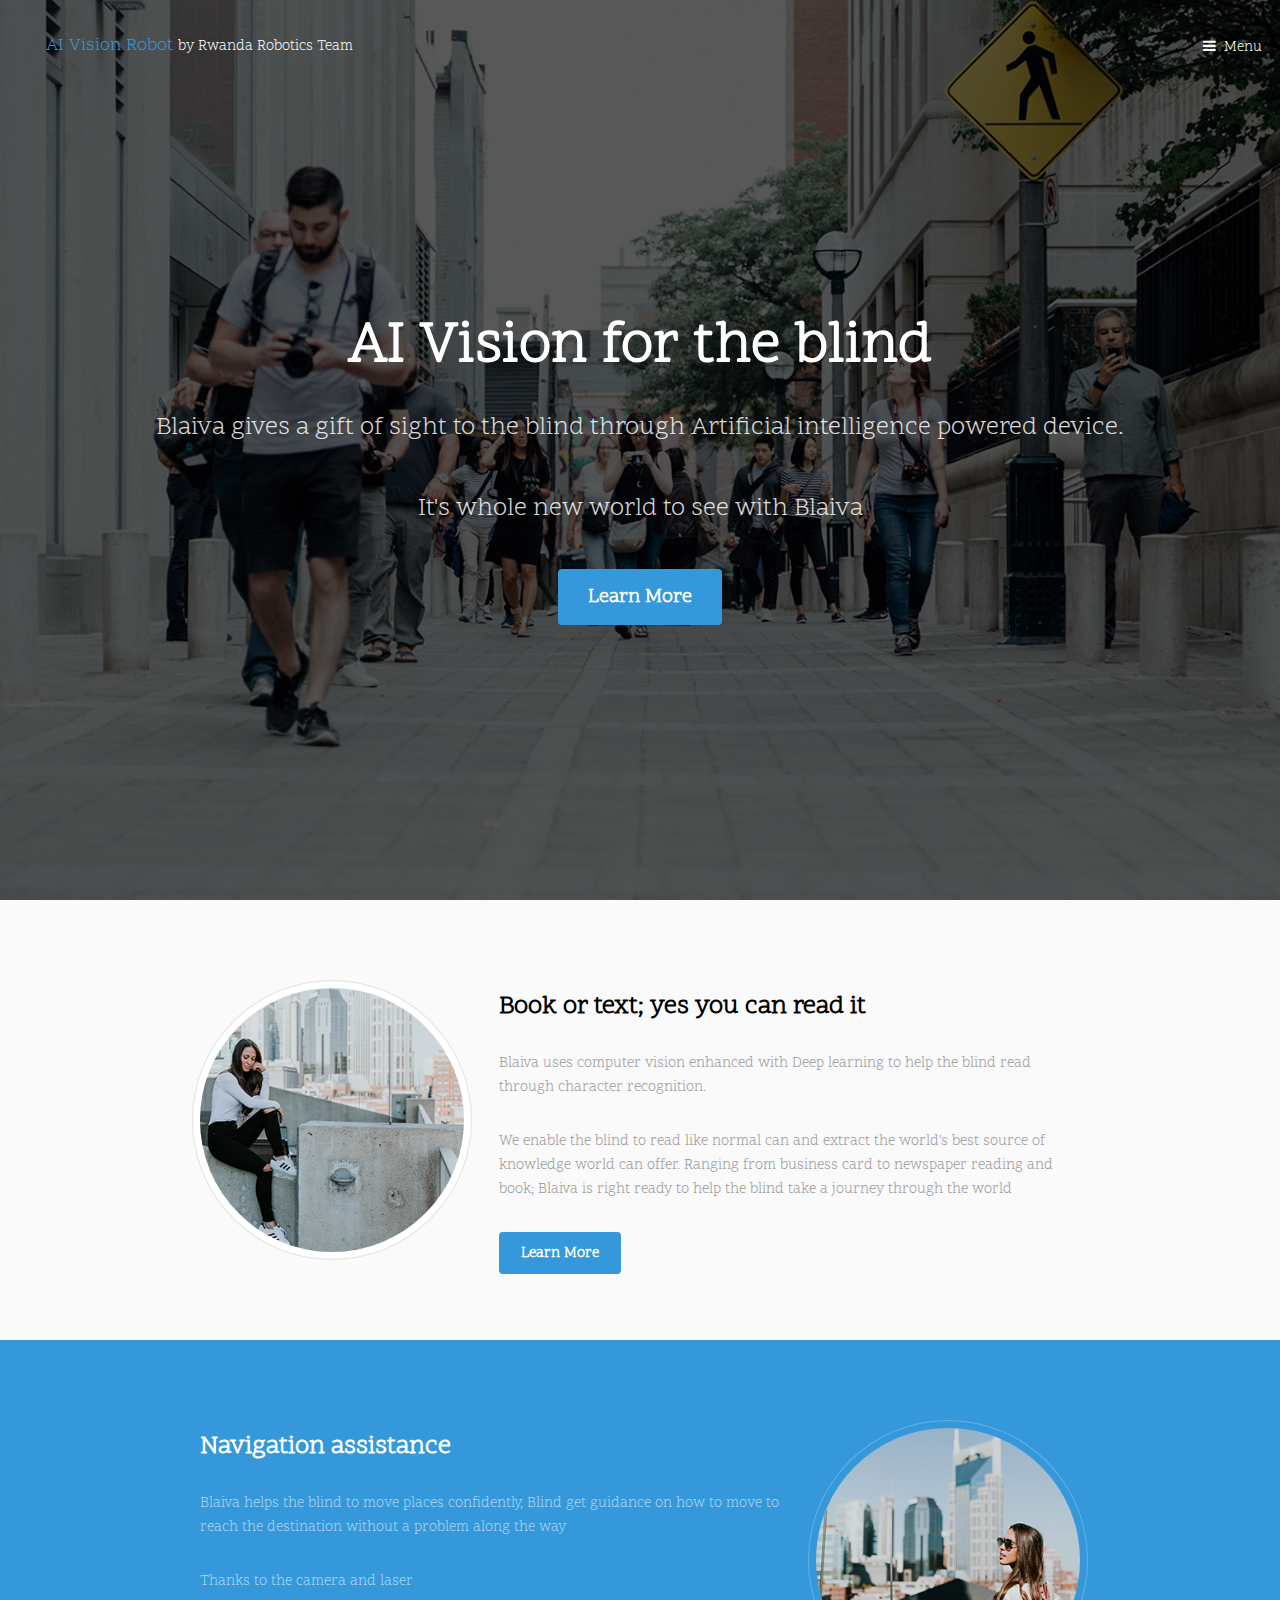
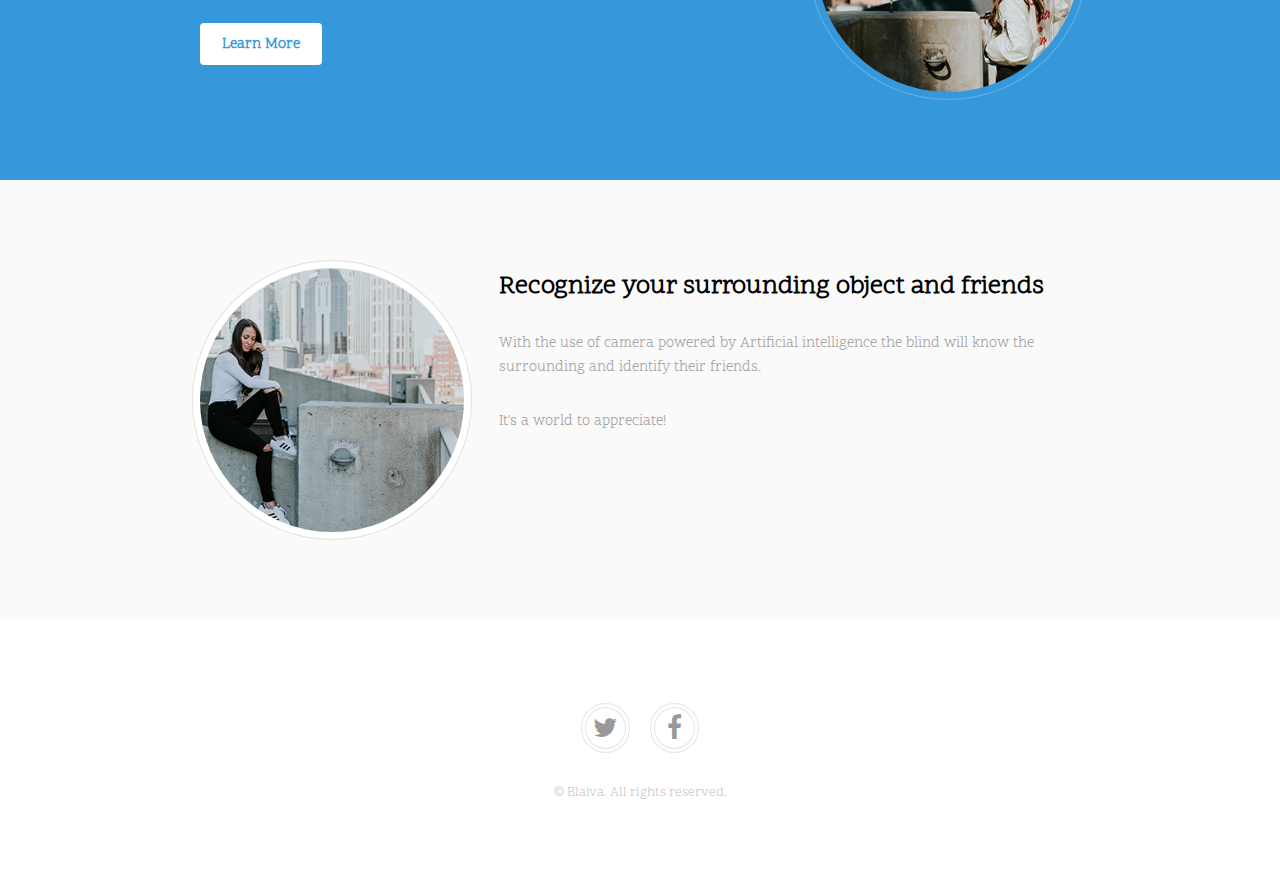
<file: index.html>
<!DOCTYPE HTML>
<html>
	<head>
		<title>Blaiva</title>
		<meta charset="utf-8" />
		<link rel="icon" href="blaiva.png">
		<meta name="viewport" content="width=device-width, initial-scale=1" />
		<link rel="stylesheet" 	href="assets/css/main.css" />
	</head>
	<body>

		<!-- Header -->
			<header id="header" class="alt">
				<div class="logo row">
					<a href="index.html">AI Vision Robot <span>by Rwanda Robotics Team</span></a>
					<!-- <img style="width: 200px; height: 0px" src="Blaiva.png" class="img-responsive"> -->
				</div>
				<a href="#menu">Menu</a>
			</header>

		<!-- Nav -->
		

			<!-- <nav id="menu">

				<ul class="links">
					<li><a href="index.html">Home</a></li>
					<li><a href="generic.html">Generic</a></li>
					<li><a href="elements.html">Elements</a></li>
				</ul>
			</nav> -->

		<!-- Banner -->
			<section id="banner">
				<div class="inner">
					<header>
						<h1>AI Vision for the blind</h1>
						<p>Blaiva gives a gift of sight to the blind through Artificial intelligence powered device.</p>

						<p>It's whole new world to see with Blaiva</p>
					</header>
					<a href="#main" class="button big scrolly">Learn More</a>
				</div>
			</section>

		<!-- Main -->
			<div id="main">

				<!-- Section -->
					<section class="wrapper style1">
						<div class="inner">
							<!-- 2 Columns -->
								<div class="flex flex-2">
									<div class="col col1">
										<div class="image round fit">
											<a href="generic.html" class="link"><img src="images/pic01.jpg" alt="" /></a>
										</div>
									</div>
									<div class="col col2">
										<h3>Book or text; yes you can read it</h3>
										<p>Blaiva uses computer vision enhanced with Deep learning to help the blind read through character recognition.</p>
										<p>We enable the blind to read like normal can and extract the world's best source of knowledge world can offer. Ranging from business card to newspaper reading and book; Blaiva is right ready to help the blind take a journey through the world</p>
										<a href="#" class="button">Learn More</a>
									</div>
								</div>
						</div>
					</section>

				<!-- Section -->
					<section class="wrapper style2">
						<div class="inner">
							<div class="flex flex-2">
								<div class="col col2">
									<h3>Navigation assistance</h3>

									<p>Blaiva helps the blind to move places confidently, Blind get guidance on how to move to reach the destination without a problem along the way</p>
									<p>Thanks to the camera and laser</p>
									<a href="#" class="button">Learn More</a>
								</div>
								<div class="col col1 first">
									<div class="image round fit">
										<a href="generic.html" class="link"><img src="images/pic02.jpg" alt="" /></a>
									</div>
								</div>
							</div>
						</div>
					</section>

				<!-- Section -->
					<section class="wrapper style1">
						<div class="inner">
							<!-- 2 Columns -->
								<div class="flex flex-2">
									<div class="col col1">
										<div class="image round fit">
											<a href="generic.html" class="link"><img src="images/pic01.jpg" alt="" /></a>
										</div>
									</div>
									<div class="col col2">
										<h3>Recognize your surrounding object and friends</h3>
										<p>With the use of camera powered by Artificial intelligence the blind will know the surrounding and identify their friends.</p>
										<p>It's a world to appreciate!</p>
									</div>
								</div>
						</div>
					</section>
				 <!-- Section -->
					<!-- <section class="wrapper style2">
						<div class="inner">
							<div class="flex flex-2">
								<div class="col col2">
									<h3></h3>

									<p>Blaiva helps the blind to move places confidently, Blind get guidance on how to move to reach the destination without a problem along the way</p>
									<p>Thanks to the camera and laser</p>
									<a href="#" class="button">Learn More</a>
								</div>
								<div class="col col1 first">
									<div class="image round fit">
										<a href="generic.html" class="link"><img src="images/pic02.jpg" alt="" /></a>
									</div>
								</div>
							</div>
						</div>
					</section> -->

				<!-- Section -->
					<!-- <section class="wrapper style1">
						<div class="inner">
							<header class="align-center">
								<h2>Aliquam ipsum purus dolor</h2>
								<p>Cras sagittis turpis sit amet est tempus, sit amet consectetur purus tincidunt.</p>
							</header>
							<div class="flex flex-3">
								<div class="col align-center">
									<div class="image round fit">
										<img src="images/pic03.jpg" alt="" />
									</div>
									<p>Sed congue elit malesuada nibh, a varius odio vehicula aliquet. Aliquam consequat, nunc quis sollicitudin aliquet. </p>
									<a href="#" class="button">Learn More</a>
								</div>
								<div class="col align-center">
									<div class="image round fit">
										<img src="images/pic05.jpg" alt="" />
									</div>
									<p>Sed congue elit malesuada nibh, a varius odio vehicula aliquet. Aliquam consequat, nunc quis sollicitudin aliquet. </p>
									<a href="#" class="button">Learn More</a>
								</div>
								<div class="col align-center">
									<div class="image round fit">
										<img src="images/pic04.jpg" alt="" />
									</div>
									<p>Sed congue elit malesuada nibh, a varius odio vehicula aliquet. Aliquam consequat, nunc quis sollicitudin aliquet. </p>
									<a href="#" class="button">Learn More</a>
								</div>
							</div>
						</div>
					</section> -->

			</div>

		<!-- Footer -->
			<footer id="footer">
				<div class="copyright">
					<ul class="icons">
						<li><a href="https://web.facebook.com/Blaiva-1074866389320658/" class="icon fa-twitter"><span class="label">Twitter</span></a></li>
						<li><a href="https://web.facebook.com/Blaiva-1074866389320658/" class="icon fa-facebook"><span class="label">Facebook</span></a></li>
						<!-- <li><a href="#" class="icon fa-instagram"><span class="label">Instagram</span></a></li> -->
						<!-- <li><a href="#" class="icon fa-snapchat"><span class="label">Snapchat</span></a></li> -->
					</ul>
					<p>&copy; Blaiva. All rights reserved.</p>
				</div>
			</footer>

		<!-- Scripts -->
			<script src="assets/js/jquery.min.js"></script>
			<script src="assets/js/jquery.scrolly.min.js"></script>
			<script src="assets/js/jquery.scrollex.min.js"></script>
			<script src="assets/js/skel.min.js"></script>
			<script src="assets/js/util.js"></script>
			<script src="assets/js/main.js"></script>

	</body>
</html>
</file>
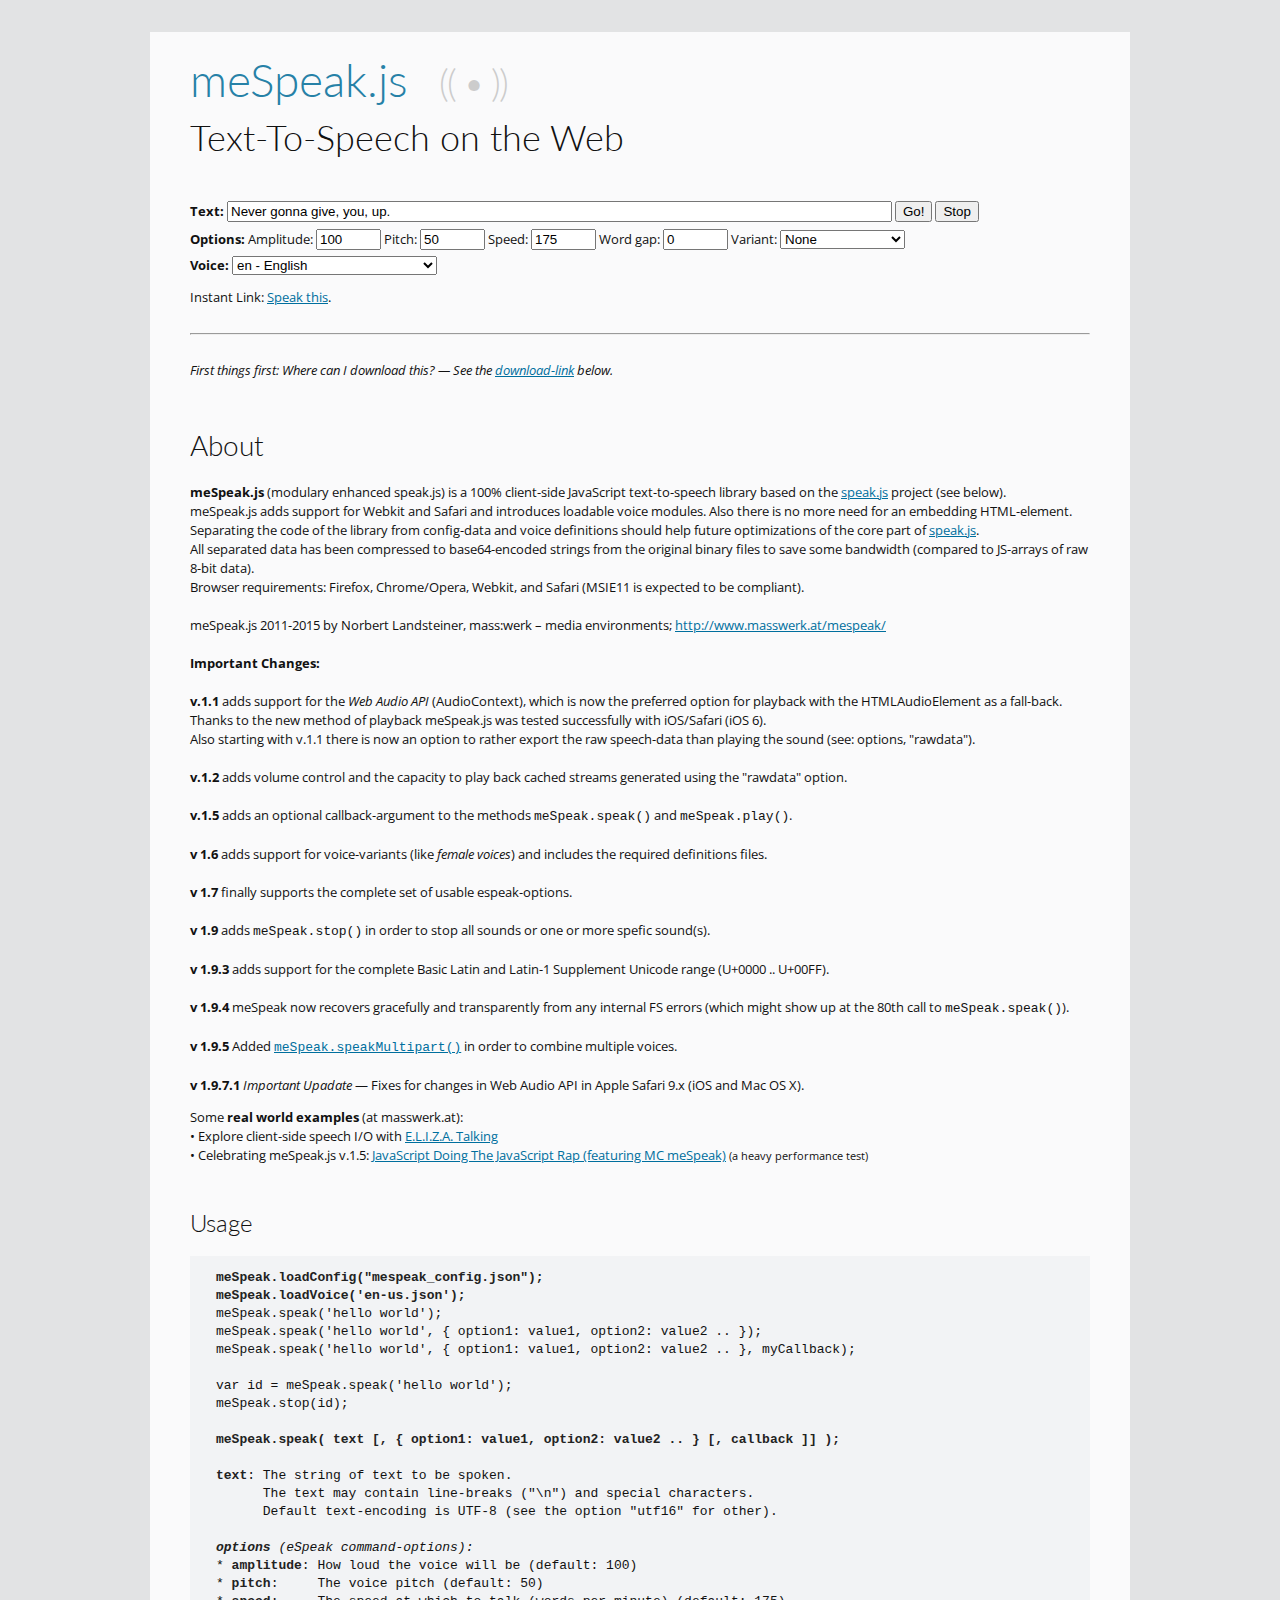
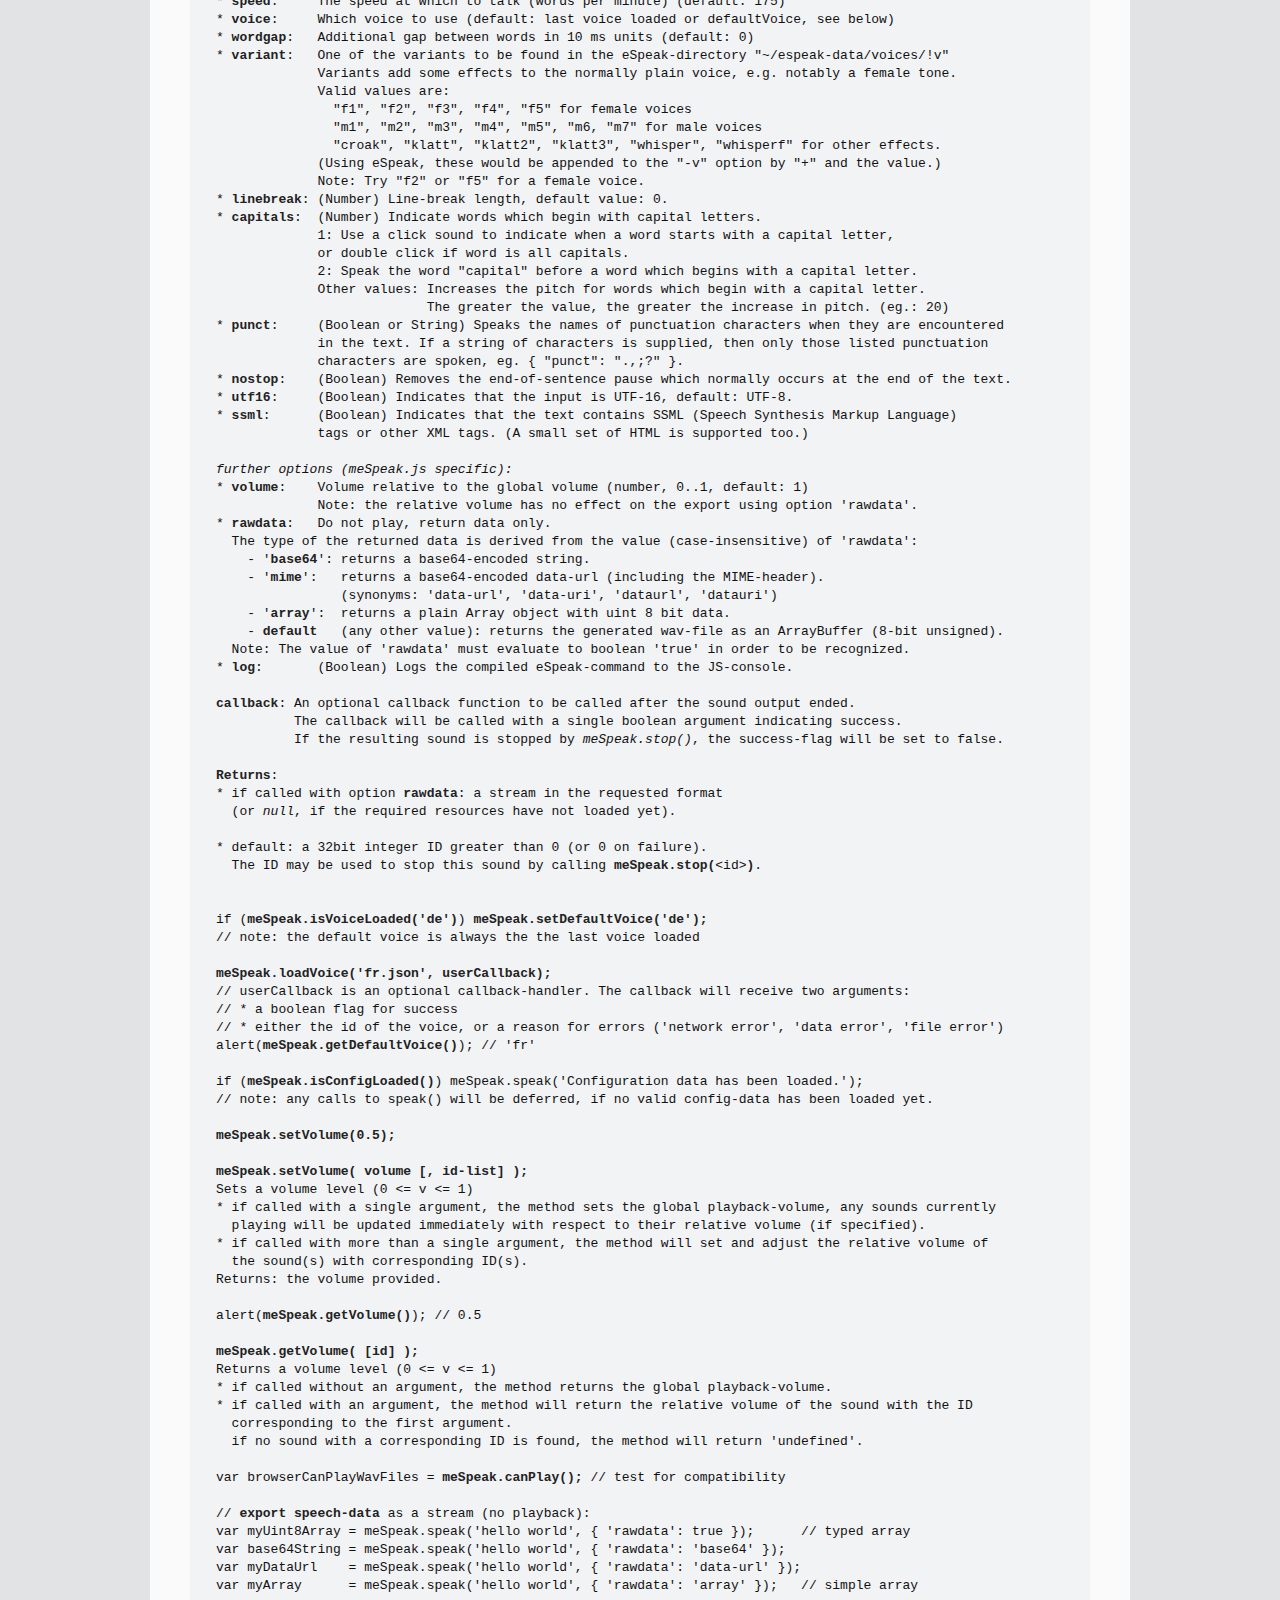
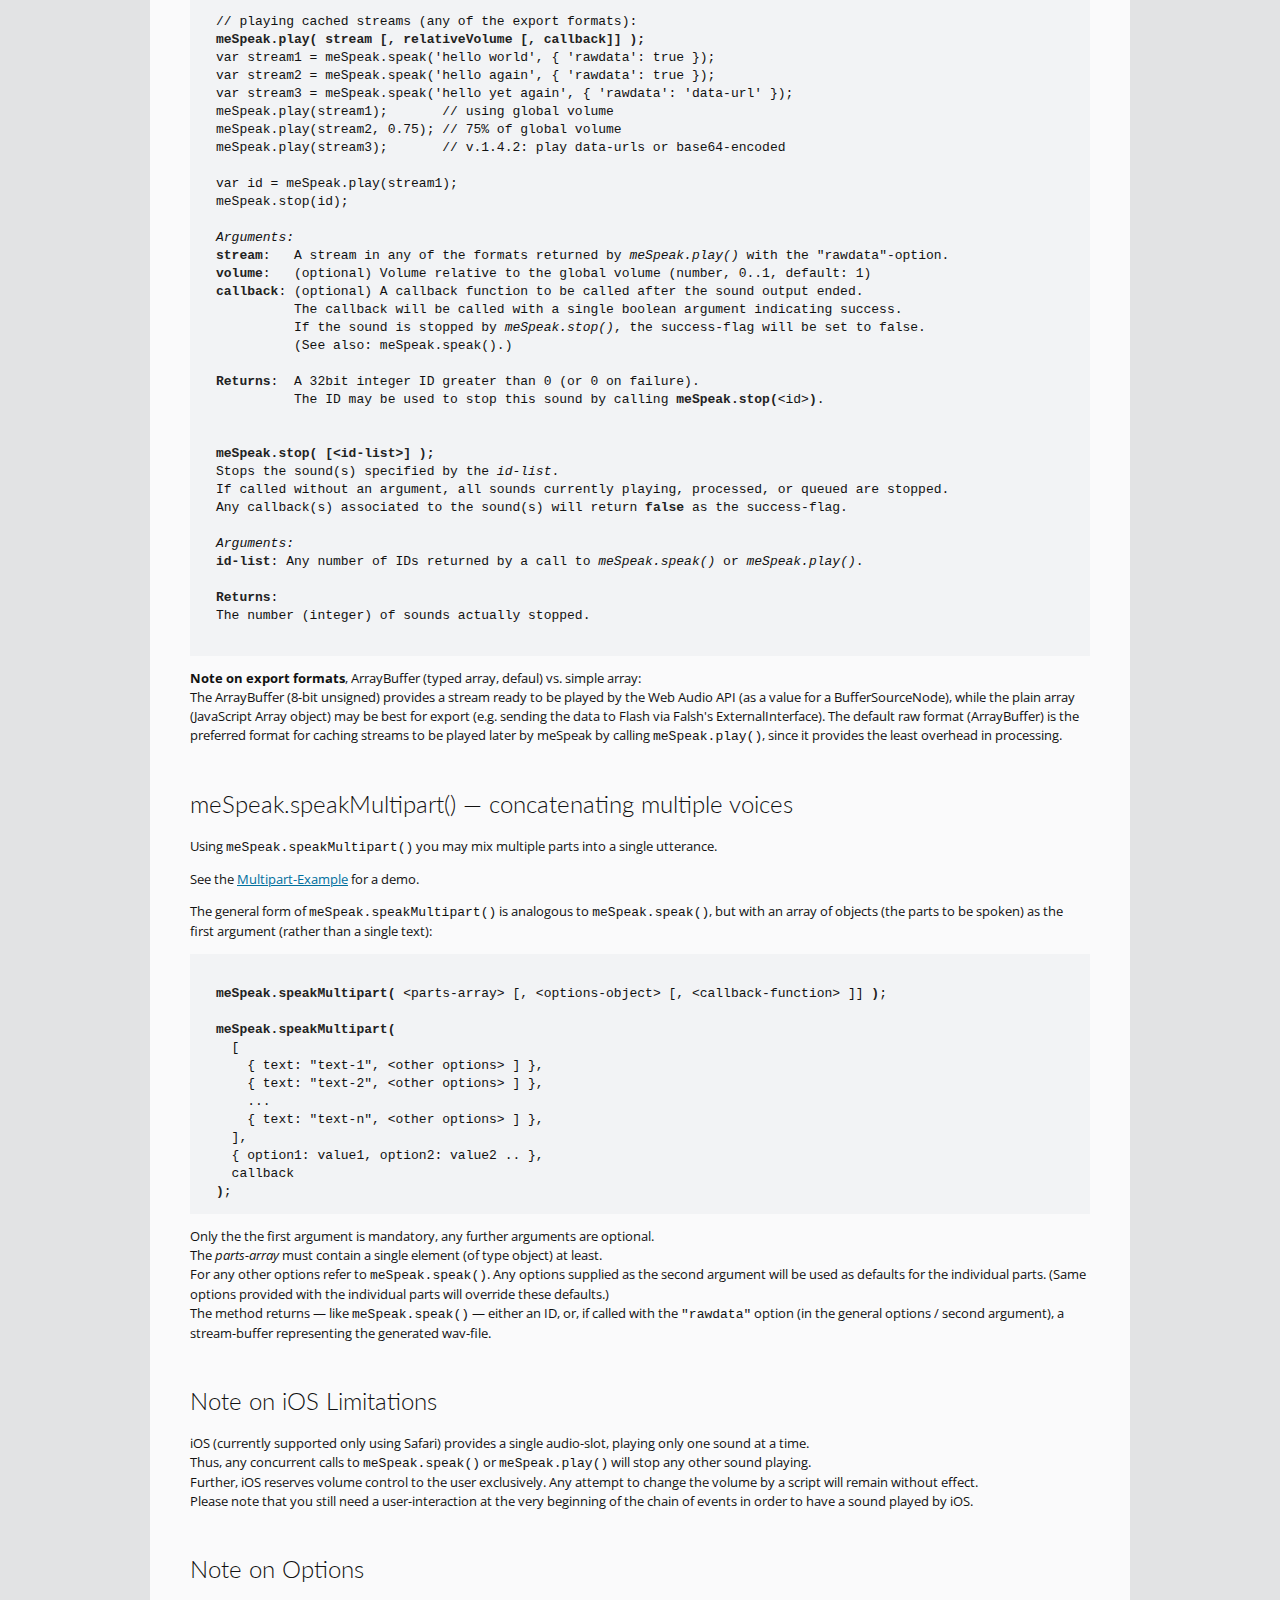
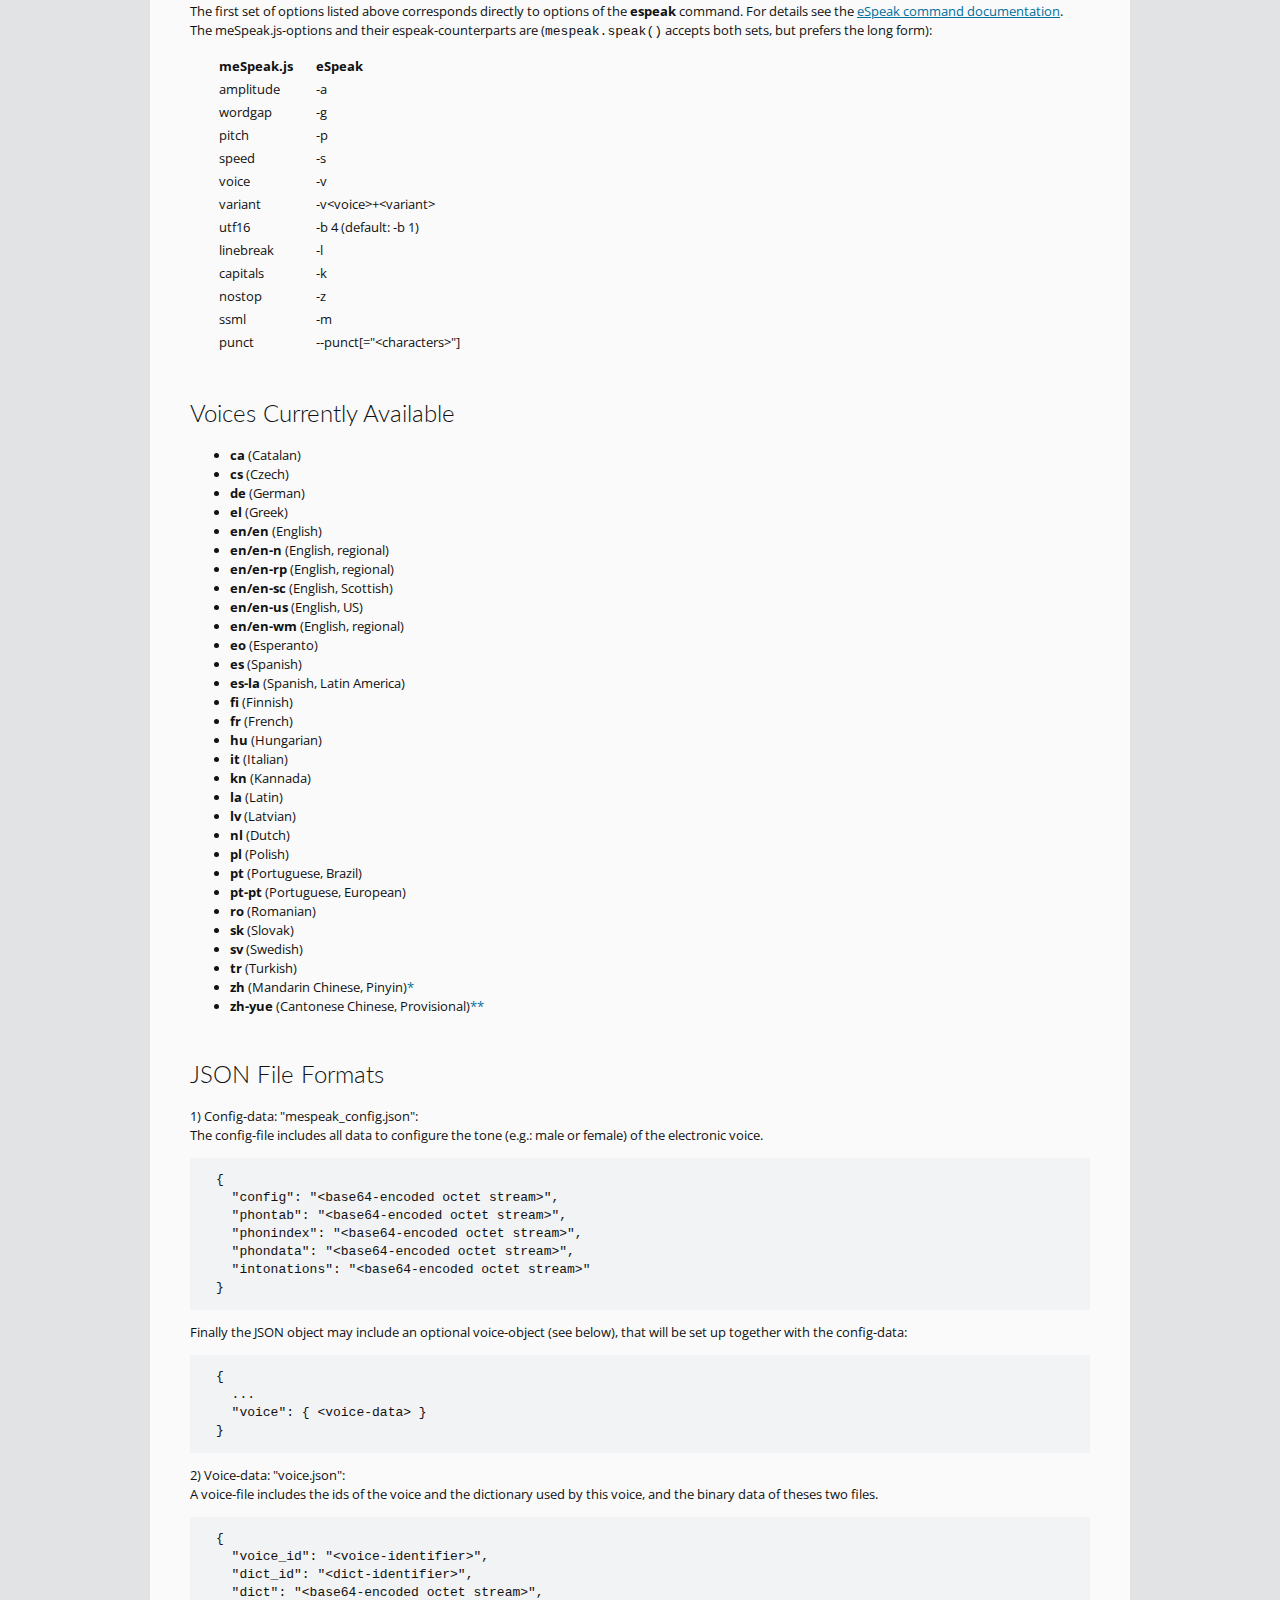
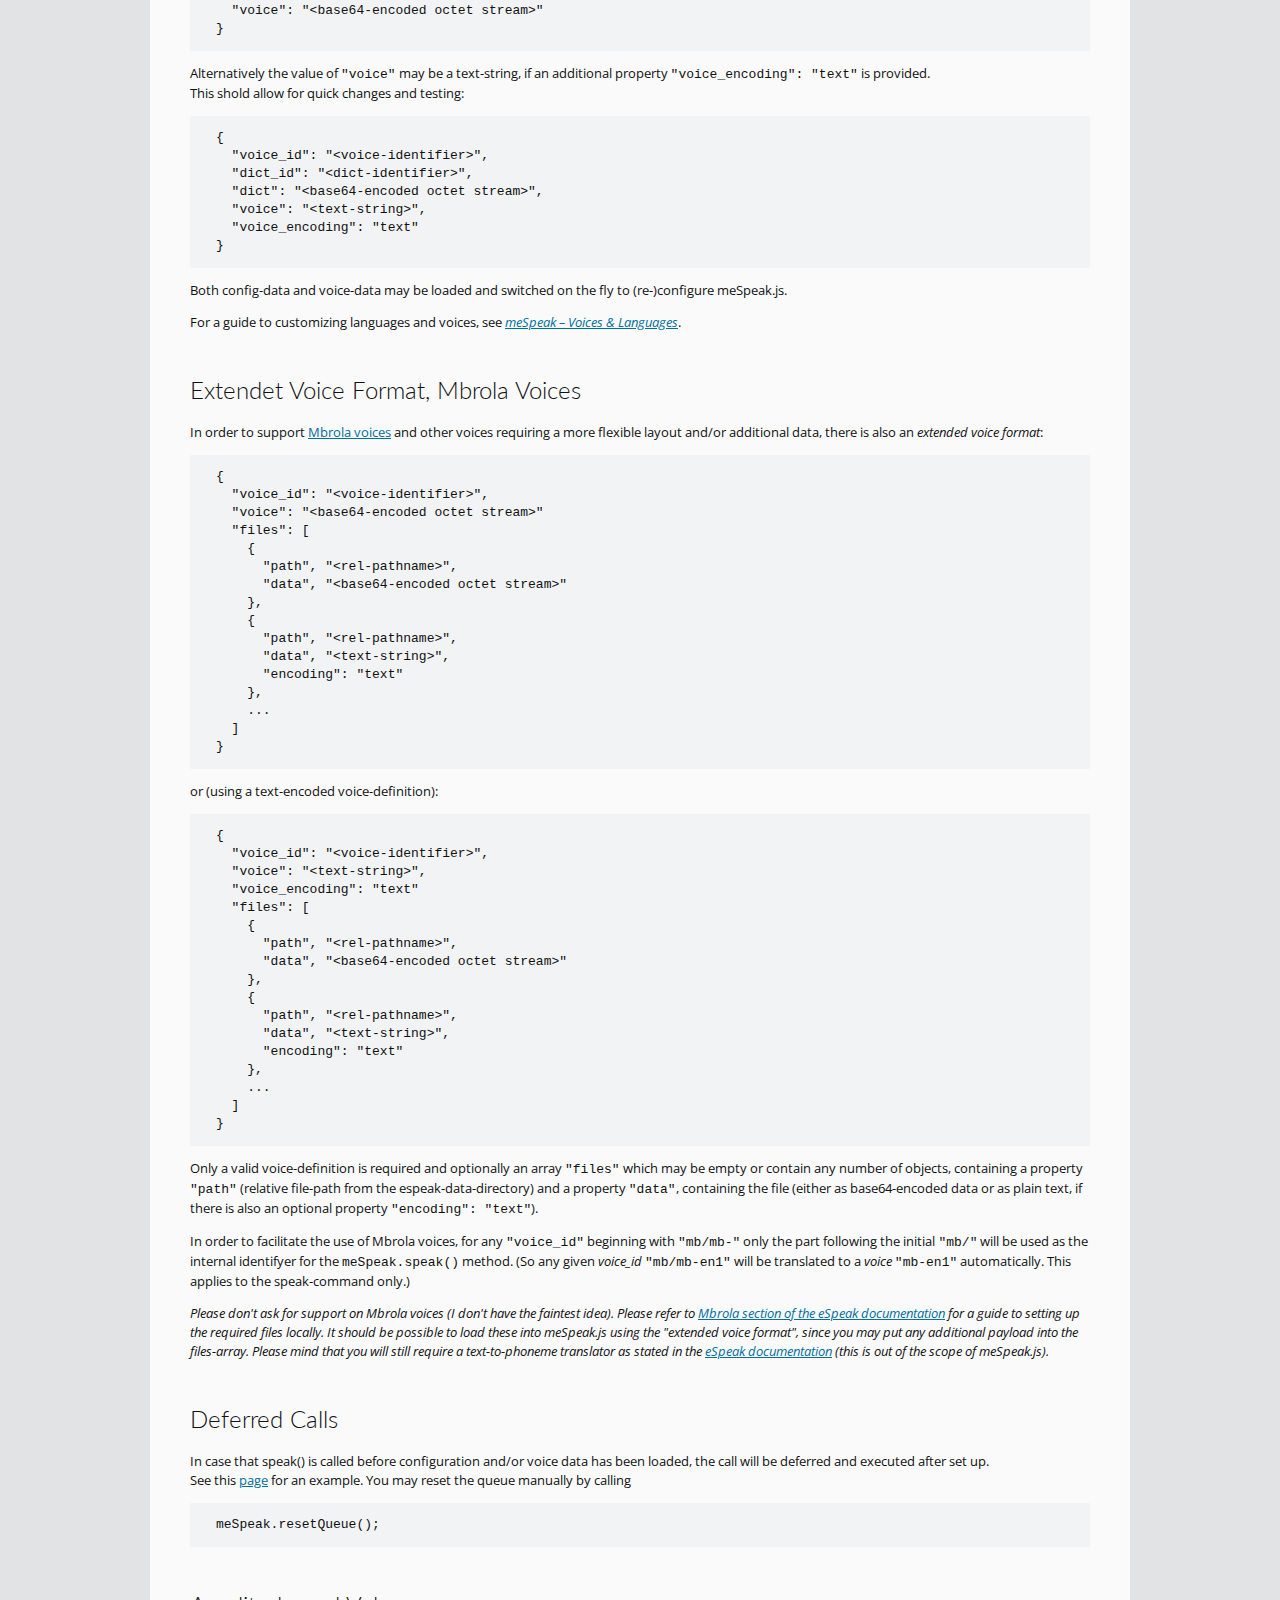
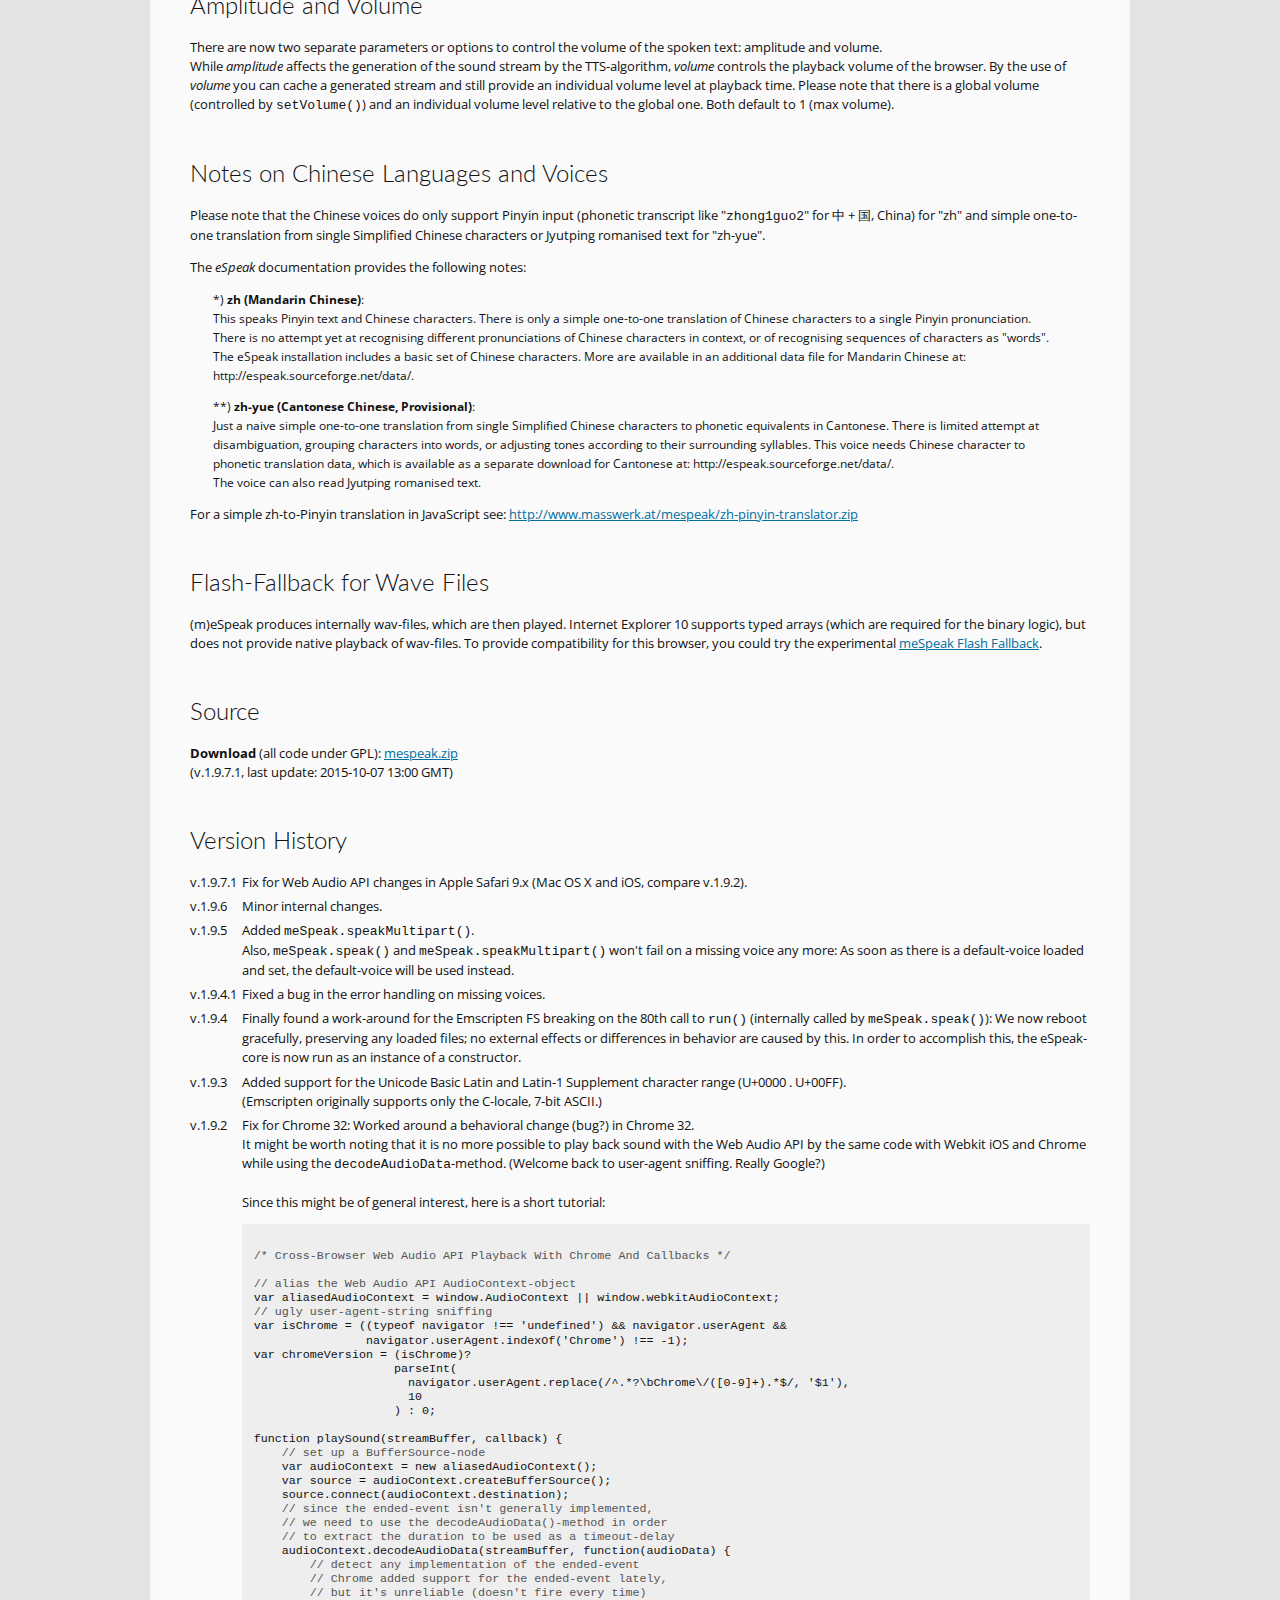
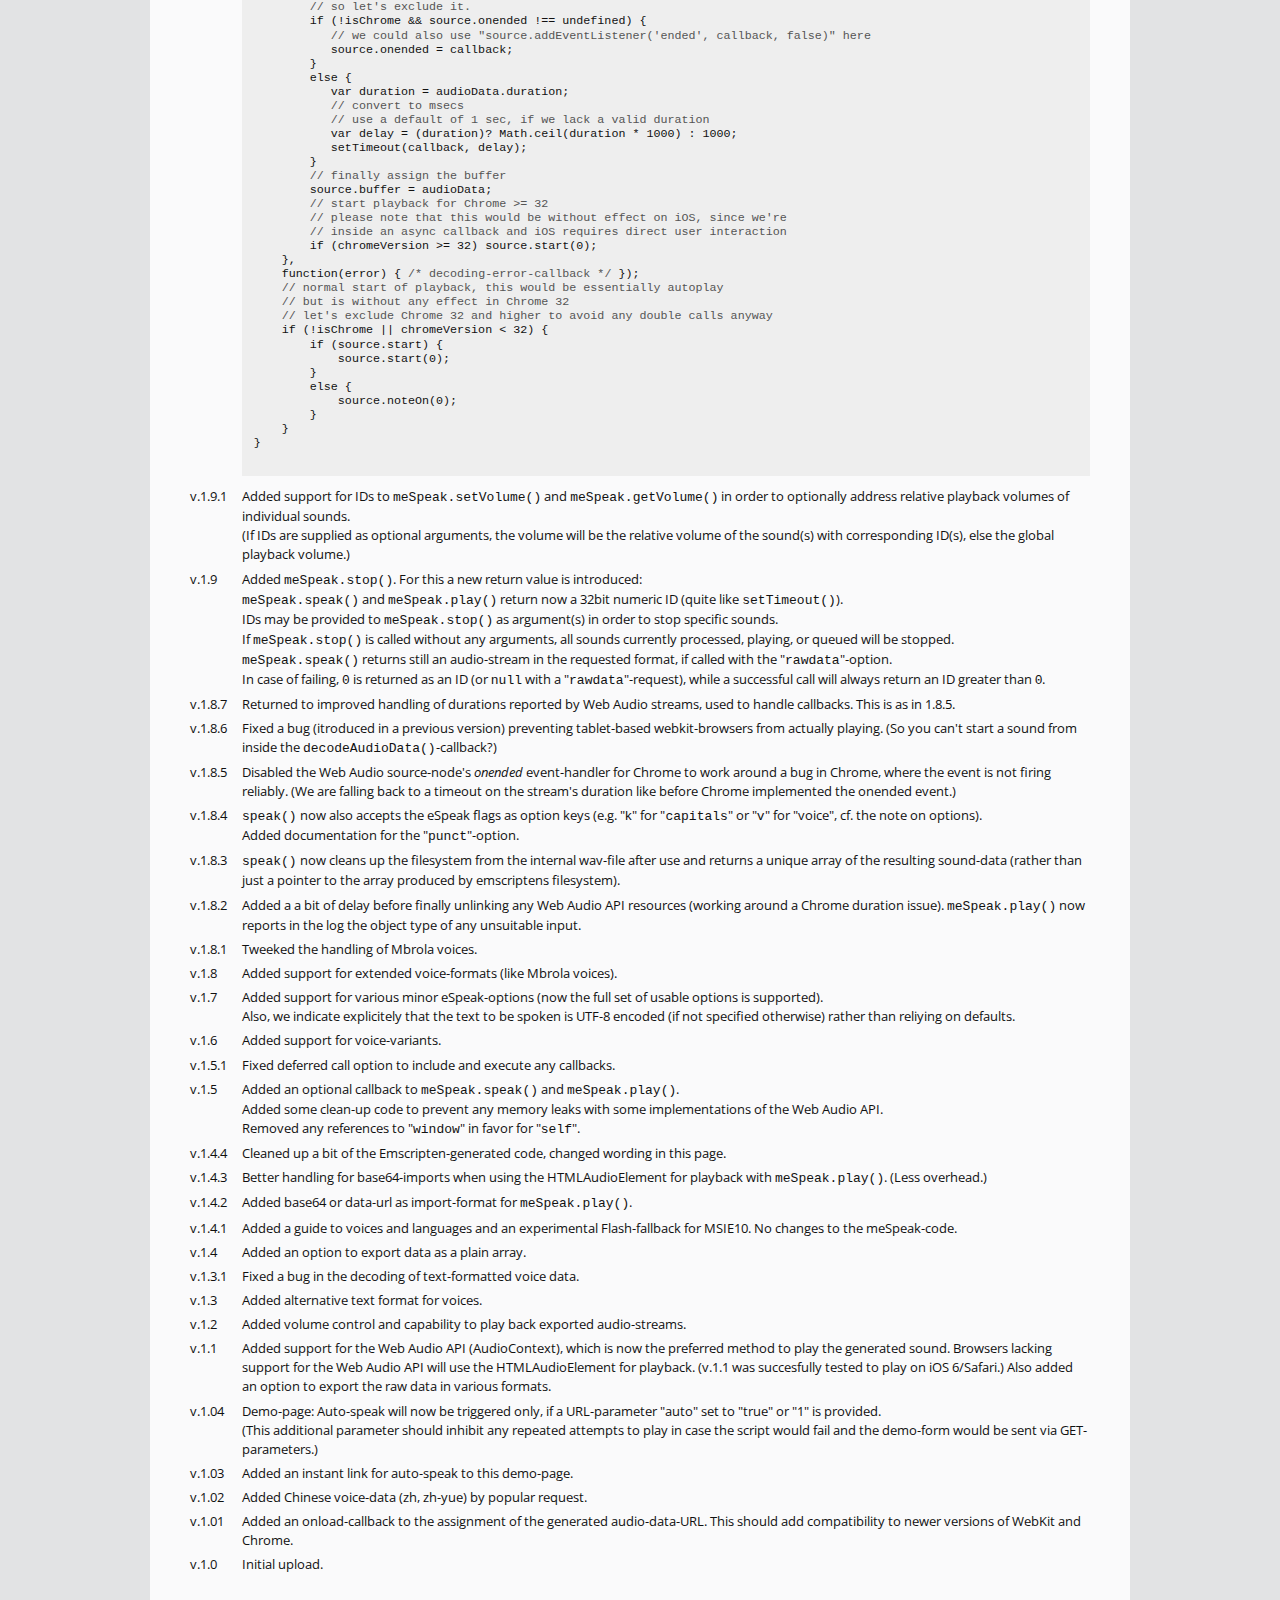
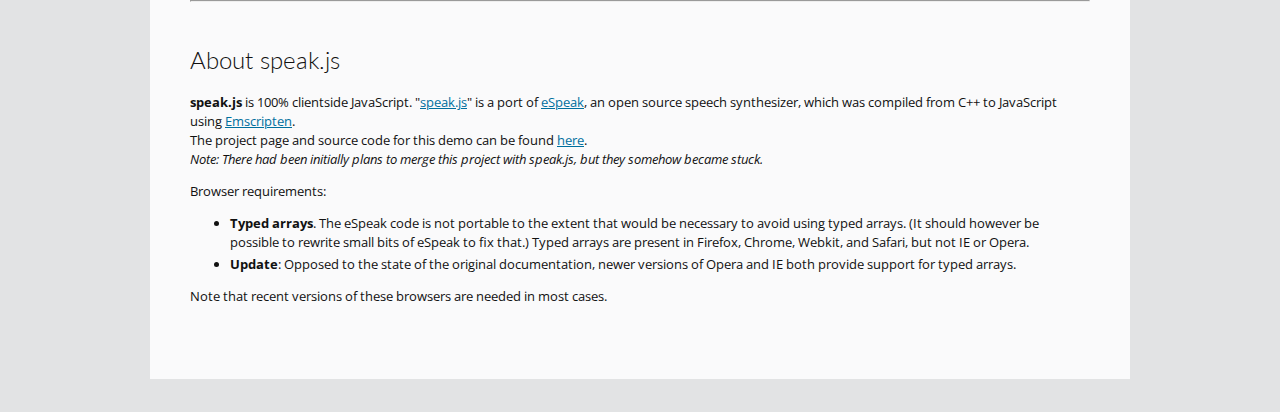
<file: assets/js/mespeak/index.html>
<!DOCTYPE html>
<html lang="en">
<head>
  <title>meSpeak.js: Text-to-Speech on the Web</title>
  <meta name="description" content="meSpeak.js (modulary enhanced speak.js) is a 100% client-side JavaScript text-to-speech library based on the speak.js project." />
  <link href="http://fonts.googleapis.com/css?family=Open+Sans&amp;subset=latin" rel="stylesheet" type="text/css" />
  <link href="http://fonts.googleapis.com/css?family=Lato:300&amp;subset=latin" rel="stylesheet" type="text/css" />

  <script>
    // This demo is licensed under the GNU GPL.
  </script>
  <script type="text/javascript" src="mespeak.js"></script>
  <script type="text/javascript">
    meSpeak.loadConfig("mespeak_config.json");
    meSpeak.loadVoice("voices/en/en.json");
  
    function loadVoice(id) {
      var fname="voices/"+id+".json";
      meSpeak.loadVoice(fname, voiceLoaded);
    }
  
    function voiceLoaded(success, message) {
      if (success) {
        alert("Voice loaded: "+message+".");
      }
      else {
        alert("Failed to load a voice: "+message);
      }
    }
    
    /*
      auto-speak glue:
      additional functions for generating a link and parsing any url-params provided for auto-speak
    */
    
    var formFields = ['text','amplitude','wordgap','pitch','speed'];
    
    function autoSpeak() {
      // checks url for speech params, sets and plays them, if found.
      // also adds eventListeners to update a link with those params using current values
      var i,l,n,params,pairs,pair,
          speakNow=null,
          useDefaultVoice=true,
          q=document.location.search,
          f=document.getElementById('speakData'),
          s1=document.getElementById('variantSelect'),
          s2=document.getElementById('voiceSelect');
      if (!f || !s2) return; // form and/or select not found
      if (q.length>1) {
        // parse url-params
        params={};
        pairs=q.substring(1).split('&');
        for (i=0, l=pairs.length; i<l; i++) {
          pair=pairs[i].split('=');
          if (pair.length==2) params[pair[0]]=decodeURIComponent(pair[1]);
        }
        // insert params into the form or complete them from defaults in form
        for (i=0, l=formFields.length; i<l; i++) {
          n=formFields[i];
          if (params[n]) {
            f.elements[n].value=params[n];
          }
          else {
            params[n]=f.elements[n].value;
          }
        }
        if (params.variant) {
          for (i=0, l=s1.options.length; i<l; i++) {
          	if (s1.options[i].value==params.variant) {
          	  s1.selectedIndex=i;
          	  break;
          	}
          }
        }
        else {
          params.variant='';
        }
        // compile a function to speak with given params for later use
        // play only, if param "auto" is set to "true" or "1"
        if (params.auto=='true' || params.auto=='1') {
          speakNow = function() {
            meSpeak.speak(params.text, {
              amplitude: params.amplitude,
              wordgap: params.wordgap,
              pitch: params.pitch,
              speed: params.speed,
              variant: params.variant
            });
          };
        }
        // check for any voice specified by the params (other than the default)
        if (params.voice && params.voice!=s2.options[s2.selectedIndex].value) {
          // search selected voice in selector
          for (i=0, l=s2.options.length; i<l; i++) {
            if (s2.options[i].value==params.voice) {
              // voice found: adjust the form, load voice-data and provide a callback to speak
              s2.selectedIndex=i;
              meSpeak.loadVoice('voices/'+params.voice+'.json', function(success, message) {
                if (success) {
                  if (speakNow) setTimeout(speakNow, 10);
                }
                else {
                  if (window.console) console.log('Failed to load requested voice: '+message);
                }
              });
              useDefaultVoice=false;
              break;
            }
          }
        }
        // standard voice: speak (deferred until config is loaded)
        if (speakNow && useDefaultVoice) speakNow();
      }
      // initial url-processing done, add eventListeners for updating the link
      for (i=0, l=formFields.length; i<l; i++) {
        f.elements[formFields[i]].addEventListener('change', updateSpeakLink, false);
      }
      s1.addEventListener('change', updateSpeakLink, false);
      s2.addEventListener('change', updateSpeakLink, false);
      // finally, inject a link with current values into the page
      updateSpeakLink();
    }
    
    function updateSpeakLink() {
      // injects a link for auto-execution using current values into the page
      var i,l,n,f,s,v,url,el,params=new Array();
      // collect values from form
      f=document.getElementById('speakData');
      for (i=0, l=formFields.length; i<l; i++) {
        n=formFields[i];
        params.push(n+'='+encodeURIComponent(f.elements[n].value));
      }
      // get variant
      s=document.getElementById('variantSelect');
      if (s.selectedIndex>=0) params.push('variant='+s.options[s.selectedIndex].value);
      // get current voice, default to 'en/en' as a last resort
      s=document.getElementById('voiceSelect');
      if (s.selectedIndex>=0) v=s.options[s.selectedIndex].value;
      if (!v) v=meSpeak.getDefaultVoice() || 'en/en';
      params.push('voice='+encodeURIComponent(v));
      params.push('auto=true');
      // assemble the url and add it as GET-link to the page
      url='?'+params.join('&');
      url=url.replace(/&/g, '&amp;').replace(/</g, '&lt;').replace(/>/g, '&gt;').replace(/\"/g, '&quot;');
      el=document.getElementById('linkdisplay');
      if (el) el.innerHTML='Instant Link: <a href="'+url+'">Speak this</a>.';
    }
    
    // trigger auto-speak at DOMContentLoaded
    if (document.addEventListener) document.addEventListener( "DOMContentLoaded", autoSpeak, false );
    
    /*
      end of auto-speak glue
    */

  </script>

<style type="text/css">
	html
	{
		margin: 0;
		padding: 2em 1.5em 4.5em 1.5em;
		background-color: #e2e3e4;
	}
	body
	{
		max-width: 900px;
		padding: 2px 40px 60px 40px;
		margin: 0 auto 0 auto;
		background-color: #fafafb;
		color: #111;
		font-family: 'Open Sans',sans-serif;
		font-size: 13px;
		line-height: 19px;
	}
	h1,h2,h3
	{
		font-family: 'Lato',sans-serif;
		font-weight: 300;
	}
	h1 {
		font-size: 46px;
		line-height: 46px;
		color: #2681a7;
		margin-top: 0.5em;
		margin-bottom: 0.5em;
		padding: 0;
	}
	h2
	{
		font-size: 36px;
		color: #111;
		margin-top: 0;
		margin-bottom: 1.5em;
		clear: both;
	}
	h3
	{
		font-size: 24px;
		color: #111;
		margin-top: 2em;
	}
	h1 span.pict { font-size: 38px; color: #ccc; margin-left: 0.5em; letter-spacing: -2px; }
	h3.about { font-size: 28px; }
	form p
	{
		margin-top: 0.5em;
		margin-bottom: 0.5em;
	}
	p.codesample
	{
		margin: 1em 0;
		padding: 1em 0 1em 2em;
		white-space: pre;
		font-family: monospace;
		line-height: 18px;
		background-color: #f2f3f5;
		color: #111;
	}
	p.codesample strong { color: #222; }
	hr.separator
	{
		margin-top: 2em;
		margin-bottom: 2em;
	}
	blockquote.note
	{
		margin-left: 2em;
		font-size: 90%;
	}
	a.noteLink { text-decoration: none; }
	ul.bottomMargin li { margin-bottom: 0.2em; }
	dl.history dt
	{
		font-weight: normal;
		font-variant: normal;
		float: left;
		vertical-align: top;
		clear: both;
	}
	dl.history dd
	{
		vertical-align: top;
		margin-left: 4em;
		margin-bottom: 0.4em;
	}
	table.opttable { margin-left: 2em; }
	table.opttable td { white-space: nowrap; }
	table.opttable td:first-child { padding-right: 1.5em; }
	p.history_codesample
	{
		padding: 1em;
		white-space: pre;
		font-family: monospace;
		font-size: 90%;
		line-height: 120%;
		background-color: #eee;
	}
	p.history_codesample span.comment { color: #555; }
	a { color: #006f9e; }
	a:hover,a:focus { color: #2681a7; }
	a:active { color: #cd360e; }
</style>
</head>
<body>
  <h1>meSpeak.js <span class="pict">(( &bull; ))</span></h1>
  <h2>Text-To-Speech on the Web</h2>
  <form id="speakData" onsubmit="meSpeak.speak(text.value, { amplitude: amplitude.value, wordgap: wordgap.value, pitch: pitch.value, speed: speed.value, variant: variant.options[variant.selectedIndex].value }); return false">
    <p><strong>Text:</strong> <input type="text" name="text" size=80 value="Never gonna give, you, up." />
    <input type="submit" value="Go!" />
    <input type="button" value="Stop" onclick="meSpeak.stop(); return true;" /></p>
    <p><strong>Options:</strong>
    Amplitude: <input type="text" name="amplitude" size=5 value="100" />
    Pitch: <input type="text" name="pitch" size=5 value="50" />
    Speed: <input type="text" name="speed" size=5 value="175" />
    Word gap: <input type="text" name="wordgap" size=5 value="0" />
    Variant: <select name="variant" id="variantSelect">
    	<option value="" selected>None</option>
    	<option value="f1">f1 (female 1)</option>
    	<option value="f2">f2 (female 2)</option>
    	<option value="f3">f3 (female 3)</option>
    	<option value="f4">f4 (female 4)</option>
    	<option value="f5">f5 (female 5)</option>
    	<option value="m1">m1 (male 1)</option>
    	<option value="m2">m2 (male 2)</option>
    	<option value="m3">m3 (male 3)</option>
    	<option value="m4">m4 (male 4)</option>
    	<option value="m5">m5 (male 5)</option>
    	<option value="m6">m6 (male 6)</option>
    	<option value="m7">m7 (male 7)</option>
    	<option value="croak">croak</option>
    	<option value="klatt">klatt</option>
    	<option value="klatt2">klatt2</option>
    	<option value="klatt3">klatt3</option>
    	<option value="whisper">whisper</option>
    	<option value="whisperf">whisperf (female)</option>
    </select></p>
  </form>
  <form onsubmit="return false">
    <p><strong>Voice:</strong> <select id="voiceSelect"  onchange="loadVoice(this.options[this.selectedIndex].value);">
    	<option value="ca">ca - Catalan</option>
		<option value="cs">cs - Czech</option>
		<option value="de">de - German</option>
		<option value="el">el - Greek</option>
		<option value="en/en" selected="selected">en - English</option>
		<option value="en/en-n">en-n - English, regional</option>
		<option value="en/en-rp">en-rp - English, regional</option>
		<option value="en/en-sc">en-sc - English, Scottish</option>
		<option value="en/en-us">en-us - English, US</option>
		<option value="en/en-wm">en-wm - English, regional</option>
		<option value="eo">eo - Esperanto</option>
		<option value="es">es - Spanish</option>
		<option value="es-la">es-la - Spanish, Latin America</option>
		<option value="fi">fi - Finnish</option>
		<option value="fr">fr - French</option>
		<option value="hu">hu - Hungarian</option>
		<option value="it">it - Italian</option>
		<option value="kn">kn - Kannada</option>
		<option value="la">la - Latin</option>
		<option value="lv">lv - Latvian</option>
		<option value="nl">nl - Dutch</option>
		<option value="pl">pl - Polish</option>
		<option value="pt">pt - Portuguese, Brazil</option>
		<option value="pt-pt">pt-pt - Portuguese, European</option>
		<option value="ro">ro - Romanian</option>
		<option value="sk">sk - Slovak</option>
		<option value="sv">sv - Swedish</option>
		<option value="tr">tr - Turkish</option>
		<option value="zh">zh - Mandarin Chinese (Pinyin)</option>
		<option value="zh-yue">zh-yue - Cantonese Chinese</option>
	</select></p>
  </form>
  <p id="linkdisplay"></p>
  <hr class="separator" />
  <p><em>First things first: Where can I download this? &mdash; See the <a href="#download">download-link</a> below.</em></p>
  <h3 class="about">About</h3>
  <p>
  	<strong>meSpeak.js</strong> (modulary enhanced speak.js) is a 100% client-side JavaScript text-to-speech library based on the <a href="http://syntensity.com/static/espeak.html" target="_blank">speak.js</a> project (see below).<br />
  	meSpeak.js adds support for Webkit and Safari and introduces loadable voice modules. Also there is no more need for an embedding HTML-element.<br />
  	Separating the code of the library from config-data and voice definitions should help future optimizations of the core part of <a href="http://syntensity.com/static/espeak.html" target="_blank">speak.js</a>.<br />
  	All separated data has been compressed to base64-encoded strings from the original binary files to save some bandwidth (compared to JS-arrays of raw 8-bit data).<br />
  	Browser requirements: Firefox, Chrome/Opera, Webkit, and Safari (MSIE11 is expected to be compliant).<br /><br />
  	meSpeak.js 2011-2015 by Norbert Landsteiner, mass:werk &ndash; media environments; <a href="http://www.masswerk.at/mespeak/">http://www.masswerk.at/mespeak/</a><br /><br />
  	<strong>Important Changes:</strong><br /><br />
  	<strong>v.1.1</strong> adds support for the <em>Web Audio API</em> (AudioContext), which is now the preferred option for playback with the HTMLAudioElement as a fall-back.<br />Thanks to the new method of playback meSpeak.js was tested successfully with iOS/Safari (iOS 6).<br />
  	Also starting with v.1.1 there is now an option to rather export the raw speech-data than playing the sound (see: options, &quot;rawdata&quot;).<br /><br />
  	<strong>v.1.2</strong> adds volume control and the capacity to play back cached streams generated using the &quot;rawdata&quot; option.<br /><br />
  	<strong>v.1.5</strong> adds an optional callback-argument to the methods <tt>meSpeak.speak()</tt> and <tt>meSpeak.play()</tt>.<br /><br />
  	<strong>v 1.6</strong> adds support for voice-variants (like <em>female voices</em>) and includes the required definitions files.<br /><br />
  	<strong>v 1.7</strong> finally supports the complete set of usable espeak-options.<br /><br />
  	<strong>v 1.9</strong> adds <tt>meSpeak.stop()</tt> in order to stop all sounds or one or more spefic sound(s).<br /><br />
  	<strong>v 1.9.3</strong> adds support for the complete Basic Latin and Latin-1 Supplement Unicode range (U+0000 .. U+00FF).<br /><br />
  	<strong>v 1.9.4</strong> meSpeak now recovers gracefully and transparently from any internal FS errors (which might show up at the 80th call to <tt>meSpeak.speak()</tt>).<br /><br />
  	<strong>v 1.9.5</strong> Added <tt><a href="multipartExample.html">meSpeak.speakMultipart()</a></tt> in order to combine multiple voices.<br /><br />
  	<strong>v 1.9.7.1</strong> <em>Important Upadate</em> &mdash; Fixes for changes in Web Audio API in Apple Safari 9.x (iOS and Mac OS X).
  </p>
  <p>Some <strong>real world examples</strong> (at masswerk.at):<br />
    &bull; Explore client-side speech I/O with <a href="http://www.masswerk.at/eliza/" target="_blank">E.L.I.Z.A. Talking</a><br />
    &bull; Celebrating meSpeak.js v.1.5: <a href="http://www.masswerk.at/mespeak/rap/" target="_blank">JavaScript Doing The JavaScript Rap (featuring MC meSpeak)</a> <small>(a heavy performance test)</small>
  </p>
  
  <h3>Usage</h3>
  <p class="codesample"><strong>meSpeak.loadConfig(&quot;mespeak_config.json&quot;);</strong>
<strong>meSpeak.loadVoice('en-us.json');</strong>
meSpeak.speak('hello world');
meSpeak.speak('hello world', { option1: value1, option2: value2 .. });
meSpeak.speak('hello world', { option1: value1, option2: value2 .. }, myCallback);

var id = meSpeak.speak('hello world');
meSpeak.stop(id);

<strong>meSpeak.speak( text [, { option1: value1, option2: value2 .. } [, callback ]] );</strong>

<strong>text</strong>: The string of text to be spoken.
      The text may contain line-breaks (&quot;\n&quot;) and special characters.
      Default text-encoding is UTF-8 (see the option &quot;utf16&quot; for other).

<em><strong>options</strong> (eSpeak command-options):</em>
* <strong>amplitude</strong>: How loud the voice will be (default: 100)
* <strong>pitch</strong>:     The voice pitch (default: 50)
* <strong>speed</strong>:     The speed at which to talk (words per minute) (default: 175)
* <strong>voice</strong>:     Which voice to use (default: last voice loaded or defaultVoice, see below)
* <strong>wordgap</strong>:   Additional gap between words in 10 ms units (default: 0)
* <strong>variant</strong>:   One of the variants to be found in the eSpeak-directory &quot;~/espeak-data/voices/!v&quot;
             Variants add some effects to the normally plain voice, e.g. notably a female tone.
             Valid values are:
               &quot;f1&quot;, &quot;f2&quot;, &quot;f3&quot;, &quot;f4&quot;, &quot;f5&quot; for female voices
               &quot;m1&quot;, &quot;m2&quot;, &quot;m3&quot;, &quot;m4&quot;, &quot;m5&quot;, &quot;m6, &quot;m7&quot; for male voices
               &quot;croak&quot;, &quot;klatt&quot;, &quot;klatt2&quot;, &quot;klatt3&quot;, &quot;whisper&quot;, &quot;whisperf&quot; for other effects.
             (Using eSpeak, these would be appended to the &quot;-v&quot; option by &quot;+&quot; and the value.)
             Note: Try &quot;f2&quot; or &quot;f5&quot; for a female voice.
* <strong>linebreak</strong>: (Number) Line-break length, default value: 0.
* <strong>capitals</strong>:  (Number) Indicate words which begin with capital letters.
             1: Use a click sound to indicate when a word starts with a capital letter,
             or double click if word is all capitals.
             2: Speak the word &quot;capital&quot; before a word which begins with a capital letter.
             Other values: Increases the pitch for words which begin with a capital letter.
                           The greater the value, the greater the increase in pitch. (eg.: 20)
* <strong>punct</strong>:     (Boolean or String) Speaks the names of punctuation characters when they are encountered
             in the text. If a string of characters is supplied, then only those listed punctuation
             characters are spoken, eg. { &quot;punct&quot;: &quot;.,;?&quot; }.
* <strong>nostop</strong>:    (Boolean) Removes the end-of-sentence pause which normally occurs at the end of the text.
* <strong>utf16</strong>:     (Boolean) Indicates that the input is UTF-16, default: UTF-8.
* <strong>ssml</strong>:      (Boolean) Indicates that the text contains SSML (Speech Synthesis Markup Language)
             tags or other XML tags. (A small set of HTML is supported too.)

<em>further options (meSpeak.js specific):</em>
* <strong>volume</strong>:    Volume relative to the global volume (number, 0..1, default: 1)
             Note: the relative volume has no effect on the export using option 'rawdata'.
* <strong>rawdata</strong>:   Do not play, return data only.
  The type of the returned data is derived from the value (case-insensitive) of 'rawdata':
    - '<strong>base64</strong>': returns a base64-encoded string.
    - '<strong>mime</strong>':   returns a base64-encoded data-url (including the MIME-header).
                (synonyms: 'data-url', 'data-uri', 'dataurl', 'datauri')
    - '<strong>array</strong>':  returns a plain Array object with uint 8 bit data.
    - <strong>default</strong>   (any other value): returns the generated wav-file as an ArrayBuffer (8-bit unsigned).
  Note: The value of 'rawdata' must evaluate to boolean 'true' in order to be recognized.
* <strong>log</strong>:       (Boolean) Logs the compiled eSpeak-command to the JS-console.

<strong>callback</strong>: An optional callback function to be called after the sound output ended.
          The callback will be called with a single boolean argument indicating success.
          If the resulting sound is stopped by <em>meSpeak.stop()</em>, the success-flag will be set to false.

<strong>Returns</strong>:
* if called with option <strong>rawdata</strong>: a stream in the requested format
  (or <em>null</em>, if the required resources have not loaded yet).

* default: a 32bit integer ID greater than 0 (or 0 on failure).
  The ID may be used to stop this sound by calling <strong>meSpeak.stop(</strong>&lt;id&gt;<strong>)</strong>.


if (<strong>meSpeak.isVoiceLoaded('de')</strong>) <strong>meSpeak.setDefaultVoice('de');</strong>
// note: the default voice is always the the last voice loaded

<strong>meSpeak.loadVoice('fr.json', userCallback);</strong>
// userCallback is an optional callback-handler. The callback will receive two arguments:
// * a boolean flag for success
// * either the id of the voice, or a reason for errors ('network error', 'data error', 'file error')
alert(<strong>meSpeak.getDefaultVoice()</strong>); // 'fr'

if (<strong>meSpeak.isConfigLoaded()</strong>) meSpeak.speak('Configuration data has been loaded.');
// note: any calls to speak() will be deferred, if no valid config-data has been loaded yet.

<strong>meSpeak.setVolume(0.5);</strong>

<strong>meSpeak.setVolume( volume [, id-list] );</strong>
Sets a volume level (0 <= v <= 1)
* if called with a single argument, the method sets the global playback-volume, any sounds currently
  playing will be updated immediately with respect to their relative volume (if specified).
* if called with more than a single argument, the method will set and adjust the relative volume of
  the sound(s) with corresponding ID(s).
Returns: the volume provided.

alert(<strong>meSpeak.getVolume()</strong>); // 0.5

<strong>meSpeak.getVolume( [id] );</strong>
Returns a volume level (0 <= v <= 1)
* if called without an argument, the method returns the global playback-volume.
* if called with an argument, the method will return the relative volume of the sound with the ID
  corresponding to the first argument.
  if no sound with a corresponding ID is found, the method will return 'undefined'.

var browserCanPlayWavFiles = <strong>meSpeak.canPlay();</strong> // test for compatibility

// <strong>export speech-data</strong> as a stream (no playback):
var myUint8Array = meSpeak.speak('hello world', { 'rawdata': true });      // typed array
var base64String = meSpeak.speak('hello world', { 'rawdata': 'base64' });
var myDataUrl    = meSpeak.speak('hello world', { 'rawdata': 'data-url' });
var myArray      = meSpeak.speak('hello world', { 'rawdata': 'array' });   // simple array

// playing cached streams (any of the export formats):
<strong>meSpeak.play( stream [, relativeVolume [, callback]] );</strong>
var stream1 = meSpeak.speak('hello world', { 'rawdata': true });
var stream2 = meSpeak.speak('hello again', { 'rawdata': true });
var stream3 = meSpeak.speak('hello yet again', { 'rawdata': 'data-url' });
meSpeak.play(stream1);       // using global volume
meSpeak.play(stream2, 0.75); // 75% of global volume
meSpeak.play(stream3);       // v.1.4.2: play data-urls or base64-encoded

var id = meSpeak.play(stream1);
meSpeak.stop(id);

<em>Arguments:</em>
<strong>stream</strong>:   A stream in any of the formats returned by <em>meSpeak.play()</em> with the &quot;rawdata&quot;-option.
<strong>volume</strong>:   (optional) Volume relative to the global volume (number, 0..1, default: 1)
<strong>callback</strong>: (optional) A callback function to be called after the sound output ended.
          The callback will be called with a single boolean argument indicating success.
          If the sound is stopped by <em>meSpeak.stop()</em>, the success-flag will be set to false.
          (See also: meSpeak.speak().)

<strong>Returns</strong>:  A 32bit integer ID greater than 0 (or 0 on failure).
          The ID may be used to stop this sound by calling <strong>meSpeak.stop(</strong>&lt;id&gt;<strong>)</strong>.


<strong>meSpeak.stop( [&lt;id-list&gt;] );</strong>
Stops the sound(s) specified by the <em>id-list</em>.
If called without an argument, all sounds currently playing, processed, or queued are stopped.
Any callback(s) associated to the sound(s) will return <strong>false</strong> as the success-flag.

<em>Arguments:</em>
<strong>id-list</strong>: Any number of IDs returned by a call to <em>meSpeak.speak()</em> or <em>meSpeak.play()</em>.

<strong>Returns</strong>:
The number (integer) of sounds actually stopped.

</p>

<p><strong>Note on export formats</strong>, ArrayBuffer (typed array, defaul) vs. simple array:<br />The ArrayBuffer (8-bit unsigned) provides a stream ready to be played by the Web Audio API (as a value for a BufferSourceNode), while the plain array (JavaScript Array object) may be best for export (e.g. sending the data to Flash via Falsh's ExternalInterface). The default raw format (ArrayBuffer) is the preferred format for caching streams to be played later by meSpeak by calling <tt>meSpeak.play()</tt>, since it provides the least overhead in processing.</p>

<h3>meSpeak.speakMultipart() &mdash; concatenating multiple voices</h3>
<p>Using <tt>meSpeak.speakMultipart()</tt> you may mix multiple parts into a single utterance.</p>
<p>See the <a href="multipartExample.html">Multipart-Example</a> for a demo.</p>
<p>The general form of <tt>meSpeak.speakMultipart()</tt> is analogous to <tt>meSpeak.speak()</tt>, but with an array of objects (the parts to be spoken) as the first argument (rather than a single text):</p>

<p class="codesample">
<strong>meSpeak.speakMultipart(</strong> &lt;parts-array&gt; [, &lt;options-object&gt; [, &lt;callback-function&gt; ]] <strong>)</strong>;

<strong>meSpeak.speakMultipart(</strong>
  [
    { text: &quot;text-1&quot;, &lt;other options&gt; ] },
    { text: &quot;text-2&quot;, &lt;other options&gt; ] },
    ...
    { text: &quot;text-n&quot;, &lt;other options&gt; ] },
  ],
  { option1: value1, option2: value2 .. },
  callback
<strong>)</strong>;
</p>
<p>Only the the first argument is mandatory, any further arguments are optional.<br />
The <em>parts-array</em> must contain a single element (of type object) at least.<br />
For any other options refer to <tt>meSpeak.speak()</tt>. Any options supplied as the second argument will be used as defaults for the individual parts. (Same options provided with the individual parts will override these defaults.)<br />
The method returns &mdash; like <tt>meSpeak.speak()</tt> &mdash; either an ID, or, if called with the <tt>&quot;rawdata&quot;</tt> option (in the general options / second argument), a stream-buffer representing the generated wav-file.</p>

<h3>Note on iOS Limitations</h3>
<p>iOS (currently supported only using Safari) provides a single audio-slot, playing only one sound at a time.<br />
Thus, any concurrent calls to <tt>meSpeak.speak()</tt> or <tt>meSpeak.play()</tt> will stop any other sound playing.<br />
Further, iOS reserves volume control to the user exclusively. Any attempt to change the volume by a script will remain without effect.<br />
Please note that you still need a user-interaction at the very beginning of the chain of events in order to have a sound played by iOS.</p>

<h3>Note on Options</h3>
<p>The first set of options listed above corresponds directly to options of the <strong>espeak</strong> command. For details see the <a href="http://espeak.sourceforge.net/commands.html" target="_blank">eSpeak command documentation</a>.<br />The meSpeak.js-options and their espeak-counterparts are (<tt>mespeak.speak()</tt> accepts both sets, but prefers the long form):</p>
<table border="0" class="opttable">
	<tbody>
	<tr><td><strong>meSpeak.js</strong></td><td><strong>eSpeak</strong></td></tr>
	<tr><td>amplitude</td><td>-a</td></tr>
	<tr><td>wordgap</td><td>-g</td></tr>
	<tr><td>pitch</td><td>-p</td></tr>
	<tr><td>speed</td><td>-s</td></tr>
	<tr><td>voice</td><td>-v</td></tr>
	<tr><td>variant</td><td>-v&lt;voice&gt;+&lt;variant&gt;</td></tr>
	<tr><td>utf16</td><td>-b 4 (default: -b 1)</td></tr>
	<tr><td>linebreak</td><td>-l</td></tr>
	<tr><td>capitals</td><td>-k</td></tr>
	<tr><td>nostop</td><td>-z</td></tr>
	<tr><td>ssml</td><td>-m</td></tr>
	<tr><td>punct</td><td>--punct[=&quot;&lt;characters&gt;&quot;]</td></tr>
	</tbody>
</table>

  <h3>Voices Currently Available</h3>
  <ul>
    <li><strong>ca</strong> (Catalan)</li>
    <li><strong>cs</strong> (Czech)</li>
    <li><strong>de</strong> (German)</li>
    <li><strong>el</strong> (Greek)</li>
    <li><strong>en/en</strong> (English)</li>
    <li><strong>en/en-n</strong> (English, regional)</li>
    <li><strong>en/en-rp</strong> (English, regional)</li>
    <li><strong>en/en-sc</strong> (English, Scottish)</li>
    <li><strong>en/en-us</strong> (English, US)</li>
    <li><strong>en/en-wm</strong> (English, regional)</li>
    <li><strong>eo</strong> (Esperanto)</li>
    <li><strong>es</strong> (Spanish)</li>
    <li><strong>es-la</strong> (Spanish, Latin America)</li>
    <li><strong>fi</strong> (Finnish)</li>
    <li><strong>fr</strong> (French)</li>
    <li><strong>hu</strong> (Hungarian)</li>
    <li><strong>it</strong> (Italian)</li>
    <li><strong>kn</strong> (Kannada)</li>
    <li><strong>la</strong> (Latin)</li>
    <li><strong>lv</strong> (Latvian)</li>
    <li><strong>nl</strong> (Dutch)</li>
    <li><strong>pl</strong> (Polish)</li>
    <li><strong>pt</strong> (Portuguese, Brazil)</li>
    <li><strong>pt-pt</strong> (Portuguese, European)</li>
    <li><strong>ro</strong> (Romanian)</li>
    <li><strong>sk</strong> (Slovak)</li>
    <li><strong>sv</strong> (Swedish)</li>
    <li><strong>tr</strong> (Turkish)</li>
    <li><strong>zh</strong> (Mandarin Chinese, Pinyin)<a href="#note_zh" class="noteLink">*</a></li>
    <li><strong>zh-yue</strong> (Cantonese Chinese, Provisional)<a href="#note_zh-yue" class="noteLink">**</a></li>
  </ul>

  <h3>JSON File Formats</h3>
  <p>1) Config-data: &quot;mespeak_config.json&quot;:<br />The config-file includes all data to configure the tone (e.g.: male or female) of the electronic voice.</p>
  <p class="codesample">{
  &quot;config&quot;: &quot;&lt;base64-encoded octet stream&gt;&quot;,
  &quot;phontab&quot;: &quot;&lt;base64-encoded octet stream&gt;&quot;,
  &quot;phonindex&quot;: &quot;&lt;base64-encoded octet stream&gt;&quot;,
  &quot;phondata&quot;: &quot;&lt;base64-encoded octet stream&gt;&quot;,
  &quot;intonations&quot;: &quot;&lt;base64-encoded octet stream&gt;&quot;
}</p>
  <p>Finally the JSON object may include an optional voice-object (see below), that will be set up together with the config-data:</p>
  <p class="codesample">{
  ...
  &quot;voice&quot;: { &lt;voice-data&gt; }
}</p>
  
  <p>2) Voice-data: &quot;voice.json&quot;:<br />A voice-file includes the ids of the voice and the dictionary used by this voice, and the binary data of theses two files.</p>
  <p class="codesample">{
  &quot;voice_id&quot;: &quot;&lt;voice-identifier&gt;&quot;,
  &quot;dict_id&quot;: &quot;&lt;dict-identifier&gt;&quot;,
  &quot;dict&quot;: &quot;&lt;base64-encoded octet stream&gt;&quot;,
  &quot;voice&quot;: &quot;&lt;base64-encoded octet stream&gt;&quot;
}</p>
  <p>Alternatively the value of <tt>&quot;voice&quot;</tt> may be a text-string, if an additional property <tt>&quot;voice_encoding&quot;: &quot;text&quot;</tt> is provided.<br />This shold allow for quick changes and testing:</p>
  <p class="codesample">{
  &quot;voice_id&quot;: &quot;&lt;voice-identifier&gt;&quot;,
  &quot;dict_id&quot;: &quot;&lt;dict-identifier&gt;&quot;,
  &quot;dict&quot;: &quot;&lt;base64-encoded octet stream&gt;&quot;,
  &quot;voice&quot;: &quot;&lt;text-string&gt;&quot;,
  &quot;voice_encoding&quot;: &quot;text&quot;
}</p>

  <p>Both config-data and voice-data may be loaded and switched on the fly to (re-)configure meSpeak.js.</strong></p>
  <p>For a guide to customizing languages and voices, see <em><a href="voices-and-languages.html">meSpeak &ndash; Voices &amp; Languages</a></em>.
  
  <h3>Extendet Voice Format, Mbrola Voices</h3>
  <p>In order to support <a href="http://espeak.sourceforge.net/mbrola.html" target="_blank">Mbrola voices</a> and other voices requiring a more flexible layout and/or additional data, there is also an <em>extended voice format</em>:</p>
  <p class="codesample">{
  &quot;voice_id&quot;: &quot;&lt;voice-identifier&gt;&quot;,
  &quot;voice&quot;: &quot;&lt;base64-encoded octet stream&gt;&quot;
  &quot;files&quot;: [
    {
      &quot;path&quot;, &quot;&lt;rel-pathname&gt;&quot;,
      &quot;data&quot;, &quot;&lt;base64-encoded octet stream&gt;&quot;
    },
    {
      &quot;path&quot;, &quot;&lt;rel-pathname&gt;&quot;,
      &quot;data&quot;, &quot;&lt;text-string&gt;&quot;,
      &quot;encoding&quot;: &quot;text&quot;
    },
    ...
  ]
}</p>
<p>or (using a text-encoded voice-definition):</p>
  <p class="codesample">{
  &quot;voice_id&quot;: &quot;&lt;voice-identifier&gt;&quot;,
  &quot;voice&quot;: &quot;&lt;text-string&gt;&quot;,
  &quot;voice_encoding&quot;: &quot;text&quot;
  &quot;files&quot;: [
    {
      &quot;path&quot;, &quot;&lt;rel-pathname&gt;&quot;,
      &quot;data&quot;, &quot;&lt;base64-encoded octet stream&gt;&quot;
    },
    {
      &quot;path&quot;, &quot;&lt;rel-pathname&gt;&quot;,
      &quot;data&quot;, &quot;&lt;text-string&gt;&quot;,
      &quot;encoding&quot;: &quot;text&quot;
    },
    ...
  ]
}</p>
<p>Only a valid voice-definition is required and optionally an array <tt>&quot;files&quot;</tt> which may be empty or contain any number of objects, containing a property <tt>&quot;path&quot;</tt> (relative file-path from the espeak-data-directory) and a property <tt>&quot;data&quot;</tt>, containing the file (either as base64-encoded data or as plain text, if there is also an optional property <tt>&quot;encoding&quot;: &quot;text&quot;</tt>).</p>
<p>In order to facilitate the use of Mbrola voices, for any <tt>&quot;voice_id&quot;</tt> beginning with <tt>&quot;mb/mb-&quot;</tt> only the part following the initial <tt>&quot;mb/&quot;</tt> will be used as the internal identifyer for the <tt>meSpeak.speak()</tt> method. (So any given <em>voice_id</em> <tt>&quot;mb/mb-en1&quot;</tt> will be translated to a <em>voice</em> <tt>&quot;mb-en1&quot;</tt> automatically. This applies to the speak-command only.)</p>
<p><em>Please don't ask for support on Mbrola voices (I don't have the faintest idea). Please refer to <a href="http://espeak.sourceforge.net/mbrola.html" target="_blank">Mbrola section of the eSpeak documentation</a> for a guide to setting up the required files locally. It should be possible to load these into meSpeak.js using the &quot;extended voice format&quot;, since you may put any additional payload into the files-array. Please mind that you will still require a text-to-phoneme translator as stated in the <a href="http://espeak.sourceforge.net/mbrola.html" target="_blank">eSpeak documentation</a> (this is out of the scope of meSpeak.js).</em></p>

  <h3>Deferred Calls</h3>
  <p>In case that speak() is called before configuration and/or voice data has been loaded, the call will be deferred and executed after set up.<br />See this <a href="deferred-call-demo.html">page</a> for an example. You may reset the queue manually by calling</p>
  <p class="codesample">meSpeak.resetQueue();</p>

  <h3>Amplitude and Volume</h3>
  <p>There are now two separate parameters or options to control the volume of the spoken text: amplitude and volume.<br />While <em>amplitude</em> affects the generation of the sound stream by the TTS-algorithm, <em>volume</em> controls the playback volume of the browser. By the use of <em>volume</em> you can cache a generated stream and still provide an individual volume level at playback time. Please note that there is a global volume (controlled by <tt>setVolume()</tt>) and an individual volume level relative to the global one. Both default to 1 (max volume).</p>
  
  <h3>Notes on Chinese Languages and Voices</h3>
  <p>Please note that the Chinese voices do only support Pinyin input (phonetic transcript like &quot;<tt>zhong1guo2</tt>&quot; for &#20013; + &#22269;, China) for &quot;zh&quot; and simple one-to-one translation from single Simplified Chinese characters or Jyutping romanised text for &quot;zh-yue&quot;.</p>
  <p>The <em>eSpeak</em> documentation provides the following notes:</p>
  <blockquote id="note_zh" class="note">*) <strong>zh (Mandarin Chinese)</strong>:<br />This speaks Pinyin text and Chinese characters. There is only a simple one-to-one translation of Chinese characters to a single Pinyin pronunciation. There is no attempt yet at recognising different pronunciations of Chinese characters in context, or of recognising sequences of characters as "words". The eSpeak installation includes a basic set of Chinese characters. More are available in an additional data file for Mandarin Chinese at: http://espeak.sourceforge.net/data/.</blockquote>
  <blockquote id="note_zh-yue" class="note">**) <strong>zh-yue (Cantonese Chinese, Provisional)</strong>:<br />Just a naive simple one-to-one translation from single Simplified Chinese characters to phonetic equivalents in Cantonese. There is limited attempt at disambiguation, grouping characters into words, or adjusting tones according to their surrounding syllables. This voice needs Chinese character to phonetic translation data, which is available as a separate download for Cantonese at: http://espeak.sourceforge.net/data/.<br />The voice can also read Jyutping romanised text.</blockquote>
  <p>For a simple zh-to-Pinyin translation in JavaScript see: <a href="http://www.masswerk.at/mespeak/zh-pinyin-translator.zip">http://www.masswerk.at/mespeak/zh-pinyin-translator.zip</a></p>
  
  <h3>Flash-Fallback for Wave Files</h3>
  <p>(m)eSpeak produces internally wav-files, which are then played. Internet Explorer 10 supports typed arrays (which are required for the binary logic), but does not provide native playback of wav-files. To provide compatibility for this browser, you could try the experimental <a href="msie_flashFallback/index.html">meSpeak Flash Fallback</a>.</p>

  <a name="download" id="download"></a>
  <h3>Source</h3>
  <p><strong>Download</strong> (all code under GPL): <a href="http://www.masswerk.at/mespeak/mespeak.zip">mespeak.zip</a><br />
  (v.1.9.7.1, last update: 2015-10-07 13:00 GMT)</p>
  <h3>Version History</h3>
  <dl class="history">
  <dt>v.1.9.7.1</dt><dd>Fix for Web Audio API changes in Apple Safari 9.x (Mac OS X and iOS, compare v.1.9.2).</dd>
  <dt>v.1.9.6</dt><dd>Minor internal changes.</dd>
  <dt>v.1.9.5</dt><dd>Added <tt>meSpeak.speakMultipart()</tt>.<br />Also, <tt>meSpeak.speak()</tt> and <tt>meSpeak.speakMultipart()</tt> won't fail on a missing voice any more: As soon as there is a default-voice loaded and set, the default-voice will be used instead.</dd>
  <dt>v.1.9.4.1</dt><dd>Fixed a bug in the error handling on missing voices.</dd>
  <dt>v.1.9.4</dt><dd>Finally found a work-around for the Emscripten FS breaking on the 80th call to <tt>run()</tt> (internally called by <tt>meSpeak.speak()</tt>): We now reboot gracefully, preserving any loaded files; no external effects or differences in behavior are caused by this. In order to accomplish this, the eSpeak-core is now run as an instance of a constructor.</dd>
  <dt>v.1.9.3</dt><dd>Added support for the Unicode Basic Latin and Latin-1 Supplement character range (U+0000 . U+00FF).<br />(Emscripten originally supports only the C-locale, 7-bit ASCII.)</dd>
  <dt>v.1.9.2</dt><dd>Fix for Chrome 32: Worked around a behavioral change (bug?) in Chrome 32.<br />It might be worth noting that it is no more possible to play back sound with the Web Audio API by the same code with Webkit iOS and Chrome while using the <tt>decodeAudioData</tt>-method. (Welcome back to user-agent sniffing. Really Google?)<br /><br />
  Since this might be of general interest, here is a short tutorial:
  <p class="history_codesample">
<span class="comment">/* Cross-Browser Web Audio API Playback With Chrome And Callbacks */</span>

<span class="comment">// alias the Web Audio API AudioContext-object</span>
var aliasedAudioContext = window.AudioContext || window.webkitAudioContext;
<span class="comment">// ugly user-agent-string sniffing</span>
var isChrome = ((typeof navigator !== 'undefined') &amp;&amp; navigator.userAgent &amp;&amp;
                navigator.userAgent.indexOf('Chrome') !== -1);
var chromeVersion = (isChrome)?
                    parseInt(
                      navigator.userAgent.replace(/^.*?\bChrome\/([0-9]+).*$/, '$1'),
                      10
                    ) : 0;

function playSound(streamBuffer, callback) {
    <span class="comment">// set up a BufferSource-node</span>
    var audioContext = new aliasedAudioContext();
    var source = audioContext.createBufferSource();
    source.connect(audioContext.destination);
    <span class="comment">// since the ended-event isn't generally implemented,
    // we need to use the decodeAudioData()-method in order
    // to extract the duration to be used as a timeout-delay</span>
    audioContext.decodeAudioData(streamBuffer, function(audioData) {
        <span class="comment">// detect any implementation of the ended-event
        // Chrome added support for the ended-event lately,
        // but it's unreliable (doesn't fire every time)
        // so let's exclude it.</span>
        if (!isChrome &amp;&amp; source.onended !== undefined) {
           <span class="comment">// we could also use &quot;source.addEventListener('ended', callback, false)&quot; here</span>
           source.onended = callback;
        }
        else {
           var duration = audioData.duration;
           <span class="comment">// convert to msecs
           // use a default of 1 sec, if we lack a valid duration</span>
           var delay = (duration)? Math.ceil(duration * 1000) : 1000;
           setTimeout(callback, delay);
        }
        <span class="comment">// finally assign the buffer</span>
        source.buffer = audioData;
       <span class="comment"> // start playback for Chrome &gt;= 32
        // please note that this would be without effect on iOS, since we're
        // inside an async callback and iOS requires direct user interaction</span>
        if (chromeVersion &gt;= 32) source.start(0);
    },
    function(error) { <span class="comment">/* decoding-error-callback */</span> });
    <span class="comment">// normal start of playback, this would be essentially autoplay
    // but is without any effect in Chrome 32
    // let's exclude Chrome 32 and higher to avoid any double calls anyway</span>
    if (!isChrome || chromeVersion &lt; 32) {
        if (source.start) {
            source.start(0);
        }
        else {
            source.noteOn(0);
        }
    }
}
  </p></dd>
  <dt>v.1.9.1</dt><dd>Added support for IDs to <tt>meSpeak.setVolume()</tt> and <tt>meSpeak.getVolume()</tt> in order to optionally address relative playback volumes of individual sounds.<br />(If IDs are supplied as optional arguments, the volume will be the relative volume of the sound(s) with corresponding ID(s), else the global playback volume.)</dd>
  <dt>v.1.9</dt><dd>Added <tt>meSpeak.stop()</tt>. For this a new return value is introduced:<br /><tt>meSpeak.speak()</tt> and <tt>meSpeak.play()</tt> return now a 32bit numeric ID (quite like <tt>setTimeout()</tt>).<br />IDs may be provided to <tt>meSpeak.stop()</tt> as argument(s) in order to stop specific sounds.<br />If <tt>meSpeak.stop()</tt> is called without any arguments, all sounds currently processed, playing, or queued will be stopped.<br /><tt>meSpeak.speak()</tt> returns still an audio-stream in the requested format, if called with the &quot;<tt>rawdata</tt>&quot;-option.<br />
  In case of failing, <tt>0</tt> is returned as an ID (or <tt>null</tt> with a &quot;<tt>rawdata</tt>&quot;-request), while a successful call will always return an ID greater than <tt>0</tt>.</dd>
  <dt>v.1.8.7</dt><dd>Returned to improved handling of durations reported by Web Audio streams, used to handle callbacks. This is as in 1.8.5.</dd>
  <dt>v.1.8.6</dt><dd>Fixed a bug (itroduced in a previous version) preventing tablet-based webkit-browsers from actually playing. (So you can't start a sound from inside the <tt>decodeAudioData()</tt>-callback?)</dd>
  <dt>v.1.8.5</dt><dd>Disabled the Web Audio source-node's <em>onended</em> event-handler for Chrome to work around a bug in Chrome, where the event is not firing reliably. (We are falling back to a timeout on the stream's duration like before Chrome implemented the onended event.)</dd>
  <dt>v.1.8.4</dt><dd><tt>speak()</tt> now also accepts the eSpeak flags as option keys (e.g. &quot;<tt>k</tt>&quot; for &quot;<tt>capitals</tt>&quot; or &quot;<tt>v</tt>&quot; for &quot;</tt>voice</tt>&quot;, cf. the note on options).<br />Added documentation for the &quot;<tt>punct</tt>&quot;-option.</dd>
  <dt>v.1.8.3</dt><dd><tt>speak()</tt> now cleans up the filesystem from the internal wav-file after use and returns a unique array of the resulting sound-data (rather than just a pointer to the array produced by emscriptens filesystem).</dd>
  <dt>v.1.8.2</dt><dd>Added a a bit of delay before finally unlinking any Web Audio API resources (working around a Chrome duration issue). <tt>meSpeak.play()</tt> now reports in the log the object type of any unsuitable input.</dd>
  <dt>v.1.8.1</dt><dd>Tweeked the handling of Mbrola voices.</dd>
  <dt>v.1.8</dt><dd>Added support for extended voice-formats (like Mbrola voices).</dd>
  <dt>v.1.7</dt><dd>Added support for various minor eSpeak-options (now the full set of usable options is supported).<br />Also, we indicate explicitely that the text to be spoken is UTF-8 encoded (if not specified otherwise) rather than reliying on defaults.</dd>
  <dt>v.1.6</dt><dd>Added support for voice-variants.</dd>
  <dt>v.1.5.1</dt><dd>Fixed deferred call option to include and execute any callbacks.</dd>
  <dt>v.1.5</dt><dd>Added an optional callback to <tt>meSpeak.speak()</tt> and <tt>meSpeak.play()</tt>.<br />Added some clean-up code to prevent any memory leaks with some implementations of the Web Audio API.<br />Removed any references to &quot;<tt>window</tt>&quot; in favor for &quot;<tt>self</tt>&quot;.</dd>
  <dt>v.1.4.4</dt><dd>Cleaned up a bit of the Emscripten-generated code, changed wording in this page.</dd>
  <dt>v.1.4.3</dt><dd>Better handling for base64-imports when using the HTMLAudioElement for playback with <tt>meSpeak.play()</tt>. (Less overhead.)</dd>
  <dt>v.1.4.2</dt><dd>Added base64 or data-url as import-format for <tt>meSpeak.play()</tt>.</dd>
  <dt>v.1.4.1</dt><dd>Added a guide to voices and languages and an experimental Flash-fallback for MSIE10. No changes to the meSpeak-code.</dd>
  <dt>v.1.4</dt><dd>Added an option to export data as a plain array.</dd>
  <dt>v.1.3.1</dt><dd>Fixed a bug in the decoding of text-formatted voice data.</dd>
  <dt>v.1.3</dt><dd>Added alternative text format for voices.</dd>
  <dt>v.1.2</dt><dd>Added volume control and capability to play back exported audio-streams.</dd>
  <dt>v.1.1</dt><dd>Added support for the Web Audio API (AudioContext), which is now the preferred method to play the generated sound. Browsers lacking support for the Web Audio API will use the HTMLAudioElement for playback. (v.1.1 was succesfully tested to play on iOS 6/Safari.) Also added an option to export the raw data in various formats.</dd>
  <dt>v.1.04</dt><dd>Demo-page: Auto-speak will now be triggered only, if a URL-parameter &quot;auto&quot; set to &quot;true&quot; or &quot;1&quot; is provided.<br />(This additional parameter should inhibit any repeated attempts to play in case the script would fail and the demo-form would be sent via GET-parameters.)</dd>
  <dt>v.1.03</dt><dd>Added an instant link for auto-speak to this demo-page.</dd>
  <dt>v.1.02</dt><dd>Added Chinese voice-data (zh, zh-yue) by popular request.</dd>
  <dt>v.1.01</dt><dd>Added an onload-callback to the assignment of the generated audio-data-URL. This should add compatibility to newer versions of WebKit and Chrome.</dd>
  <dt>v.1.0</dt><dd>Initial upload.</dd>
  </dl>
  
  <hr class="separator" />

  <h3>About speak.js</h3>
  <p>
    <strong>speak.js</strong> is 100% clientside JavaScript. &quot;<a href="https://github.com/kripken/speak.js" target="_blank">speak.js</a>&quot; is a port of <a href="http://espeak.sourceforge.net/" target="_blank">eSpeak</a>, an open source speech synthesizer, which was compiled from C++ to JavaScript using <a href="http://emscripten.org" target="_blank">Emscripten</a>.<br />
    The project page and source code for this demo can be found <a href="https://github.com/kripken/speak.js" target="_blank">here</a>.<br /><em>Note: There had been initially plans to merge this project with speak.js, but they somehow became stuck.</em>
  </p>

  <p>
    Browser requirements:
    <ul class="bottomMargin">
      <li><strong>Typed arrays</strong>. The eSpeak code is not portable to the extent that would be necessary to avoid using typed arrays.
          (It should however be possible to rewrite small bits of eSpeak to fix that.)
          Typed arrays are present in Firefox, Chrome, Webkit, and Safari, but not IE or Opera.</li>
      <li><strong>Update</strong>: Opposed to the state of the original documentation, newer versions of Opera and IE both provide support for typed arrays.</li>
    </ul>
    Note that recent versions of these browsers are needed in most cases.
  </p>
</body>
</html>
</file>
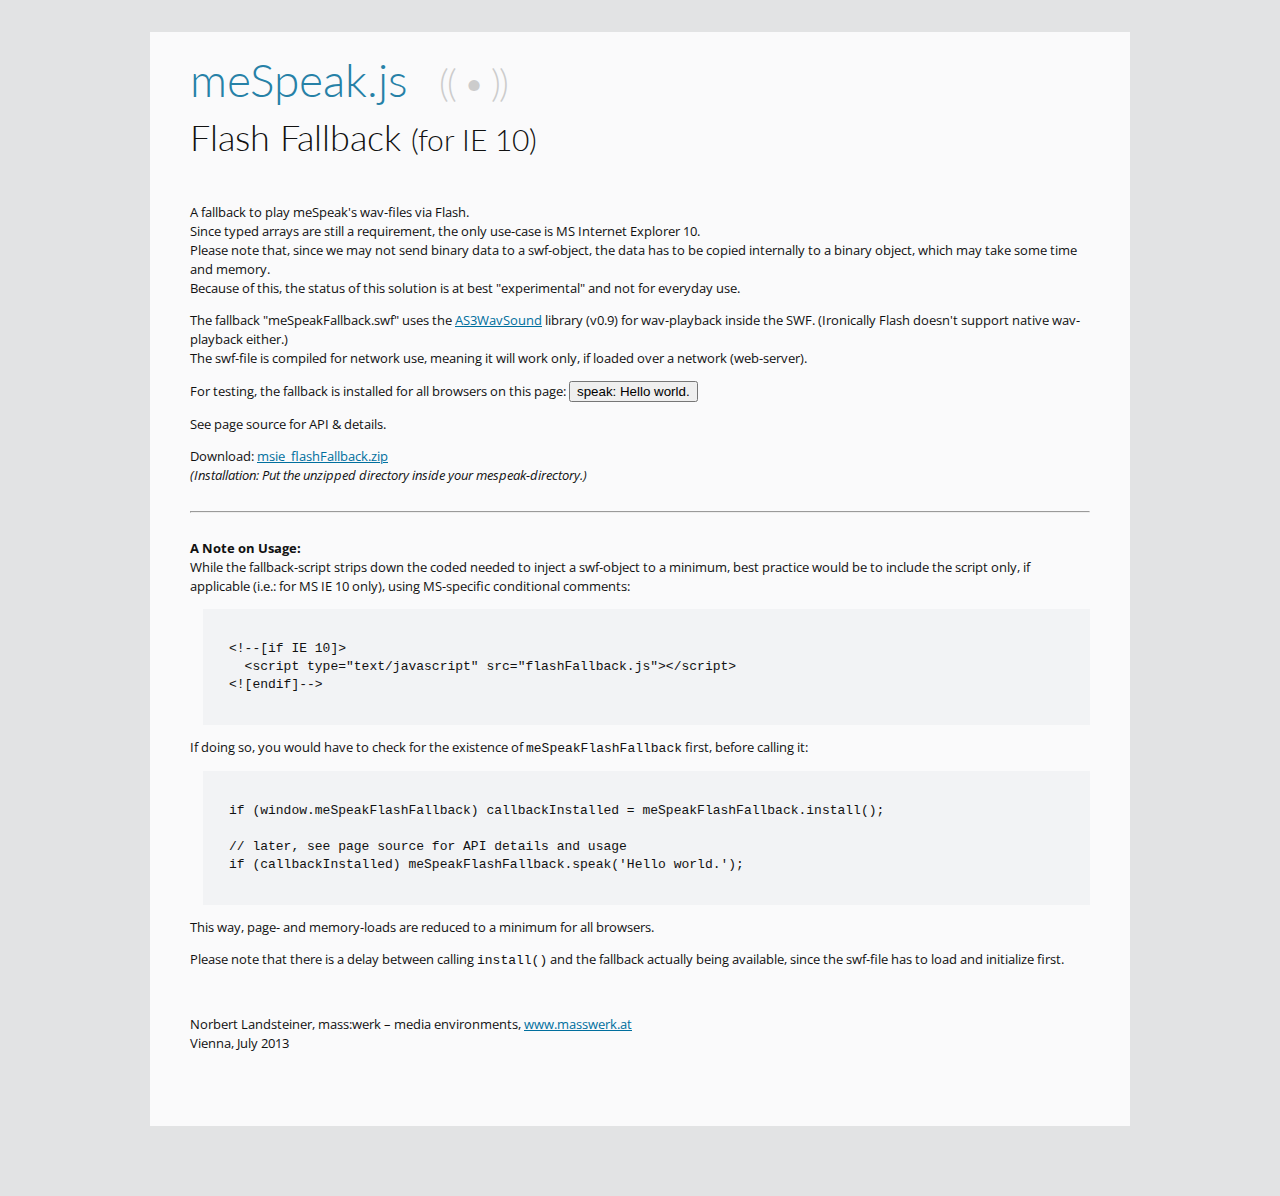
<file: assets/js/mespeak/msie_flashFallback/index.html>
<!DOCTYPE html>
<html lang="en">
<head>
	<meta charset="utf-8" />
	<title>meSpeak Flash Fallback</title>
	<link href="http://fonts.googleapis.com/css?family=Open+Sans&amp;subset=latin" rel="stylesheet" type="text/css" />
	<link href="http://fonts.googleapis.com/css?family=Lato:300&amp;subset=latin" rel="stylesheet" type="text/css" />

  	<script type="text/javascript" src="../mespeak.js"></script>
	<script type="text/javascript" src="flashFallback.js"></script>

	<script type="text/javascript">
		meSpeak.loadConfig("../mespeak_config.json");
		meSpeak.loadVoice("../voices/en/en.json");
		
		var fallbackInstalled = false;
		var hasTypedArrays = Boolean(window.Int32Array && window.Float32Array
			&& (window.Int32Array.prototype.subarray || window.Int32Array.subarray)
			),
			canSpeak = (hasTypedArrays && window.meSpeak && meSpeak.canPlay());
		
		function checkAndInstall() {
			// check typed array support (we need this) and wav-support (we fallback, if not present)
			if (hasTypedArrays && window.meSpeak && !meSpeak.canPlay()) {
				canSpeak = installFallback();
			}
		}
		
		function installFallback() {
			// install with explicit default values
			// swf will be 2px x 2px (h x w), transparent
			return fallbackInstalled = meSpeakFlashFallback.install(
				'meSpeakFallback.swf', // url
				'meSpeakFallback',     // id of swf object
				null                   // parent element to inject into
				                       // (default: append to body)
			);
		}
		
		function fallbackSpeak() {
			meSpeakFlashFallback.speak('Hello world.', { 'speed': 180 } );
		}
		
		// some functions for abstracting
		
		function speakAny( txt, options, vol ) {
			if (fallbackInstalled) {
				meSpeakFlashFallback.speak( txt, options );
			}
			else if (canSpeak) {
				meSpeak.speak( txt, options, vol );
			}
		}
		
		function setVolume( vol) {
			if (fallbackInstalled) {
				meSpeakFlashFallback.setVolume( vol );
			}
			else if (canSpeak) {
				meSpeak.setVolume( vol );
			}
		}
		
		function fallbackReady() {
			// check if the swf has loaded and performed a handshake, indicating that it's available
			return meSpeakFlashFallback.ready();
		}
		
		// install only, if needed
		// if (document.addEventListener) document.addEventListener('DOMContentLoaded', checkAndInstall, false);
		
		// install unconditionally (for testing purpose)
		if (document.addEventListener) document.addEventListener('DOMContentLoaded', installFallback, false);
	</script>

<style type="text/css">
	html
	{
		margin: 0;
		padding: 2em 1.5em 4.5em 1.5em;
		background-color: #e2e3e4;
	}
	body
	{
		max-width: 900px;
		padding: 2px 40px 60px 40px;
		margin: 0 auto 0 auto;
		background-color: #fafafb;
		color: #111;
		font-family: 'Open Sans',sans-serif;
		font-size: 13px;
		line-height: 19px;
	}
	h1,h2,h3,h4
	{
		font-family: 'Lato',sans-serif;
		font-weight: 300;
	}
	h1 {
		font-size: 46px;
		line-height: 46px;
		color: #2681a7;
		margin-top: 0.5em;
		margin-bottom: 0.5em;
		padding: 0;
	}
	h2
	{
		font-size: 36px;
		color: #111;
		margin-top: 0;
		margin-bottom: 1.5em;
		clear: both;
	}
	h1 span.pict { font-size: 38px; color: #ccc; margin-left: 0.5em; letter-spacing: -2px; }
	p.codesample,xmp
	{
		margin: 1em 0;
		padding: 1em 0 1em 2em;
		white-space: pre;
		font-family: monospace;
		line-height: 18px;
		background-color: #f2f3f5;
		color: #111;
	}
	a { color: #006f9e; }
	a:hover,a:focus { color: #2681a7; }
	a:active { color: #cd360e; }
</style>
</head>
<body>
	<h1>meSpeak.js <span class="pict">(( &bull; ))</span></h1>
	<h2>Flash Fallback <small>(for IE 10)</small></h2>
	
	<p>A fallback to play meSpeak's wav-files via Flash.<br />Since typed arrays are still a requirement, the only use-case is MS Internet Explorer 10.<br />
	Please note that, since we may not send binary data to a swf-object, the data has to be copied internally to a binary object, which may take some time and memory.<br />Because of this, the status of this solution is at best &quot;experimental&quot; and not for everyday use.</p>
	<p>The fallback &quot;meSpeakFallback.swf&quot; uses the <a href="http://code.google.com/p/as3wavsound/">AS3WavSound</a> library (v0.9) for wav-playback inside the SWF. (Ironically Flash doesn't support native wav-playback either.)<br />The swf-file is compiled for network use, meaning it will work only, if loaded over a network (web-server).</p>

	<p>For testing, the fallback is installed for all browsers on this page:
	<input type="button" value="speak: Hello world." onclick="fallbackSpeak();" /></p>
	
	<p>See page source for API &amp; details.</p>
	<p>Download: <a href="http://www.masswerk.at/mespeak/msie_flashFallback.zip">msie_flashFallback.zip</a><br />
	<em>(Installation: Put the unzipped directory inside your mespeak-directory.)</em></p>

	<hr style="margin-top: 2em; margin-bottom: 2em;">
	<p><strong>A Note on Usage:</strong><br />While the fallback-script strips down the coded needed to inject a swf-object to a minimum, best practice would be to include the script only, if applicable (i.e.: for MS IE 10 only), using MS-specific conditional comments:</p>
	
	<xmp style="margin-left: 1em;">
<!--[if IE 10]>
  <script type="text/javascript" src="flashFallback.js"></script>
<![endif]-->
	</xmp>
	<p>If doing so, you would have to check for the existence of <code>meSpeakFlashFallback</code> first, before calling it:</p>
	
	<xmp style="margin-left: 1em;">
if (window.meSpeakFlashFallback) callbackInstalled = meSpeakFlashFallback.install();

// later, see page source for API details and usage
if (callbackInstalled) meSpeakFlashFallback.speak('Hello world.');
	</xmp>
	<p>This way, page- and memory-loads are reduced to a minimum for all browsers.</p>
	<p>Please note that there is a delay between calling <code>install()</code> and the fallback actually being available, since the swf-file has to load and initialize first.</p>
	<p>&nbsp;</p>
	<p>Norbert Landsteiner, mass:werk &ndash; media environments, <a href="http://www.masswerk.at/" target="_top">www.masswerk.at</a><br />
	Vienna, July 2013</p>
</body>
</html>
</file>
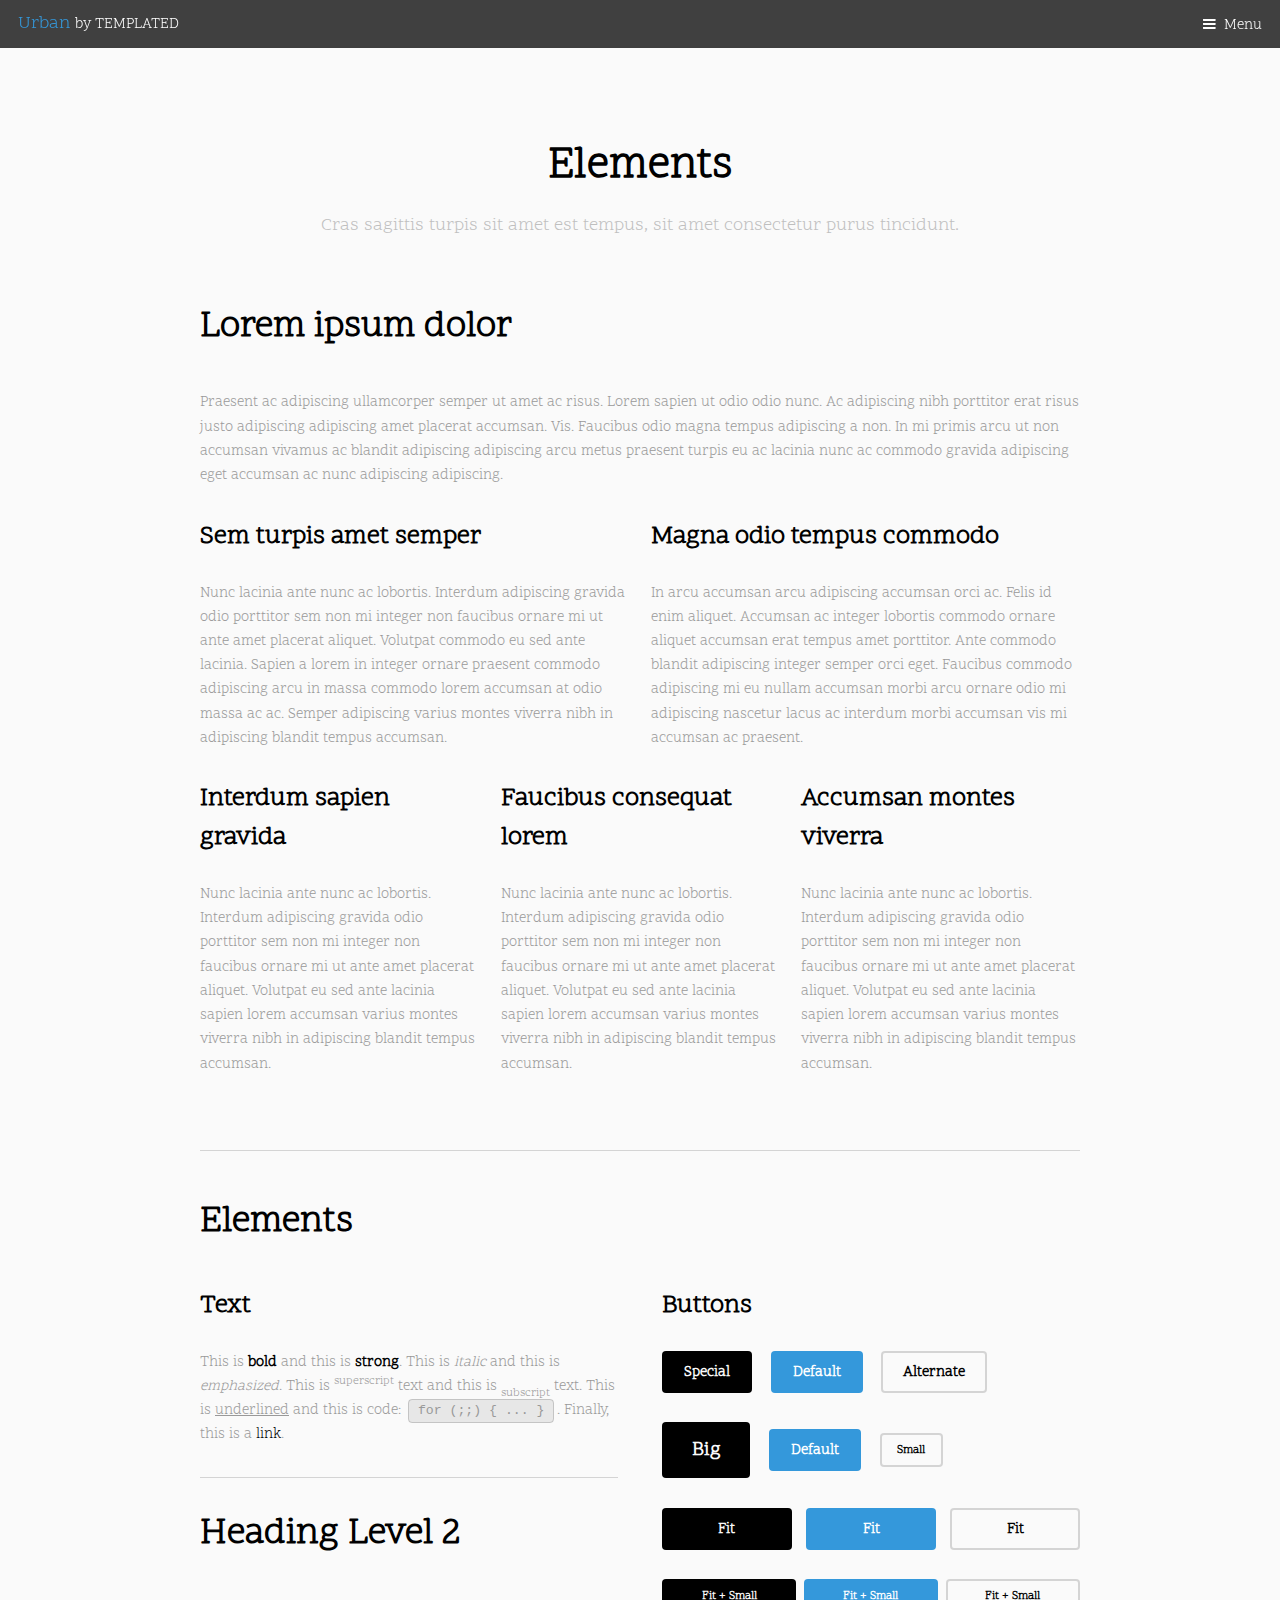
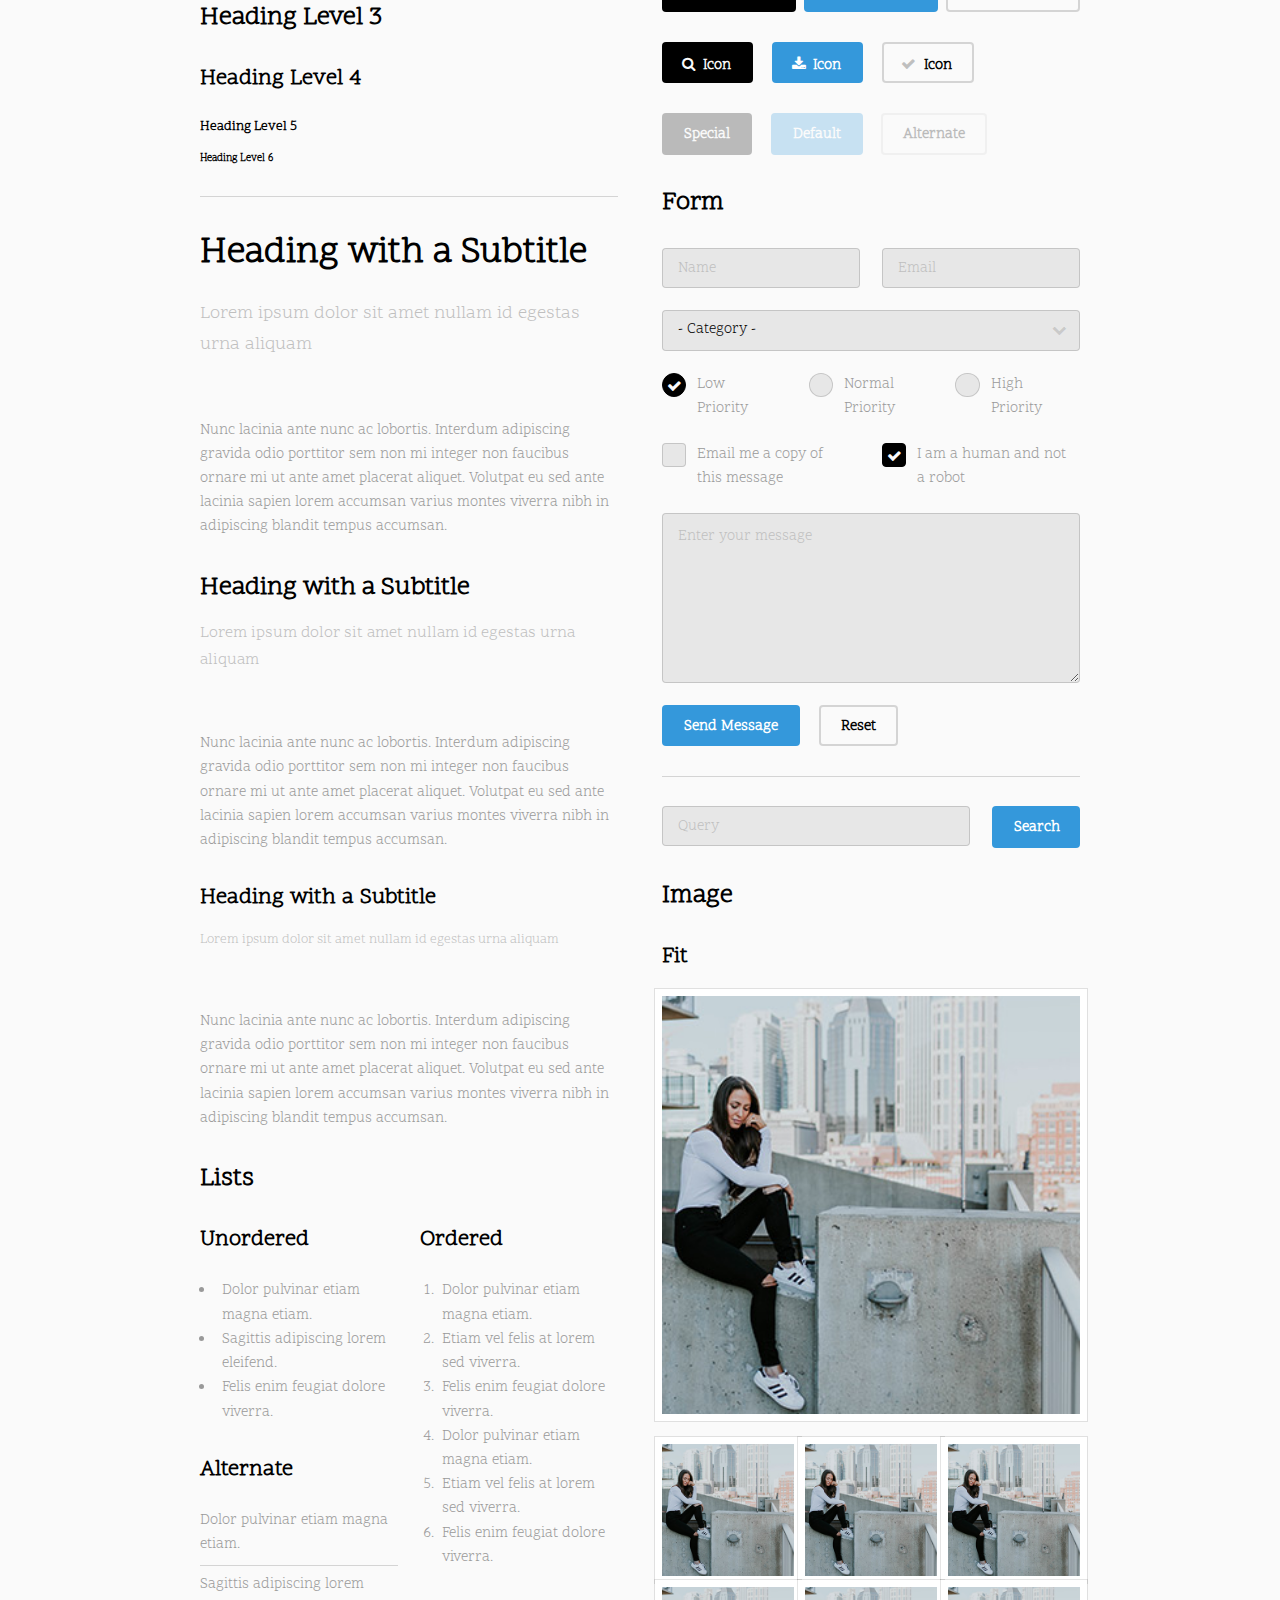
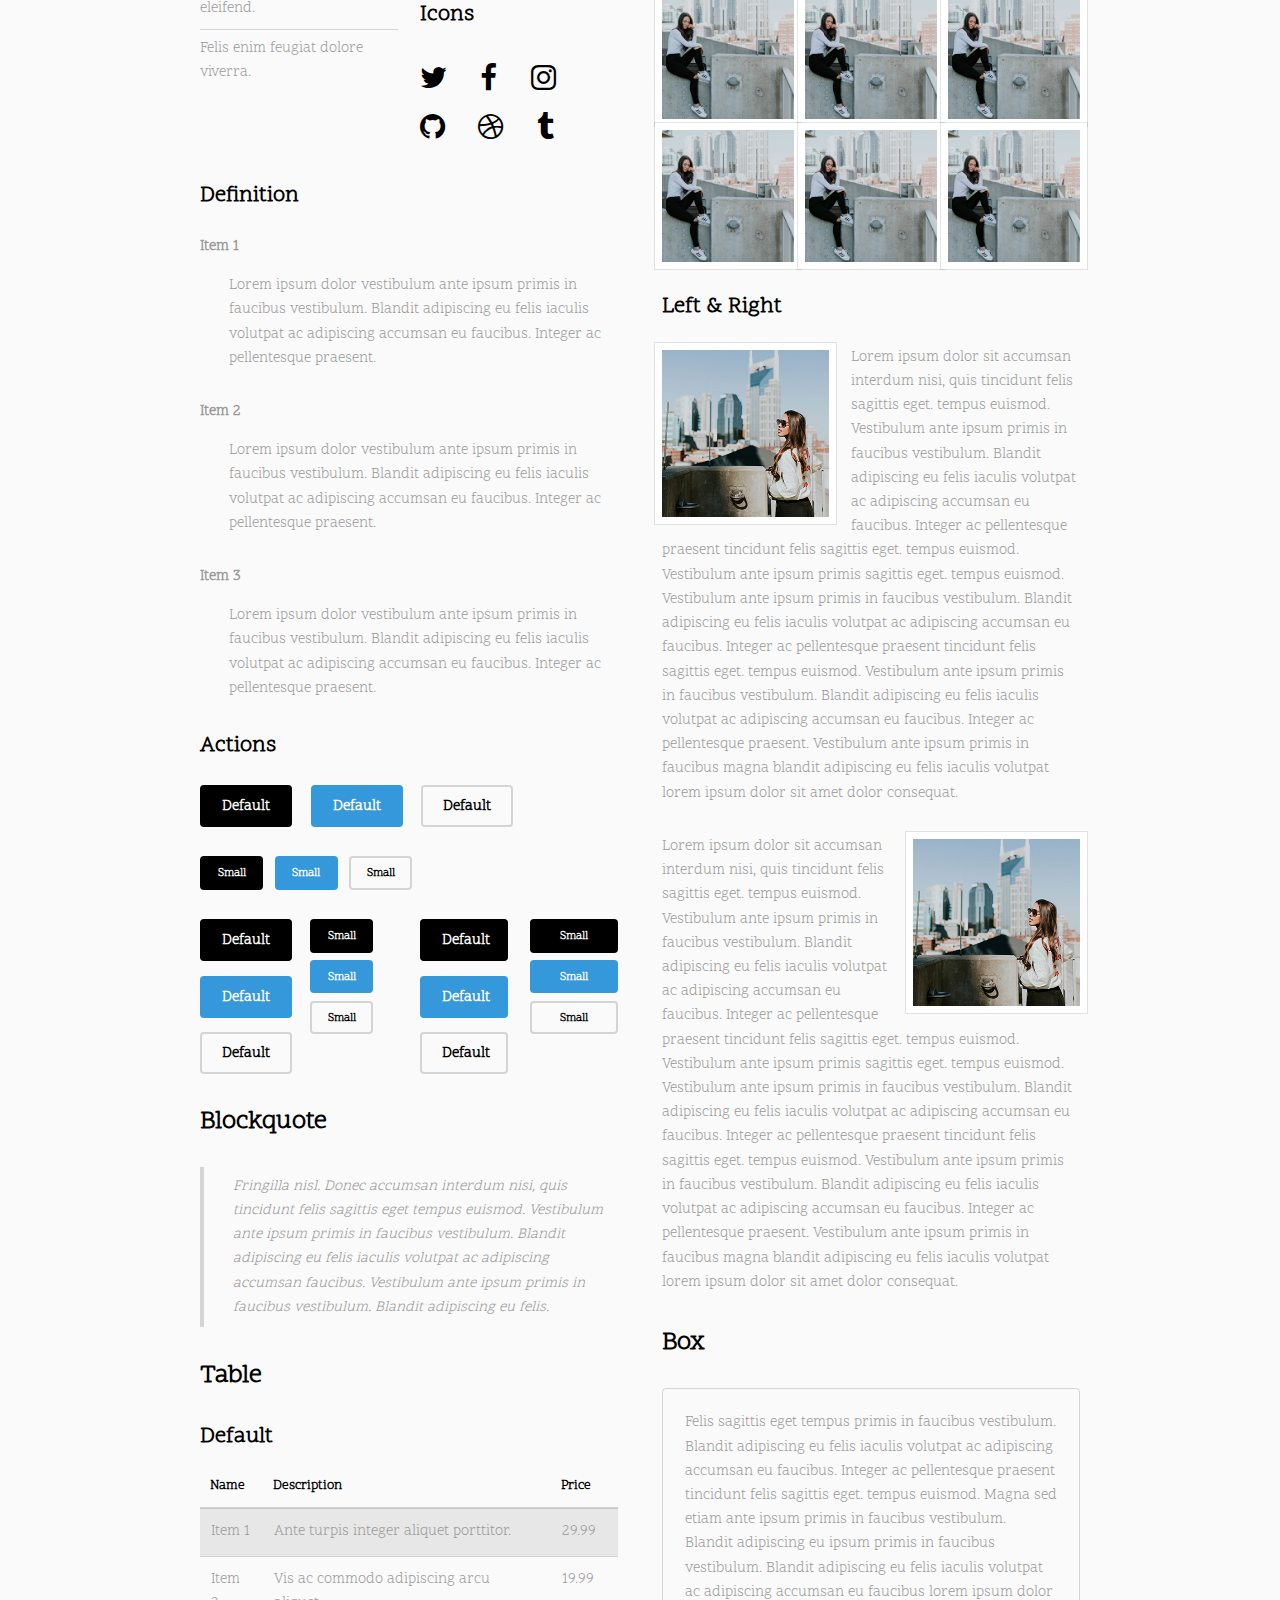
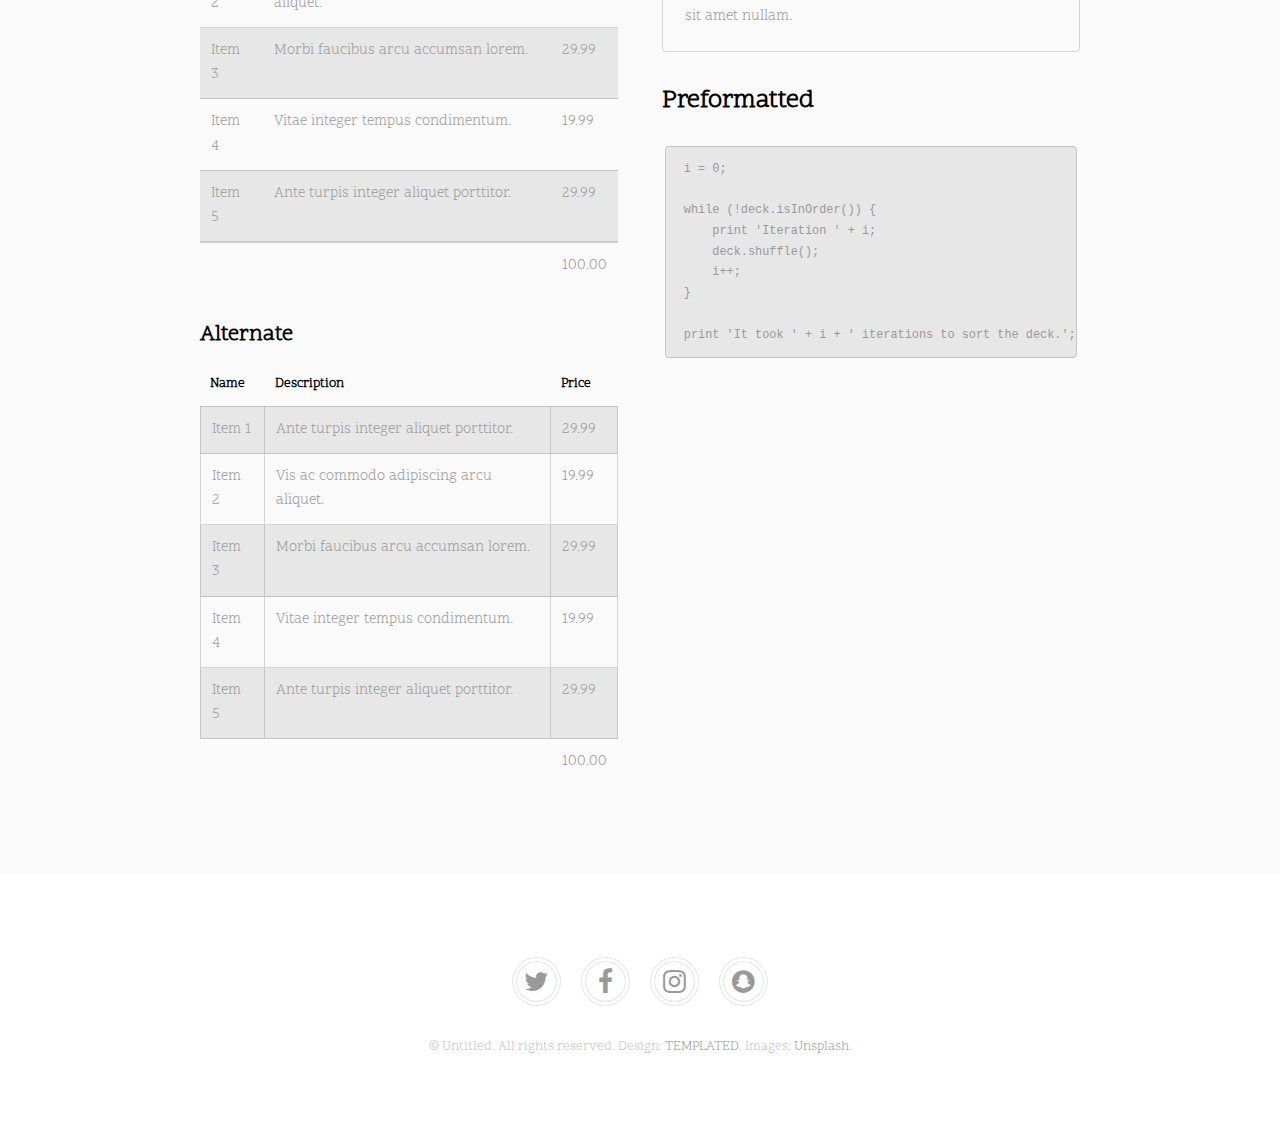
<file: elements.html>
<!DOCTYPE HTML>
<!--
	Urban by TEMPLATED
	templated.co @templatedco
	Released for free under the Creative Commons Attribution 3.0 license (templated.co/license)
-->
<html>
	<head>
		<title>Elements - Urban by TEMPLATED</title>
		<meta charset="utf-8" />
		<meta name="viewport" content="width=device-width, initial-scale=1" />
		<link rel="stylesheet" href="assets/css/main.css" />
	</head>
	<body class="subpage">

		<!-- Header -->
			<header id="header">
				<div class="logo"><a href="index.html">Urban <span>by TEMPLATED</span></a></div>
				<a href="#menu">Menu</a>
			</header>

		<!-- Nav -->
			<nav id="menu">
				<ul class="links">
					<li><a href="index.html">Home</a></li>
					<li><a href="generic.html">Generic</a></li>
					<li><a href="elements.html">Elements</a></li>
				</ul>
			</nav>

		<!-- Main -->
			<div id="main">
				<section class="wrapper style1">
					<div class="inner">

						<header class="align-center">
							<h1>Elements</h1>
							<p>Cras sagittis turpis sit amet est tempus, sit amet consectetur purus tincidunt.</p>
						</header>

						<!-- Content -->
							<h2 id="content">Lorem ipsum dolor</h2>
							<p>Praesent ac adipiscing ullamcorper semper ut amet ac risus. Lorem sapien ut odio odio nunc. Ac adipiscing nibh porttitor erat risus justo adipiscing adipiscing amet placerat accumsan. Vis. Faucibus odio magna tempus adipiscing a non. In mi primis arcu ut non accumsan vivamus ac blandit adipiscing adipiscing arcu metus praesent turpis eu ac lacinia nunc ac commodo gravida adipiscing eget accumsan ac nunc adipiscing adipiscing.</p>
							<div class="row">
								<div class="6u 12u$(small)">
									<h3>Sem turpis amet semper</h3>
									<p>Nunc lacinia ante nunc ac lobortis. Interdum adipiscing gravida odio porttitor sem non mi integer non faucibus ornare mi ut ante amet placerat aliquet. Volutpat commodo eu sed ante lacinia. Sapien a lorem in integer ornare praesent commodo adipiscing arcu in massa commodo lorem accumsan at odio massa ac ac. Semper adipiscing varius montes viverra nibh in adipiscing blandit tempus accumsan.</p>
								</div>
								<div class="6u$ 12u$(small)">
									<h3>Magna odio tempus commodo</h3>
									<p>In arcu accumsan arcu adipiscing accumsan orci ac. Felis id enim aliquet. Accumsan ac integer lobortis commodo ornare aliquet accumsan erat tempus amet porttitor. Ante commodo blandit adipiscing integer semper orci eget. Faucibus commodo adipiscing mi eu nullam accumsan morbi arcu ornare odio mi adipiscing nascetur lacus ac interdum morbi accumsan vis mi accumsan ac praesent.</p>
								</div>
								<!-- Break -->
								<div class="4u 12u$(medium)">
									<h3>Interdum sapien gravida</h3>
									<p>Nunc lacinia ante nunc ac lobortis. Interdum adipiscing gravida odio porttitor sem non mi integer non faucibus ornare mi ut ante amet placerat aliquet. Volutpat eu sed ante lacinia sapien lorem accumsan varius montes viverra nibh in adipiscing blandit tempus accumsan.</p>
								</div>
								<div class="4u 12u$(medium)">
									<h3>Faucibus consequat lorem</h3>
									<p>Nunc lacinia ante nunc ac lobortis. Interdum adipiscing gravida odio porttitor sem non mi integer non faucibus ornare mi ut ante amet placerat aliquet. Volutpat eu sed ante lacinia sapien lorem accumsan varius montes viverra nibh in adipiscing blandit tempus accumsan.</p>
								</div>
								<div class="4u$ 12u$(medium)">
									<h3>Accumsan montes viverra</h3>
									<p>Nunc lacinia ante nunc ac lobortis. Interdum adipiscing gravida odio porttitor sem non mi integer non faucibus ornare mi ut ante amet placerat aliquet. Volutpat eu sed ante lacinia sapien lorem accumsan varius montes viverra nibh in adipiscing blandit tempus accumsan.</p>
								</div>
							</div>

						<hr class="major" />

						<!-- Elements -->
							<h2 id="elements">Elements</h2>
							<div class="row 200%">
								<div class="6u 12u$(medium)">

									<!-- Text stuff -->
										<h3>Text</h3>
										<p>This is <b>bold</b> and this is <strong>strong</strong>. This is <i>italic</i> and this is <em>emphasized</em>.
										This is <sup>superscript</sup> text and this is <sub>subscript</sub> text.
										This is <u>underlined</u> and this is code: <code>for (;;) { ... }</code>.
										Finally, this is a <a href="#">link</a>.</p>
										<hr />
										<h2>Heading Level 2</h2>
										<h3>Heading Level 3</h3>
										<h4>Heading Level 4</h4>
										<h5>Heading Level 5</h5>
										<h6>Heading Level 6</h6>
										<hr />
										<header>
											<h2>Heading with a Subtitle</h2>
											<p>Lorem ipsum dolor sit amet nullam id egestas urna aliquam</p>
										</header>
										<p>Nunc lacinia ante nunc ac lobortis. Interdum adipiscing gravida odio porttitor sem non mi integer non faucibus ornare mi ut ante amet placerat aliquet. Volutpat eu sed ante lacinia sapien lorem accumsan varius montes viverra nibh in adipiscing blandit tempus accumsan.</p>
										<header>
											<h3>Heading with a Subtitle</h3>
											<p>Lorem ipsum dolor sit amet nullam id egestas urna aliquam</p>
										</header>
										<p>Nunc lacinia ante nunc ac lobortis. Interdum adipiscing gravida odio porttitor sem non mi integer non faucibus ornare mi ut ante amet placerat aliquet. Volutpat eu sed ante lacinia sapien lorem accumsan varius montes viverra nibh in adipiscing blandit tempus accumsan.</p>
										<header>
											<h4>Heading with a Subtitle</h4>
											<p>Lorem ipsum dolor sit amet nullam id egestas urna aliquam</p>
										</header>
										<p>Nunc lacinia ante nunc ac lobortis. Interdum adipiscing gravida odio porttitor sem non mi integer non faucibus ornare mi ut ante amet placerat aliquet. Volutpat eu sed ante lacinia sapien lorem accumsan varius montes viverra nibh in adipiscing blandit tempus accumsan.</p>

									<!-- Lists -->
										<h3>Lists</h3>
										<div class="row">
											<div class="6u 12u$(small)">

												<h4>Unordered</h4>
												<ul>
													<li>Dolor pulvinar etiam magna etiam.</li>
													<li>Sagittis adipiscing lorem eleifend.</li>
													<li>Felis enim feugiat dolore viverra.</li>
												</ul>

												<h4>Alternate</h4>
												<ul class="alt">
													<li>Dolor pulvinar etiam magna etiam.</li>
													<li>Sagittis adipiscing lorem eleifend.</li>
													<li>Felis enim feugiat dolore viverra.</li>
												</ul>

											</div>
											<div class="6u$ 12u$(small)">

												<h4>Ordered</h4>
												<ol>
													<li>Dolor pulvinar etiam magna etiam.</li>
													<li>Etiam vel felis at lorem sed viverra.</li>
													<li>Felis enim feugiat dolore viverra.</li>
													<li>Dolor pulvinar etiam magna etiam.</li>
													<li>Etiam vel felis at lorem sed viverra.</li>
													<li>Felis enim feugiat dolore viverra.</li>
												</ol>

												<h4>Icons</h4>
												<ul class="icons">
													<li><a href="#" class="icon fa-twitter"><span class="label">Twitter</span></a></li>
													<li><a href="#" class="icon fa-facebook"><span class="label">Facebook</span></a></li>
													<li><a href="#" class="icon fa-instagram"><span class="label">Instagram</span></a></li>
													<li><a href="#" class="icon fa-github"><span class="label">Github</span></a></li>
													<li><a href="#" class="icon fa-dribbble"><span class="label">Dribbble</span></a></li>
													<li><a href="#" class="icon fa-tumblr"><span class="label">Tumblr</span></a></li>
												</ul>

											</div>
										</div>
										<h4>Definition</h4>
										<dl>
											<dt>Item 1</dt>
											<dd>
												<p>Lorem ipsum dolor vestibulum ante ipsum primis in faucibus vestibulum. Blandit adipiscing eu felis iaculis volutpat ac adipiscing accumsan eu faucibus. Integer ac pellentesque praesent.</p>
											</dd>
											<dt>Item 2</dt>
											<dd>
												<p>Lorem ipsum dolor vestibulum ante ipsum primis in faucibus vestibulum. Blandit adipiscing eu felis iaculis volutpat ac adipiscing accumsan eu faucibus. Integer ac pellentesque praesent.</p>
											</dd>
											<dt>Item 3</dt>
											<dd>
												<p>Lorem ipsum dolor vestibulum ante ipsum primis in faucibus vestibulum. Blandit adipiscing eu felis iaculis volutpat ac adipiscing accumsan eu faucibus. Integer ac pellentesque praesent.</p>
											</dd>
										</dl>

										<h4>Actions</h4>
										<ul class="actions">
											<li><a href="#" class="button special">Default</a></li>
											<li><a href="#" class="button">Default</a></li>
											<li><a href="#" class="button alt">Default</a></li>
										</ul>
										<ul class="actions small">
											<li><a href="#" class="button special small">Small</a></li>
											<li><a href="#" class="button small">Small</a></li>
											<li><a href="#" class="button alt small">Small</a></li>
										</ul>
										<div class="row">
											<div class="3u 12u$(small)">
												<ul class="actions vertical">
													<li><a href="#" class="button special">Default</a></li>
													<li><a href="#" class="button">Default</a></li>
													<li><a href="#" class="button alt">Default</a></li>
												</ul>
											</div>
											<div class="3u 12u$(small)">
												<ul class="actions vertical small">
													<li><a href="#" class="button special small">Small</a></li>
													<li><a href="#" class="button small">Small</a></li>
													<li><a href="#" class="button alt small">Small</a></li>
												</ul>
											</div>
											<div class="3u 12u$(small)">
												<ul class="actions vertical">
													<li><a href="#" class="button special fit">Default</a></li>
													<li><a href="#" class="button fit">Default</a></li>
													<li><a href="#" class="button alt fit">Default</a></li>
												</ul>
											</div>
											<div class="3u$ 12u$(small)">
												<ul class="actions vertical small">
													<li><a href="#" class="button special small fit">Small</a></li>
													<li><a href="#" class="button small fit">Small</a></li>
													<li><a href="#" class="button alt small fit">Small</a></li>
												</ul>
											</div>
										</div>

									<!-- Blockquote -->
										<h3>Blockquote</h3>
										<blockquote>Fringilla nisl. Donec accumsan interdum nisi, quis tincidunt felis sagittis eget tempus euismod. Vestibulum ante ipsum primis in faucibus vestibulum. Blandit adipiscing eu felis iaculis volutpat ac adipiscing accumsan faucibus. Vestibulum ante ipsum primis in faucibus vestibulum. Blandit adipiscing eu felis.</blockquote>

									<!-- Table -->
										<h3>Table</h3>

										<h4>Default</h4>
										<div class="table-wrapper">
											<table>
												<thead>
													<tr>
														<th>Name</th>
														<th>Description</th>
														<th>Price</th>
													</tr>
												</thead>
												<tbody>
													<tr>
														<td>Item 1</td>
														<td>Ante turpis integer aliquet porttitor.</td>
														<td>29.99</td>
													</tr>
													<tr>
														<td>Item 2</td>
														<td>Vis ac commodo adipiscing arcu aliquet.</td>
														<td>19.99</td>
													</tr>
													<tr>
														<td>Item 3</td>
														<td> Morbi faucibus arcu accumsan lorem.</td>
														<td>29.99</td>
													</tr>
													<tr>
														<td>Item 4</td>
														<td>Vitae integer tempus condimentum.</td>
														<td>19.99</td>
													</tr>
													<tr>
														<td>Item 5</td>
														<td>Ante turpis integer aliquet porttitor.</td>
														<td>29.99</td>
													</tr>
												</tbody>
												<tfoot>
													<tr>
														<td colspan="2"></td>
														<td>100.00</td>
													</tr>
												</tfoot>
											</table>
										</div>

										<h4>Alternate</h4>
										<div class="table-wrapper">
											<table class="alt">
												<thead>
													<tr>
														<th>Name</th>
														<th>Description</th>
														<th>Price</th>
													</tr>
												</thead>
												<tbody>
													<tr>
														<td>Item 1</td>
														<td>Ante turpis integer aliquet porttitor.</td>
														<td>29.99</td>
													</tr>
													<tr>
														<td>Item 2</td>
														<td>Vis ac commodo adipiscing arcu aliquet.</td>
														<td>19.99</td>
													</tr>
													<tr>
														<td>Item 3</td>
														<td> Morbi faucibus arcu accumsan lorem.</td>
														<td>29.99</td>
													</tr>
													<tr>
														<td>Item 4</td>
														<td>Vitae integer tempus condimentum.</td>
														<td>19.99</td>
													</tr>
													<tr>
														<td>Item 5</td>
														<td>Ante turpis integer aliquet porttitor.</td>
														<td>29.99</td>
													</tr>
												</tbody>
												<tfoot>
													<tr>
														<td colspan="2"></td>
														<td>100.00</td>
													</tr>
												</tfoot>
											</table>
										</div>

								</div>
								<div class="6u$ 12u$(medium)">

									<!-- Buttons -->
										<h3>Buttons</h3>
										<ul class="actions">
											<li><a href="#" class="button special">Special</a></li>
											<li><a href="#" class="button">Default</a></li>
											<li><a href="#" class="button alt">Alternate</a></li>
										</ul>
										<ul class="actions">
											<li><a href="#" class="button special big">Big</a></li>
											<li><a href="#" class="button">Default</a></li>
											<li><a href="#" class="button alt small">Small</a></li>
										</ul>
										<ul class="actions fit">
											<li><a href="#" class="button special fit">Fit</a></li>
											<li><a href="#" class="button fit">Fit</a></li>
											<li><a href="#" class="button alt fit">Fit</a></li>
										</ul>
										<ul class="actions fit small">
											<li><a href="#" class="button special fit small">Fit + Small</a></li>
											<li><a href="#" class="button fit small">Fit + Small</a></li>
											<li><a href="#" class="button alt fit small">Fit + Small</a></li>
										</ul>
										<ul class="actions">
											<li><a href="#" class="button special icon fa-search">Icon</a></li>
											<li><a href="#" class="button icon fa-download">Icon</a></li>
											<li><a href="#" class="button alt icon fa-check">Icon</a></li>
										</ul>
										<ul class="actions">
											<li><span class="button special disabled">Special</span></li>
											<li><span class="button disabled">Default</span></li>
											<li><span class="button alt disabled">Alternate</span></li>
										</ul>

									<!-- Form -->
										<h3>Form</h3>

										<form method="post" action="#">
											<div class="row uniform">
												<div class="6u 12u$(xsmall)">
													<input type="text" name="name" id="name" value="" placeholder="Name" />
												</div>
												<div class="6u$ 12u$(xsmall)">
													<input type="email" name="email" id="email" value="" placeholder="Email" />
												</div>
												<!-- Break -->
												<div class="12u$">
													<div class="select-wrapper">
														<select name="category" id="category">
															<option value="">- Category -</option>
															<option value="1">Manufacturing</option>
															<option value="1">Shipping</option>
															<option value="1">Administration</option>
															<option value="1">Human Resources</option>
														</select>
													</div>
												</div>
												<!-- Break -->
												<div class="4u 12u$(small)">
													<input type="radio" id="priority-low" name="priority" checked>
													<label for="priority-low">Low Priority</label>
												</div>
												<div class="4u 12u$(small)">
													<input type="radio" id="priority-normal" name="priority">
													<label for="priority-normal">Normal Priority</label>
												</div>
												<div class="4u$ 12u$(small)">
													<input type="radio" id="priority-high" name="priority">
													<label for="priority-high">High Priority</label>
												</div>
												<!-- Break -->
												<div class="6u 12u$(small)">
													<input type="checkbox" id="copy" name="copy">
													<label for="copy">Email me a copy of this message</label>
												</div>
												<div class="6u$ 12u$(small)">
													<input type="checkbox" id="human" name="human" checked>
													<label for="human">I am a human and not a robot</label>
												</div>
												<!-- Break -->
												<div class="12u$">
													<textarea name="message" id="message" placeholder="Enter your message" rows="6"></textarea>
												</div>
												<!-- Break -->
												<div class="12u$">
													<ul class="actions">
														<li><input type="submit" value="Send Message" /></li>
														<li><input type="reset" value="Reset" class="alt" /></li>
													</ul>
												</div>
											</div>
										</form>

										<hr />

										<form method="post" action="#">
											<div class="row uniform">
												<div class="9u 12u$(small)">
													<input type="text" name="query" id="query" value="" placeholder="Query" />
												</div>
												<div class="3u$ 12u$(small)">
													<input type="submit" value="Search" class="fit" />
												</div>
											</div>
										</form>

									<!-- Image -->
										<h3>Image</h3>

										<h4>Fit</h4>
										<span class="image fit"><img src="images/pic01.jpg" alt="" /></span>
										<div class="box alt">
											<div class="row 50% uniform">
												<div class="4u"><span class="image fit"><img src="images/pic01.jpg" alt="" /></span></div>
												<div class="4u"><span class="image fit"><img src="images/pic01.jpg" alt="" /></span></div>
												<div class="4u$"><span class="image fit"><img src="images/pic01.jpg" alt="" /></span></div>
												<!-- Break -->
												<div class="4u"><span class="image fit"><img src="images/pic01.jpg" alt="" /></span></div>
												<div class="4u"><span class="image fit"><img src="images/pic01.jpg" alt="" /></span></div>
												<div class="4u$"><span class="image fit"><img src="images/pic01.jpg" alt="" /></span></div>
												<!-- Break -->
												<div class="4u"><span class="image fit"><img src="images/pic01.jpg" alt="" /></span></div>
												<div class="4u"><span class="image fit"><img src="images/pic01.jpg" alt="" /></span></div>
												<div class="4u$"><span class="image fit"><img src="images/pic01.jpg" alt="" /></span></div>
											</div>
										</div>

										<h4>Left &amp; Right</h4>
										<p><span class="image left"><img src="images/pic02.jpg" alt="" /></span>Lorem ipsum dolor sit accumsan interdum nisi, quis tincidunt felis sagittis eget. tempus euismod. Vestibulum ante ipsum primis in faucibus vestibulum. Blandit adipiscing eu felis iaculis volutpat ac adipiscing accumsan eu faucibus. Integer ac pellentesque praesent tincidunt felis sagittis eget. tempus euismod. Vestibulum ante ipsum primis sagittis eget. tempus euismod. Vestibulum ante ipsum primis in faucibus vestibulum. Blandit adipiscing eu felis iaculis volutpat ac adipiscing accumsan eu faucibus. Integer ac pellentesque praesent tincidunt felis sagittis eget. tempus euismod. Vestibulum ante ipsum primis in faucibus vestibulum. Blandit adipiscing eu felis iaculis volutpat ac adipiscing accumsan eu faucibus. Integer ac pellentesque praesent. Vestibulum ante ipsum primis in faucibus magna blandit adipiscing eu felis iaculis volutpat lorem ipsum dolor sit amet dolor consequat.</p>
										<p><span class="image right"><img src="images/pic02.jpg" alt="" /></span>Lorem ipsum dolor sit accumsan interdum nisi, quis tincidunt felis sagittis eget. tempus euismod. Vestibulum ante ipsum primis in faucibus vestibulum. Blandit adipiscing eu felis iaculis volutpat ac adipiscing accumsan eu faucibus. Integer ac pellentesque praesent tincidunt felis sagittis eget. tempus euismod. Vestibulum ante ipsum primis sagittis eget. tempus euismod. Vestibulum ante ipsum primis in faucibus vestibulum. Blandit adipiscing eu felis iaculis volutpat ac adipiscing accumsan eu faucibus. Integer ac pellentesque praesent tincidunt felis sagittis eget. tempus euismod. Vestibulum ante ipsum primis in faucibus vestibulum. Blandit adipiscing eu felis iaculis volutpat ac adipiscing accumsan eu faucibus. Integer ac pellentesque praesent. Vestibulum ante ipsum primis in faucibus magna blandit adipiscing eu felis iaculis volutpat lorem ipsum dolor sit amet dolor consequat.</p>

									<!-- Box -->
										<h3>Box</h3>
										<div class="box">
											<p>Felis sagittis eget tempus primis in faucibus vestibulum. Blandit adipiscing eu felis iaculis volutpat ac adipiscing accumsan eu faucibus. Integer ac pellentesque praesent tincidunt felis sagittis eget. tempus euismod. Magna sed etiam ante ipsum primis in faucibus vestibulum. Blandit adipiscing eu ipsum primis in faucibus vestibulum. Blandit adipiscing eu felis iaculis volutpat ac adipiscing accumsan eu faucibus lorem ipsum dolor sit amet nullam.</p>
										</div>

									<!-- Preformatted Code -->
										<h3>Preformatted</h3>
										<pre><code>i = 0;

while (!deck.isInOrder()) {
    print 'Iteration ' + i;
    deck.shuffle();
    i++;
}

print 'It took ' + i + ' iterations to sort the deck.';
</code></pre>

							</div>
						</div>
					</div>
				</section>
			</div>

		<!-- Footer -->
			<footer id="footer">
				<div class="copyright">
					<ul class="icons">
						<li><a href="#" class="icon fa-twitter"><span class="label">Twitter</span></a></li>
						<li><a href="#" class="icon fa-facebook"><span class="label">Facebook</span></a></li>
						<li><a href="#" class="icon fa-instagram"><span class="label">Instagram</span></a></li>
						<li><a href="#" class="icon fa-snapchat"><span class="label">Snapchat</span></a></li>
					</ul>
					<p>&copy; Untitled. All rights reserved. Design: <a href="https://templated.co">TEMPLATED</a>. Images: <a href="https://unsplash.com">Unsplash</a>.</p>
				</div>
			</footer>

		<!-- Scripts -->
			<script src="assets/js/jquery.min.js"></script>
			<script src="assets/js/jquery.scrolly.min.js"></script>
			<script src="assets/js/jquery.scrollex.min.js"></script>
			<script src="assets/js/skel.min.js"></script>
			<script src="assets/js/util.js"></script>
			<script src="assets/js/main.js"></script>

	</body>
</html>
</file>
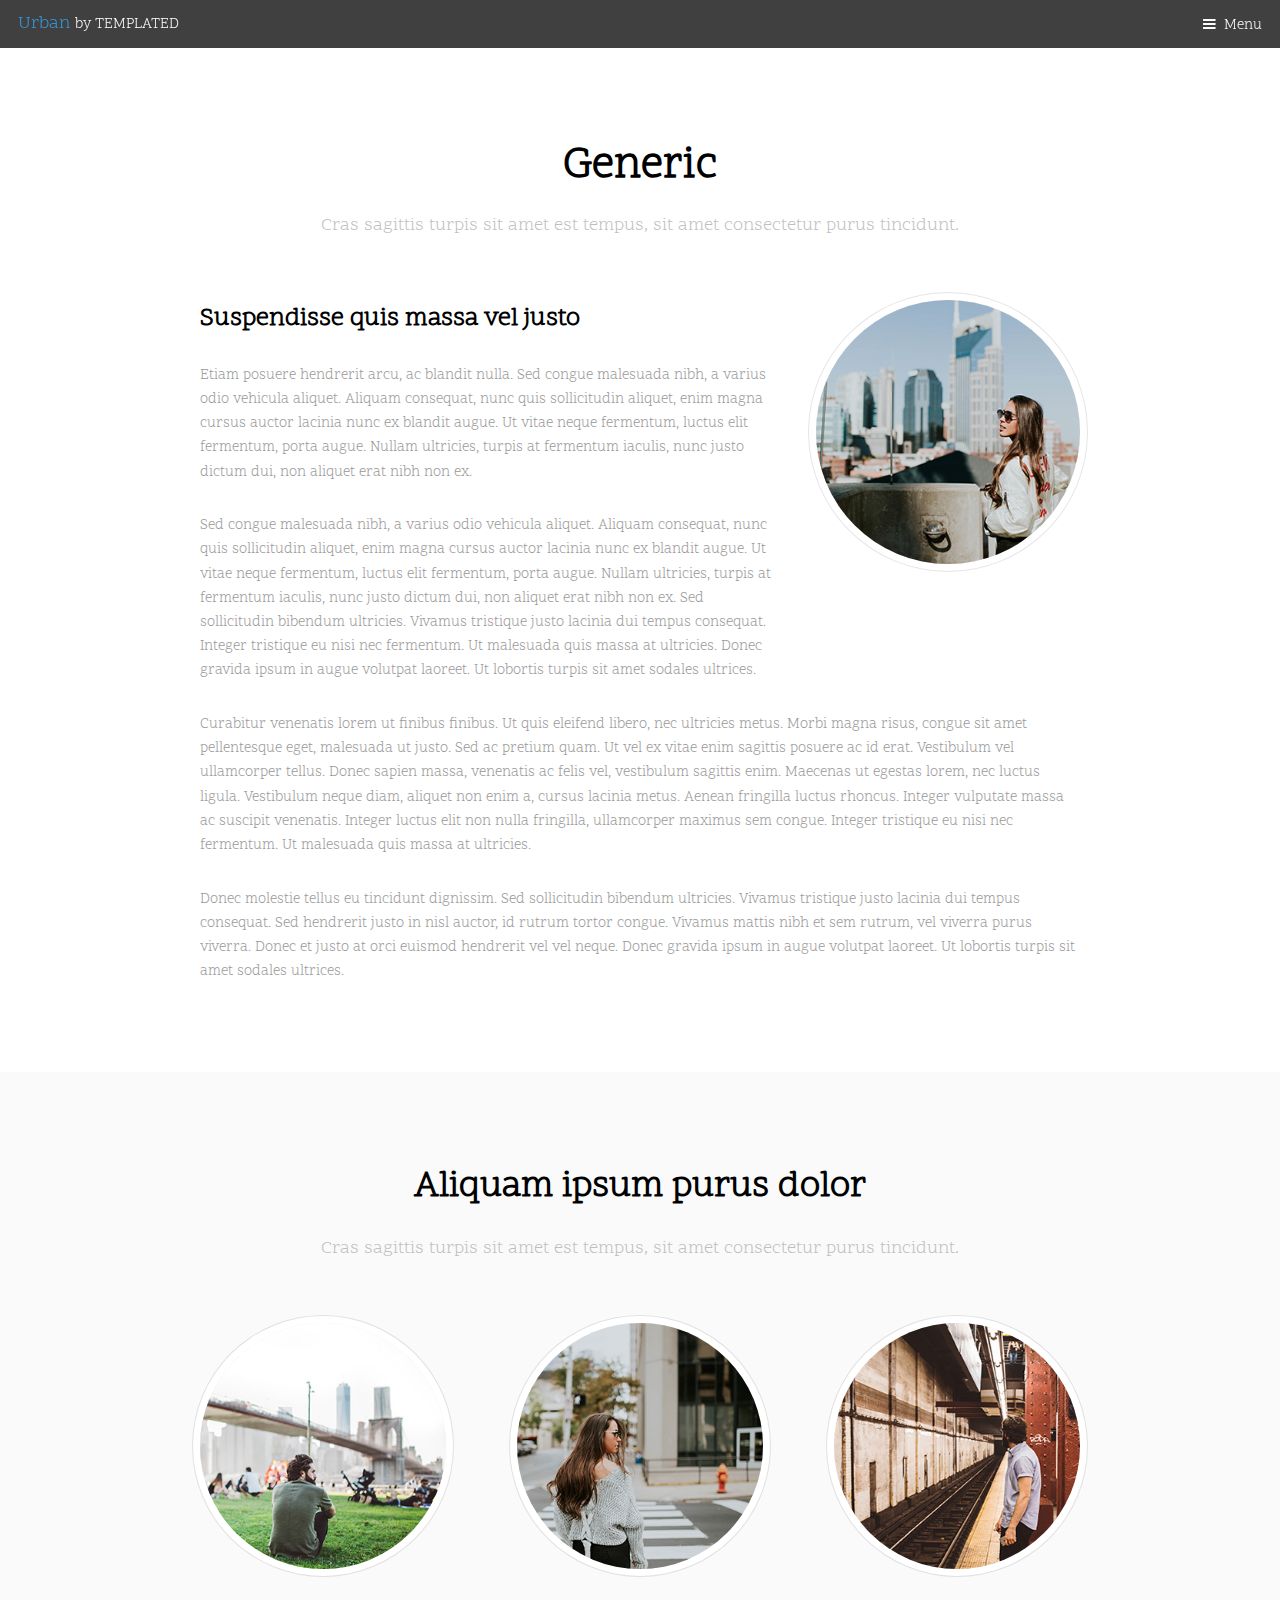
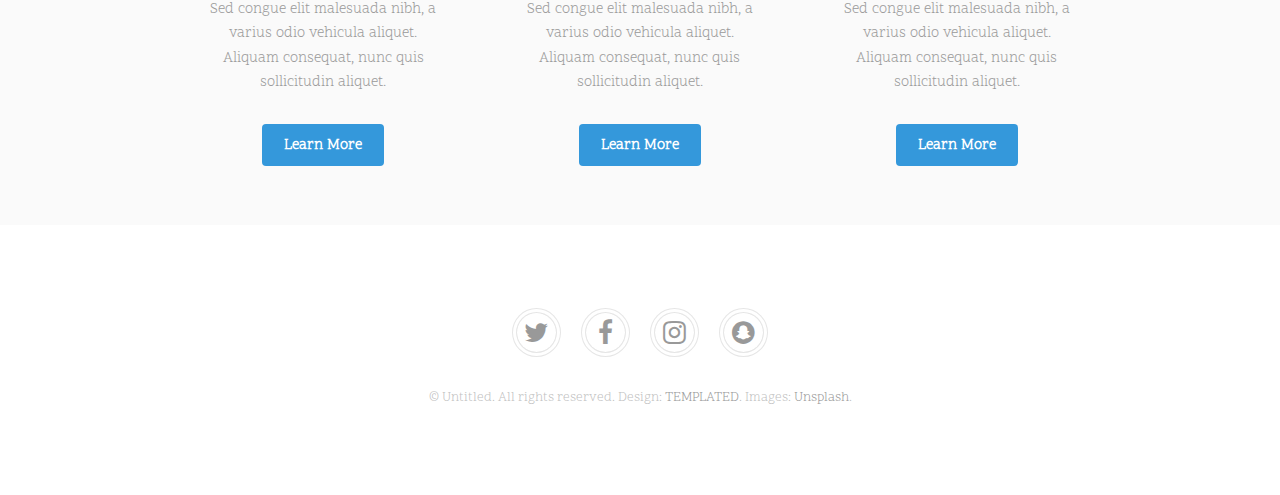
<file: generic.html>
<!DOCTYPE HTML>
<!--
	Urban by TEMPLATED
	templated.co @templatedco
	Released for free under the Creative Commons Attribution 3.0 license (templated.co/license)
-->
<html>
	<head>
		<title>Generic - Urban by TEMPLATED</title>
		<meta charset="utf-8" />
		<meta name="viewport" content="width=device-width, initial-scale=1" />
		<link rel="stylesheet" href="assets/css/main.css" />
	</head>
	<body class="subpage">

		<!-- Header -->
			<header id="header">
				<div class="logo"><a href="index.html">Urban <span>by TEMPLATED</span></a></div>
				<a href="#menu">Menu</a>
			</header>

		<!-- Nav -->
			<nav id="menu">
				<ul class="links">
					<li><a href="index.html">Home</a></li>
					<li><a href="generic.html">Generic</a></li>
					<li><a href="elements.html">Elements</a></li>
				</ul>
			</nav>

		<!-- Main -->
			<div id="main">

				<!-- Section -->
					<section class="wrapper">
						<div class="inner">
							<header class="align-center">
								<h1>Generic</h1>
								<p>Cras sagittis turpis sit amet est tempus, sit amet consectetur purus tincidunt.</p>
							</header>
							<div class="flex flex-2">
								<div class="col col2">
									<h3>Suspendisse quis massa vel justo</h3>
									<p>Etiam posuere hendrerit arcu, ac blandit nulla. Sed congue malesuada nibh, a varius odio vehicula aliquet. Aliquam consequat, nunc quis sollicitudin aliquet, enim magna cursus auctor lacinia nunc ex blandit augue. Ut vitae neque fermentum, luctus elit fermentum, porta augue. Nullam ultricies, turpis at fermentum iaculis, nunc justo dictum dui, non aliquet erat nibh non ex.</p>
									<p>Sed congue malesuada nibh, a varius odio vehicula aliquet. Aliquam consequat, nunc quis sollicitudin aliquet, enim magna cursus auctor lacinia nunc ex blandit augue. Ut vitae neque fermentum, luctus elit fermentum, porta augue. Nullam ultricies, turpis at fermentum iaculis, nunc justo dictum dui, non aliquet erat nibh non ex. Sed sollicitudin bibendum ultricies. Vivamus tristique justo lacinia dui tempus consequat. Integer tristique eu nisi nec fermentum. Ut malesuada quis massa at ultricies. Donec gravida ipsum in augue volutpat laoreet. Ut lobortis turpis sit amet sodales ultrices.</p>
								</div>
								<div class="col col1 first">
									<div class="image round fit">
										<a href="generic.html" class="link"><img src="images/pic02.jpg" alt="" /></a>
									</div>
								</div>
							</div>
							<p>Curabitur venenatis lorem ut finibus finibus. Ut quis eleifend libero, nec ultricies metus. Morbi magna risus, congue sit amet pellentesque eget, malesuada ut justo. Sed ac pretium quam. Ut vel ex vitae enim sagittis posuere ac id erat. Vestibulum vel ullamcorper tellus. Donec sapien massa, venenatis ac felis vel, vestibulum sagittis enim. Maecenas ut egestas lorem, nec luctus ligula. Vestibulum neque diam, aliquet non enim a, cursus lacinia metus. Aenean fringilla luctus rhoncus. Integer vulputate massa ac suscipit venenatis. Integer luctus elit non nulla fringilla, ullamcorper maximus sem congue. Integer tristique eu nisi nec fermentum. Ut malesuada quis massa at ultricies.</p>
							<p>Donec molestie tellus eu tincidunt dignissim. Sed sollicitudin bibendum ultricies. Vivamus tristique justo lacinia dui tempus consequat. Sed hendrerit justo in nisl auctor, id rutrum tortor congue. Vivamus mattis nibh et sem rutrum, vel viverra purus viverra. Donec et justo at orci euismod hendrerit vel vel neque. Donec gravida ipsum in augue volutpat laoreet. Ut lobortis turpis sit amet sodales ultrices.</p>
						</div>
					</section>

				<!-- Section -->
					<section class="wrapper style1">
						<div class="inner">
							<header class="align-center">
								<h2>Aliquam ipsum purus dolor</h2>
								<p>Cras sagittis turpis sit amet est tempus, sit amet consectetur purus tincidunt.</p>
							</header>
							<div class="flex flex-3">
								<div class="col align-center">
									<div class="image round fit">
										<img src="images/pic03.jpg" alt="" />
									</div>
									<p>Sed congue elit malesuada nibh, a varius odio vehicula aliquet. Aliquam consequat, nunc quis sollicitudin aliquet. </p>
									<a href="#" class="button">Learn More</a>
								</div>
								<div class="col align-center">
									<div class="image round fit">
										<img src="images/pic05.jpg" alt="" />
									</div>
									<p>Sed congue elit malesuada nibh, a varius odio vehicula aliquet. Aliquam consequat, nunc quis sollicitudin aliquet. </p>
									<a href="#" class="button">Learn More</a>
								</div>
								<div class="col align-center">
									<div class="image round fit">
										<img src="images/pic04.jpg" alt="" />
									</div>
									<p>Sed congue elit malesuada nibh, a varius odio vehicula aliquet. Aliquam consequat, nunc quis sollicitudin aliquet. </p>
									<a href="#" class="button">Learn More</a>
								</div>
							</div>
						</div>
					</section>

			</div>

		<!-- Footer -->
			<footer id="footer">
				<div class="copyright">
					<ul class="icons">
						<li><a href="#" class="icon fa-twitter"><span class="label">Twitter</span></a></li>
						<li><a href="#" class="icon fa-facebook"><span class="label">Facebook</span></a></li>
						<li><a href="#" class="icon fa-instagram"><span class="label">Instagram</span></a></li>
						<li><a href="#" class="icon fa-snapchat"><span class="label">Snapchat</span></a></li>
					</ul>
					<p>&copy; Untitled. All rights reserved. Design: <a href="https://templated.co">TEMPLATED</a>. Images: <a href="https://unsplash.com">Unsplash</a>.</p>
				</div>
			</footer>

		<!-- Scripts -->
			<script src="assets/js/jquery.min.js"></script>
			<script src="assets/js/jquery.scrolly.min.js"></script>
			<script src="assets/js/jquery.scrollex.min.js"></script>
			<script src="assets/js/skel.min.js"></script>
			<script src="assets/js/util.js"></script>
			<script src="assets/js/main.js"></script>

	</body>
</html>
</file>
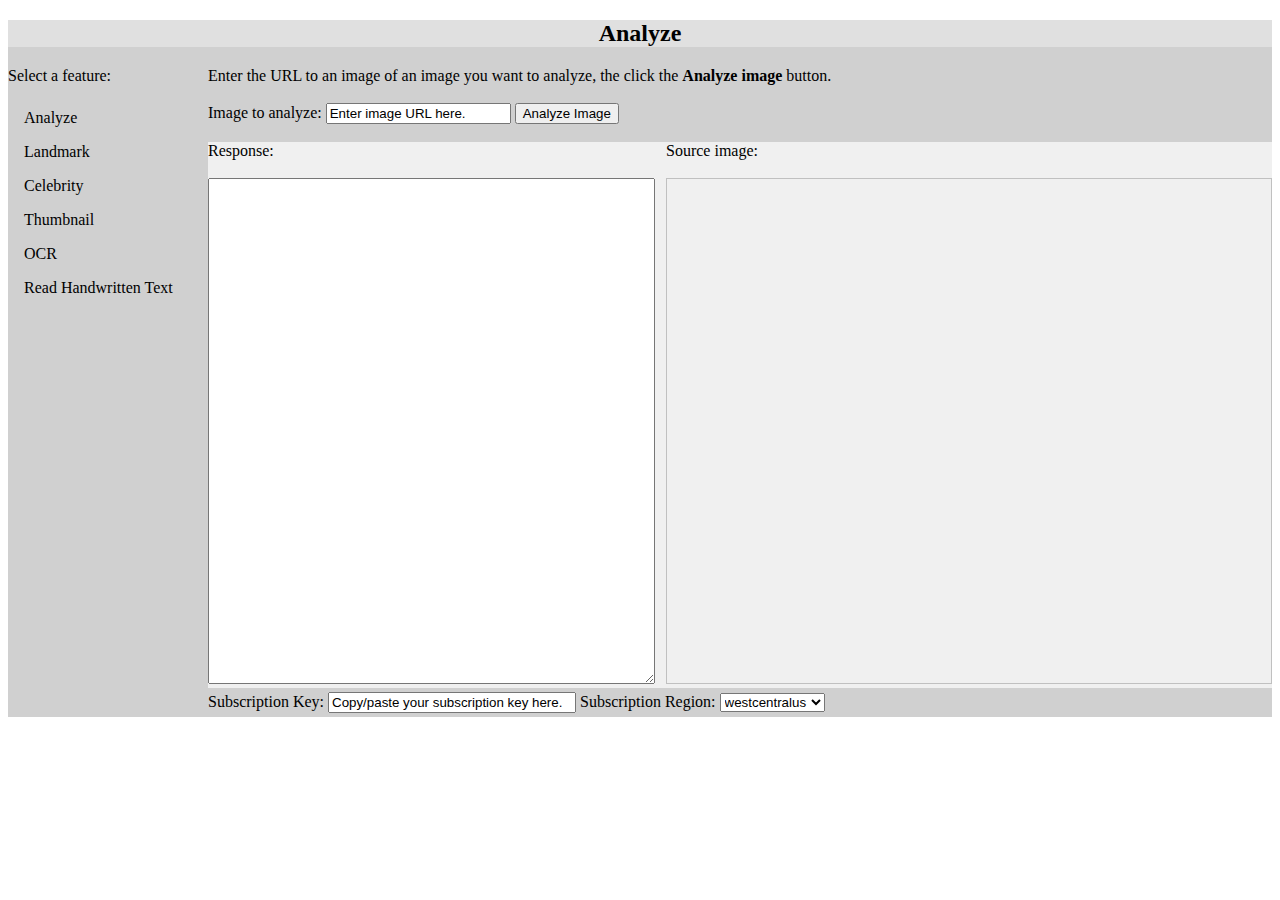
<file: in/analyze.html>
<!DOCTYPE html>
<html>
<head>
    <title>Analyze</title>
    <link rel="stylesheet" href="styles.css">
</head>
<body>
<div class="page">
    <div class="title"><h2>Analyze</h2></div>
    <div class="container">
        <div class="navigation">
            Select a feature:
            <ul>
              <li><a href="analyze.html"     id="analyzeLink">Analyze</a></li>
              <li><a href="landmark.html"    id="landmarkLink">Landmark</a></li>
              <li><a href="celebrities.html" id="celebritiesLink">Celebrity</a></li>
              <li><a href="thumbnail.html"   id="thumbnailLink">Thumbnail</a></li>
              <li><a href="ocr.html"         id="ocrLink">OCR</a></li>
              <li><a href="handwriting.html" id="handwritingLink">Read Handwritten Text</a></li>
            </ul>
        </div>
        <div class="userInterface">
            Enter the URL to an image of an image you want to analyze, the click the <strong>Analyze image</strong> button.
            <br><br>
            Image to analyze: <input type="text" name="inputImage" id="inputImage" value="Enter image URL here." />
            <button onclick="analyzeButtonClick()">Analyze Image</button>
            <br><br>
            <div class="wrapper">
                <div class="jsonOutput">
                    Response:
                    <br><br>
                    <textarea id="responseTextArea" class="UIInput"></textarea>
                </div>
                <div class="pad"></div>
                <div class="imageDiv">
                    Source image:<br>
                    <span id="captionSpan"></span><br>
                    <img id="sourceImage" onerror="common.imageLoadError()"/>
                </div>
            </div>
            <div class="subKeyDiv">
                Subscription Key: 
                <input 
                    type="text" 
                    class="subKeyInput" 
                    name="subscriptionKeyInput" 
                    id="subscriptionKeyInput" 
                    onchange="common.subscriptionChange()" 
                    value="Copy/paste your subscription key here." />
                Subscription Region: 
                <select name="subscriptionRegionSelect" id="subscriptionRegionSelect" onchange="common.subscriptionChange()">
                    <option value="westcentralus">westcentralus</option>
                    <option value="westus">westus</option>
                    <option value="eastus2">eastus2</option>
                    <option value="westeurope">westeurope</option>
                    <option value="southeastasia">southeastasia</option>
                </select>
            </div>
        </div>
    </div>
</div>
</body>
<script src="http://ajax.googleapis.com/ajax/libs/jquery/1.9.0/jquery.min.js"></script>
<script type="text/javascript" src="common.js"></script>

<script type="text/javascript">

function analyzeButtonClick() {
    // Replace these two lines with the Analyze Image event handling code.
    document.getElementById("responseTextArea").value = "The tutorial code for this feature has not been added.";
}

</script>
</file>
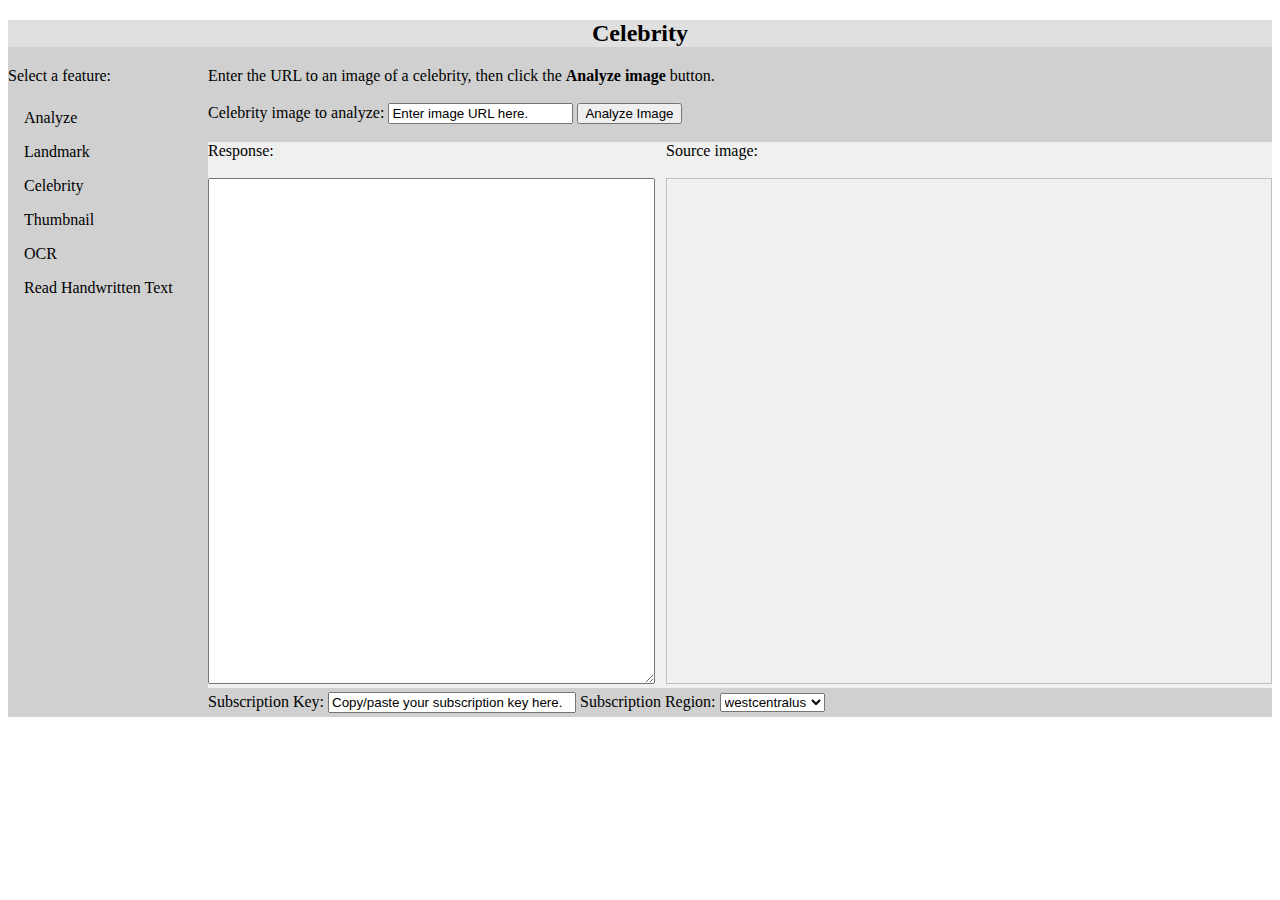
<file: in/celebrities.html>
<!DOCTYPE html>
<html>
<head>
    <title>Celebrity</title>
    <link rel="stylesheet" href="styles.css">
</head>
<body>
<div class="page">
    <div class="title"><h2>Celebrity</h2></div>
    <div class="container">
        <div class="navigation">
            Select a feature:
            <ul>
              <li><a href="analyze.html"     id="analyzeLink">Analyze</a></li>
              <li><a href="landmark.html"    id="landmarkLink">Landmark</a></li>
              <li><a href="celebrities.html" id="celebritiesLink">Celebrity</a></li>
              <li><a href="thumbnail.html"   id="thumbnailLink">Thumbnail</a></li>
              <li><a href="ocr.html"         id="ocrLink">OCR</a></li>
              <li><a href="handwriting.html" id="handwritingLink">Read Handwritten Text</a></li>
            </ul>
        </div>
        <div class="userInterface">
            Enter the URL to an image of a celebrity, then click the <strong>Analyze image</strong> button.
            <br><br>
            Celebrity image to analyze: <input type="text" name="inputImage" id="inputImage" value="Enter image URL here." />
            <button onclick="celebritiesButtonClick()">Analyze Image</button>
            <br><br>
            <div class="wrapper">
                <div class="jsonOutput">
                    Response:
                    <br><br>
                    <textarea id="responseTextArea" class="UIInput"></textarea>
                </div>
                <div class="pad"></div>
                <div class="imageDiv">
                    Source image:<br>
                    <span id="captionSpan"></span><br>
                    <img id="sourceImage" onerror="common.imageLoadError()"/>
                </div>
            </div>
            <div class="subKeyDiv">
                Subscription Key: 
                <input 
                    type="text" 
                    class="subKeyInput" 
                    name="subscriptionKeyInput" 
                    id="subscriptionKeyInput" 
                    onchange="common.subscriptionChange()" 
                    value="Copy/paste your subscription key here." />
                Subscription Region: 
                <select name="subscriptionRegionSelect" id="subscriptionRegionSelect" onchange="common.subscriptionChange()">
                    <option value="westcentralus">westcentralus</option>
                    <option value="westus">westus</option>
                    <option value="eastus2">eastus2</option>
                    <option value="westeurope">westeurope</option>
                    <option value="southeastasia">southeastasia</option>
                </select>
            </div>
        </div>
    </div>
</div>
</body>
<script src="http://ajax.googleapis.com/ajax/libs/jquery/1.9.0/jquery.min.js"></script>
<script type="text/javascript" src="common.js"></script>

<script type="text/javascript">

function celebritiesButtonClick() {
    // Replace these two lines with the Celebrities Image event handling code.
    document.getElementById("responseTextArea").value = "The tutorial code for this feature has not been added.";
}

</script>
</file>
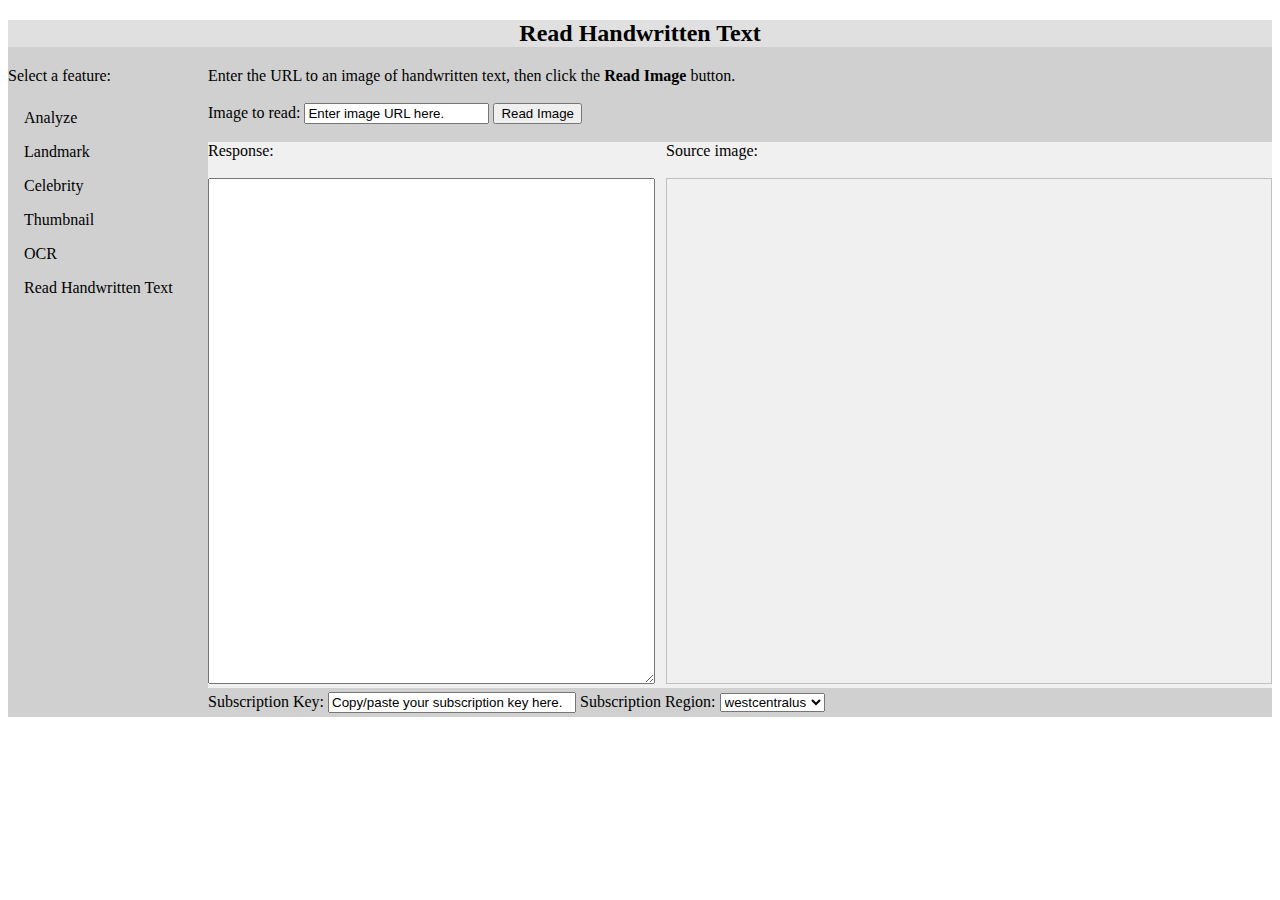
<file: in/handwriting.html>
<!DOCTYPE html>
<html>
<head>
    <title>Handwriting</title>
    <link rel="stylesheet" href="styles.css">
</head>
<body>
<div class="page">
    <div class="title"><h2>Read Handwritten Text</h2></div>
    <div class="container">
        <div class="navigation">
            Select a feature:
            <ul>
              <li><a href="analyze.html"     id="analyzeLink">Analyze</a></li>
              <li><a href="landmark.html"    id="landmarkLink">Landmark</a></li>
              <li><a href="celebrities.html" id="celebritiesLink">Celebrity</a></li>
              <li><a href="thumbnail.html"   id="thumbnailLink">Thumbnail</a></li>
              <li><a href="ocr.html"         id="ocrLink">OCR</a></li>
              <li><a href="handwriting.html" id="handwritingLink">Read Handwritten Text</a></li>
            </ul>
        </div>
        <div class="userInterface">
            Enter the URL to an image of handwritten text, then click the <strong>Read Image</strong> button.
            <br><br>
            Image to read: <input type="text" name="inputImage" id="inputImage" value="Enter image URL here." />
            <button onclick="handwritingButtonClick()">Read Image</button>
            <br><br>
            <div class="wrapper">
                <div class="jsonOutput">
                    Response:
                    <br><br>
                    <textarea id="responseTextArea" class="UIInput"></textarea>
                </div>
                <div class="pad"></div>
                <div class="imageDiv">
                    Source image:<br>
                    <span id="captionSpan"></span><br>
                    <img id="sourceImage" onerror="common.imageLoadError()"/>
                </div>
            </div>
            <div class="subKeyDiv">
                Subscription Key: 
                <input 
                    type="text" 
                    class="subKeyInput" 
                    name="subscriptionKeyInput" 
                    id="subscriptionKeyInput" 
                    onchange="common.subscriptionChange()" 
                    value="Copy/paste your subscription key here." />
                Subscription Region: 
                <select name="subscriptionRegionSelect" id="subscriptionRegionSelect" onchange="common.subscriptionChange()">
                    <option value="westcentralus">westcentralus</option>
                    <option value="westus">westus</option>
                    <option value="eastus2">eastus2</option>
                    <option value="westeurope">westeurope</option>
                    <option value="southeastasia">southeastasia</option>
                </select>
            </div>
        </div>
    </div>
</div>
</body>
<script src="http://ajax.googleapis.com/ajax/libs/jquery/1.9.0/jquery.min.js"></script>
<script type="text/javascript" src="common.js"></script>

<script type="text/javascript">

function handwritingButtonClick() {
    // Replace these two lines with the Handwriting event handling code.
    document.getElementById("responseTextArea").value = "The tutorial code for this feature has not been added.";
}

</script>
</file>
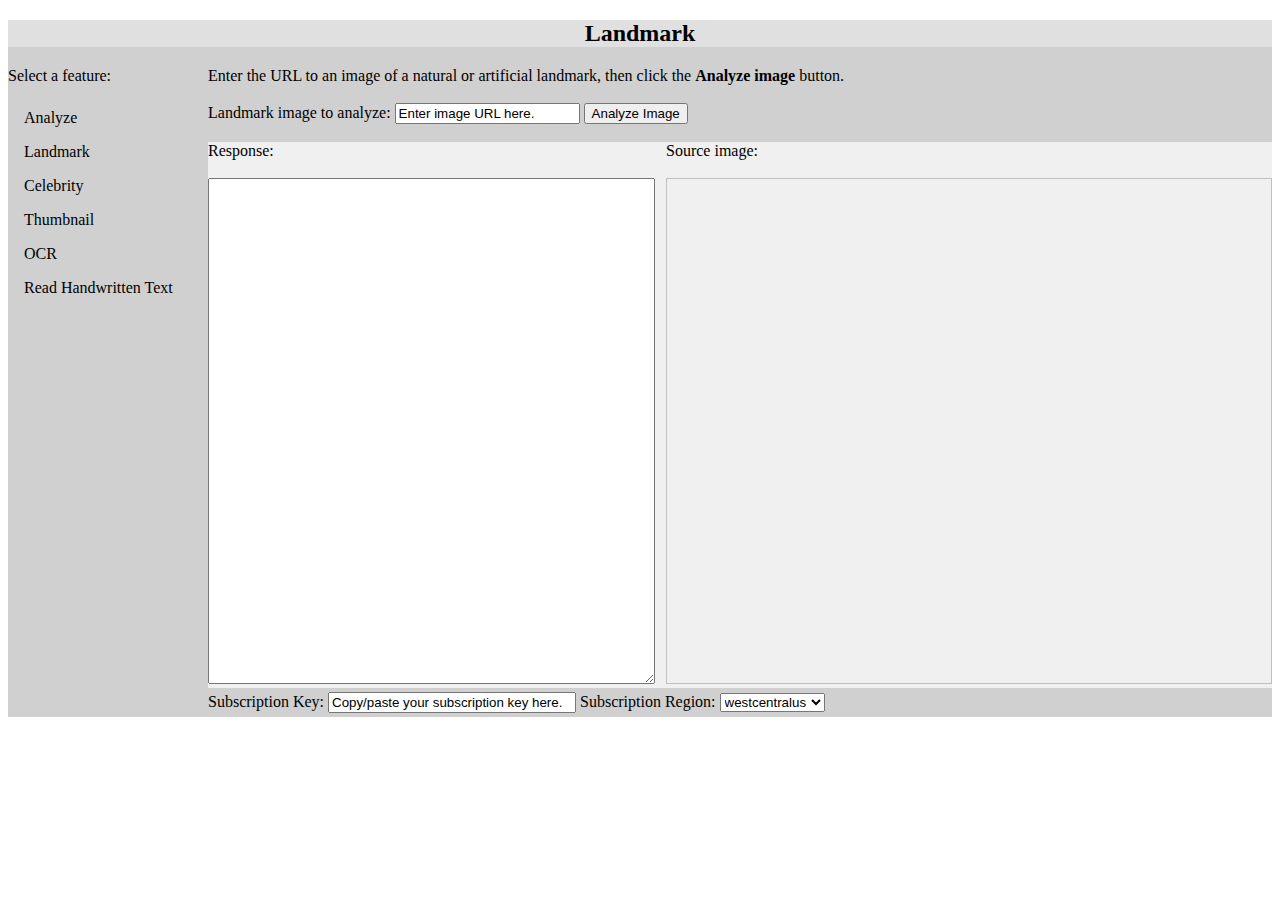
<file: in/landmark.html>
<!DOCTYPE html>
<html>
<head>
    <title>Landmark Image</title>
    <link rel="stylesheet" href="styles.css">
</head>
<body>
<div class="page">
    <div class="title"><h2>Landmark</h2></div>
    <div class="container">
        <div class="navigation">
            Select a feature:
            <ul>
              <li><a href="analyze.html"     id="analyzeLink">Analyze</a></li>
              <li><a href="landmark.html"    id="landmarkLink">Landmark</a></li>
              <li><a href="celebrities.html" id="celebritiesLink">Celebrity</a></li>
              <li><a href="thumbnail.html"   id="thumbnailLink">Thumbnail</a></li>
              <li><a href="ocr.html"         id="ocrLink">OCR</a></li>
              <li><a href="handwriting.html" id="handwritingLink">Read Handwritten Text</a></li>
            </ul>
        </div>
        <div class="userInterface">
            Enter the URL to an image of a natural or artificial landmark, then click the <strong>Analyze image</strong> button.
            <br><br>
            Landmark image to analyze: <input type="text" name="inputImage" id="inputImage" value="Enter image URL here." />
            <button onclick="landmarkButtonClick()">Analyze Image</button>
            <br><br>
            <div class="wrapper">
                <div class="jsonOutput">
                    Response:
                    <br><br>
                    <textarea id="responseTextArea" class="UIInput"></textarea>
                </div>
                <div class="pad"></div>
                <div class="imageDiv">
                    Source image:<br>
                    <span id="captionSpan"></span><br>
                    <img id="sourceImage" onerror="common.imageLoadError()"/>
                </div>
            </div>
            <div class="subKeyDiv">
                Subscription Key: 
                <input 
                    type="text" 
                    class="subKeyInput" 
                    name="subscriptionKeyInput" 
                    id="subscriptionKeyInput" 
                    onchange="common.subscriptionChange()" 
                    value="Copy/paste your subscription key here." />
                Subscription Region: 
                <select name="subscriptionRegionSelect" id="subscriptionRegionSelect" onchange="common.subscriptionChange()">
                    <option value="westcentralus">westcentralus</option>
                    <option value="westus">westus</option>
                    <option value="eastus2">eastus2</option>
                    <option value="westeurope">westeurope</option>
                    <option value="southeastasia">southeastasia</option>
                </select>
            </div>
        </div>
    </div>
</div>
</body>
<script src="http://ajax.googleapis.com/ajax/libs/jquery/1.9.0/jquery.min.js"></script>
<script type="text/javascript" src="common.js"></script>
<script type="text/javascript">

function landmarkButtonClick() {
    // Replace these two lines with the Landmark Image event handling code.
    document.getElementById("responseTextArea").value = "The tutorial code for this feature has not been added.";
}

</script>
</file>
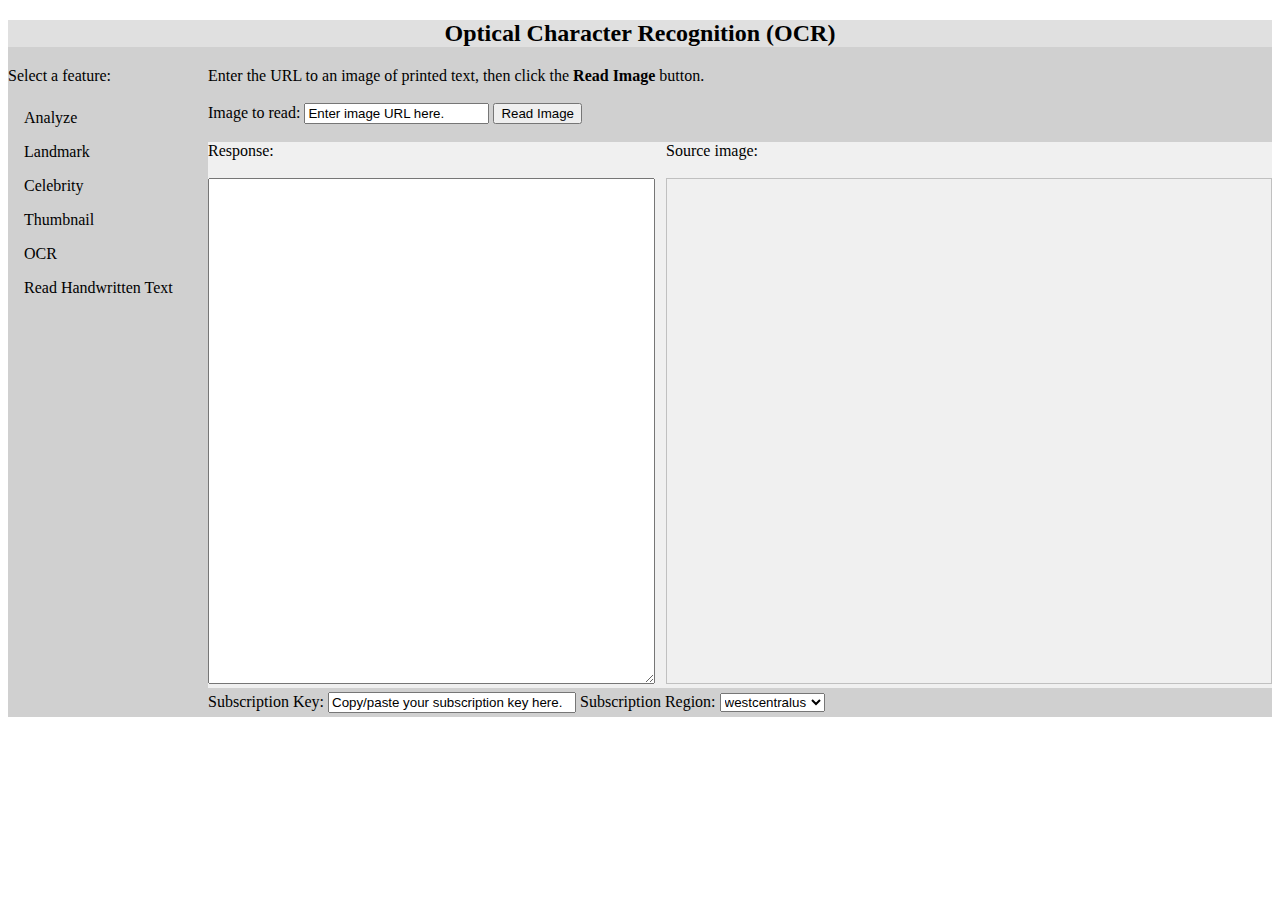
<file: in/ocr.html>
<!DOCTYPE html>
<html>
<head>
    <title>OCR</title>
    <link rel="stylesheet" href="styles.css">
</head>
<body>
<div class="page">
    <div class="title"><h2>Optical Character Recognition (OCR)</h2></div>
    <div class="container">
        <div class="navigation">
            Select a feature:
            <ul>
              <li><a href="analyze.html"     id="analyzeLink">Analyze</a></li>
              <li><a href="landmark.html"    id="landmarkLink">Landmark</a></li>
              <li><a href="celebrities.html" id="celebritiesLink">Celebrity</a></li>
              <li><a href="thumbnail.html"   id="thumbnailLink">Thumbnail</a></li>
              <li><a href="ocr.html"         id="ocrLink">OCR</a></li>
              <li><a href="handwriting.html" id="handwritingLink">Read Handwritten Text</a></li>
            </ul>
        </div>
        <div class="userInterface">
            Enter the URL to an image of printed text, then click the <strong>Read Image</strong> button.
            <br><br>
            Image to read: <input type="text" name="inputImage" id="inputImage" value="Enter image URL here." />
            <button onclick="ocrButtonClick()">Read Image</button>
            <br><br>
            <div class="wrapper">
                <div class="jsonOutput">
                    Response:
                    <br><br>
                    <textarea id="responseTextArea" class="UIInput"></textarea>
                </div>
                <div class="pad"></div>
                <div class="imageDiv">
                    Source image:<br>
                    <span id=captionSpan"></span><br>
                    <img id="sourceImage" onerror="common.imageLoadError()"/>
                </div>
            </div>
            <div class="subKeyDiv">
                Subscription Key: 
                <input 
                    type="text" 
                    class="subKeyInput" 
                    name="subscriptionKeyInput" 
                    id="subscriptionKeyInput" 
                    onchange="common.subscriptionChange()" 
                    value="Copy/paste your subscription key here." />
                Subscription Region: 
                <select name="subscriptionRegionSelect" id="subscriptionRegionSelect" onchange="common.subscriptionChange()">
                    <option value="westcentralus">westcentralus</option>
                    <option value="westus">westus</option>
                    <option value="eastus2">eastus2</option>
                    <option value="westeurope">westeurope</option>
                    <option value="southeastasia">southeastasia</option>
                </select>
            </div>
        </div>
    </div>
</div>
</body>
<script src="http://ajax.googleapis.com/ajax/libs/jquery/1.9.0/jquery.min.js"></script>
<script type="text/javascript" src="common.js"></script>

<script type="text/javascript">

function ocrButtonClick() {
    // Replace these two lines with the OCR Image event handling code.
    document.getElementById("responseTextArea").value = "The tutorial code for this feature has not been added.";
}

</script>
</file>
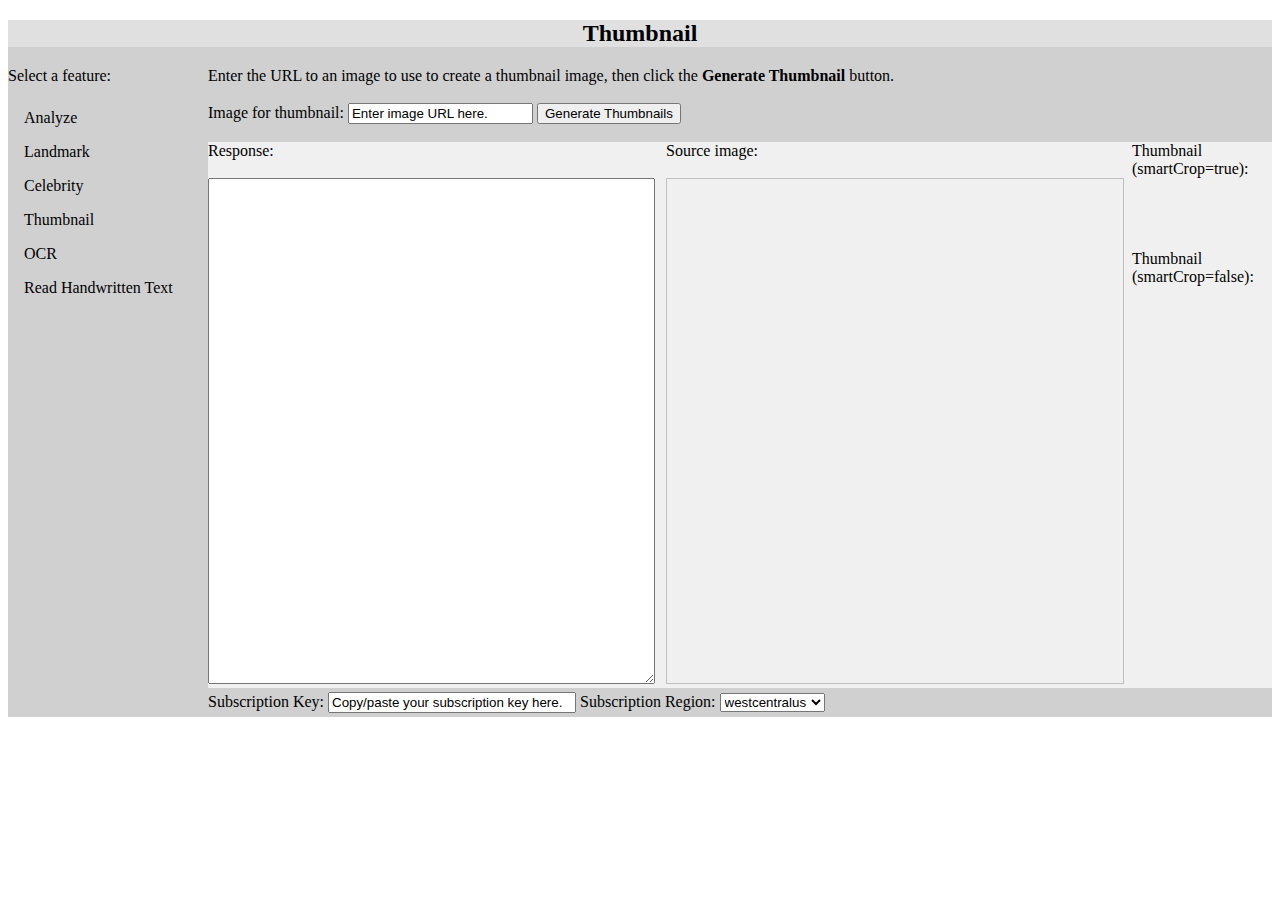
<file: in/thumbnail.html>
<!DOCTYPE html>
<html>
<head>
    <title>Thumbnail</title>
    <link rel="stylesheet" href="styles.css">
</head>
<body>
<div class="page">
    <div class="title"><h2>Thumbnail</h2></div>
    <div class="container">
        <div class="navigation">
            Select a feature:
            <ul>
              <li><a href="analyze.html"     id="analyzeLink">Analyze</a></li>
              <li><a href="landmark.html"    id="landmarkLink">Landmark</a></li>
              <li><a href="celebrities.html" id="celebritiesLink">Celebrity</a></li>
              <li><a href="thumbnail.html"   id="thumbnailLink">Thumbnail</a></li>
              <li><a href="ocr.html"         id="ocrLink">OCR</a></li>
              <li><a href="handwriting.html" id="handwritingLink">Read Handwritten Text</a></li>
            </ul>
        </div>
        <div class="userInterface">
            Enter the URL to an image to use to create a thumbnail image, then click the <strong>Generate Thumbnail</strong> button.
            <br><br>
            Image for thumbnail: <input type="text" name="inputImage" id="inputImage" value="Enter image URL here." />
            <button onclick="thumbnailButtonClick()">Generate Thumbnails</button>
            <br><br>
            <div class="wrapper">
                <div class="jsonOutput">
                    Response:
                    <br><br>
                    <textarea id="responseTextArea" class="UIInput"></textarea>
                </div>
                <div class="pad"></div>
                <div class="imageDiv">
                    Source image:<br>
                    <span id="captionSpan"></span><br>
                    <img id="sourceImage" onerror="common.imageLoadError()"/>
                </div>
                <div class="pad"></div>
                <div class="thumbnailDiv">
                    Thumbnail (smartCrop=true):
                    <br><br>
                    <img class="thumbnailImg" id="thumbnailImageSmartCrop" />
                    <br><br><br>
                    Thumbnail (smartCrop=false):
                    <img class="thumbnailImg" id="thumbnailImageNonSmartCrop" />
                </div>
            </div>
            <div class="subKeyDiv">
                Subscription Key: 
                <input 
                    type="text" 
                    class="subKeyInput" 
                    name="subscriptionKeyInput" 
                    id="subscriptionKeyInput" 
                    onchange="common.subscriptionChange()" 
                    value="Copy/paste your subscription key here." />
                Subscription Region: 
                <select name="subscriptionRegionSelect" id="subscriptionRegionSelect" onchange="common.subscriptionChange()">
                    <option value="westcentralus">westcentralus</option>
                    <option value="westus">westus</option>
                    <option value="eastus2">eastus2</option>
                    <option value="westeurope">westeurope</option>
                    <option value="southeastasia">southeastasia</option>
                </select>
            </div>
        </div>
    </div>
</div>
</body>
<script type="text/javascript" src="common.js"></script>

<script type="text/javascript">

function thumbnailButtonClick() {
    // Replace these two lines with the OCR Image event handling code.
    document.getElementById("responseTextArea").value = "The tutorial code for this feature has not been added.";
}

</script>
</file>
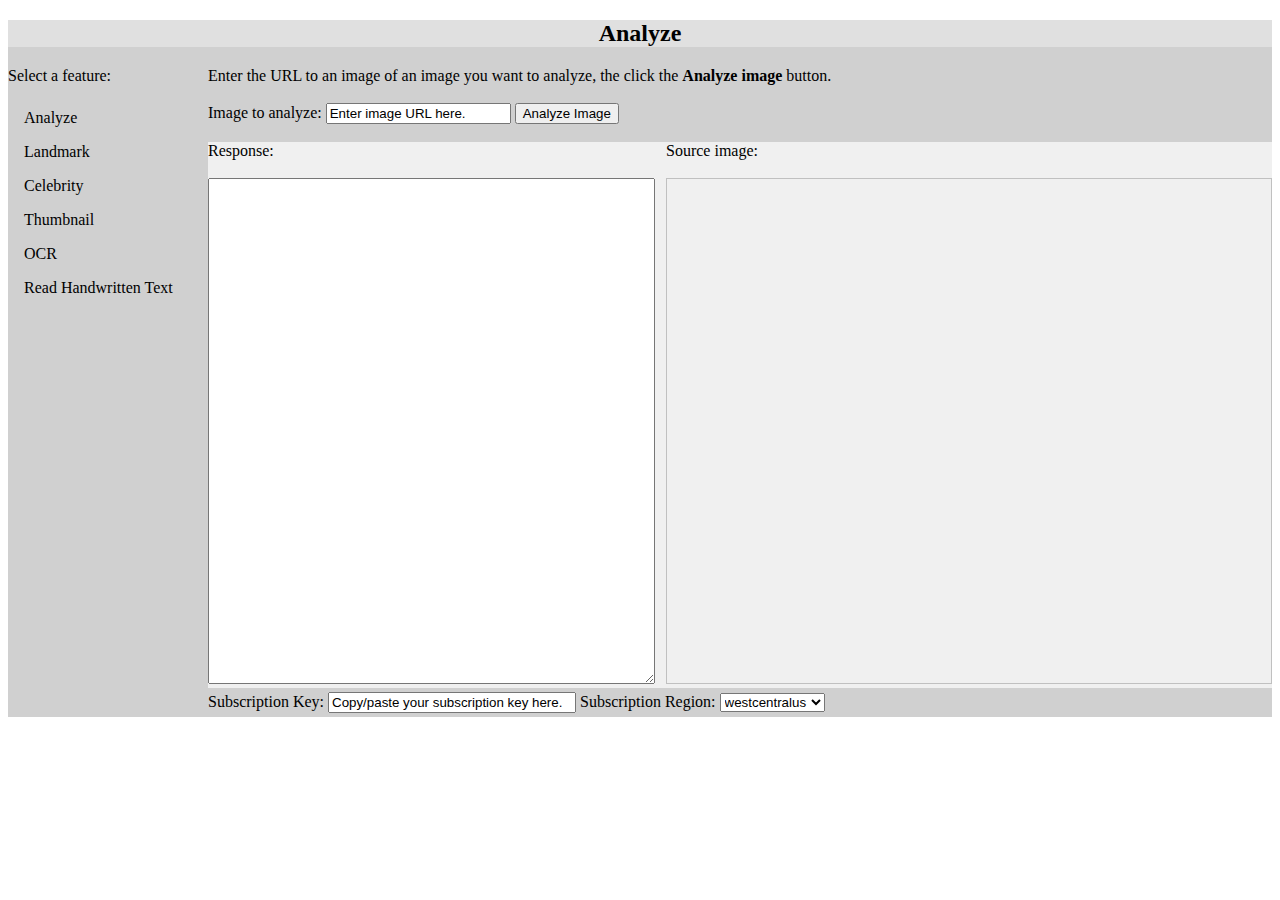
<file: in/Completed/analyze.html>
<!DOCTYPE html>
<html>
<head>
    <title>Analyze</title>
    <link rel="stylesheet" href="styles.css">
</head>
<body>
<div class="page">
    <div class="title"><h2>Analyze</h2></div>
    <div class="container">
        <div class="navigation">
            Select a feature:
            <ul>
              <li><a href="analyze.html"     id="analyzeLink">Analyze</a></li>
              <li><a href="landmark.html"    id="landmarkLink">Landmark</a></li>
              <li><a href="celebrities.html" id="celebritiesLink">Celebrity</a></li>
              <li><a href="thumbnail.html"   id="thumbnailLink">Thumbnail</a></li>
              <li><a href="ocr.html"         id="ocrLink">OCR</a></li>
              <li><a href="handwriting.html" id="handwritingLink">Read Handwritten Text</a></li>
            </ul>
        </div>
        <div class="userInterface">
            Enter the URL to an image of an image you want to analyze, the click the <strong>Analyze image</strong> button.
            <br><br>
            Image to analyze: <input type="text" name="inputImage" id="inputImage" value="Enter image URL here." />
            <button onclick="analyzeButtonClick()">Analyze Image</button>
            <br><br>
            <div class="wrapper">
                <div class="jsonOutput">
                    Response:
                    <br><br>
                    <textarea id="responseTextArea" class="UIInput"></textarea>
                </div>
                <div class="pad"></div>
                <div class="imageDiv">
                    Source image:<br>
                    <span id="captionSpan"></span><br>
                    <img id="sourceImage" onerror="common.imageLoadError()"/>
                </div>
            </div>
            <div class="subKeyDiv">
                Subscription Key: 
                <input 
                    type="text" 
                    class="subKeyInput" 
                    name="subscriptionKeyInput" 
                    id="subscriptionKeyInput" 
                    onchange="common.subscriptionChange()" 
                    value="Copy/paste your subscription key here." />
                Subscription Region: 
                <select name="subscriptionRegionSelect" id="subscriptionRegionSelect" onchange="common.subscriptionChange()">
                    <option value="westcentralus">westcentralus</option>
                    <option value="westus">westus</option>
                    <option value="eastus2">eastus2</option>
                    <option value="westeurope">westeurope</option>
                    <option value="southeastasia">southeastasia</option>
                </select>
            </div>
        </div>
    </div>
</div>
</body>
<script src="http://ajax.googleapis.com/ajax/libs/jquery/1.9.0/jquery.min.js"></script>
<script type="text/javascript" src="common.js"></script>

<script type="text/javascript">

function analyzeButtonClick() {

    // Clear the display fields.
    $("#sourceImage").attr("src", "#");
    $("#responseTextArea").val("");
    $("#captionSpan").text("");
    
    // Display the image.
    var sourceImageUrl = $("#inputImage").val();
    $("#sourceImage").attr("src", sourceImageUrl);
    
    AnalyzeImage(sourceImageUrl, $("#responseTextArea"), $("#captionSpan"));
}

/* Analyze the image at the specified URL by using Microsoft Cognitive Services Analyze Image API.
 * @param {string} sourceImageUrl - The URL to the image to analyze.
 * @param {<textarea> element} responseTextArea - The text area to display the JSON string returned
 *                             from the REST API call, or to display the error message if there was 
 *                             an error.
 * @param {<span> element} captionSpan - The span to display the image caption.
 */
function AnalyzeImage(sourceImageUrl, responseTextArea, captionSpan) {
    // Request parameters.
    var params = {
        "visualFeatures": "Categories,Description,Color",
        "details": "",
        "language": "en",
    };
    
    // Perform the REST API call.
    $.ajax({
        url: common.uriBasePreRegion + 
             $("#subscriptionRegionSelect").val() + 
             common.uriBasePostRegion + 
             common.uriBaseAnalyze +
             "?" + 
             $.param(params),
                    
        // Request headers.
        beforeSend: function(jqXHR){
            jqXHR.setRequestHeader("Content-Type","application/json");
            jqXHR.setRequestHeader("Ocp-Apim-Subscription-Key", 
                encodeURIComponent($("#subscriptionKeyInput").val()));
        },
        
        type: "POST",
        
        // Request body.
        data: '{"url": ' + '"' + sourceImageUrl + '"}',
    })
    
    .done(function(data) {
        // Show formatted JSON on webpage.
        responseTextArea.val(JSON.stringify(data, null, 2));
        
        // Extract and display the caption and confidence from the first caption in the description object.
        if (data.description && data.description.captions) {
            var caption = data.description.captions[0];
            
            if (caption.text && caption.confidence) {
                captionSpan.text("Caption: " + caption.text +
                    " (confidence: " + caption.confidence + ").");
            }
        }
    })
    
    .fail(function(jqXHR, textStatus, errorThrown) {
        // Prepare the error string.
        var errorString = (errorThrown === "") ? "Error. " : errorThrown + " (" + jqXHR.status + "): ";
        errorString += (jqXHR.responseText === "") ? "" : (jQuery.parseJSON(jqXHR.responseText).message) ? 
            jQuery.parseJSON(jqXHR.responseText).message : jQuery.parseJSON(jqXHR.responseText).error.message;
        
        // Put the error JSON in the response textarea.
        responseTextArea.val(JSON.stringify(jqXHR, null, 2));
        
        // Show the error message.
        alert(errorString);
    });
}

</script>
</file>
<file: in/styles.css>
.page { 
    background-color: #d0d0d0; 
    max-width: 1340px; 
}
.title { 
    background-color: #e0e0e0; 
    text-align: center; 
}
.container { 
    display: flex; 
}
.navagation { 
    width: 260px; 
}
.userInterface { 
    flex-grow: 1; 
}
.subKeyInput {
    width: 240px;
}

.wrapper { 
    background-color: #f0f0f0; 
    display: flex; 
}
.jsonOutput { 
    background-color: #f0f0f0; 
    min-width: 450px; 
}
#responseTextArea {
    width: 98%;
    height: 500px;
}
.imageDiv { 
    background-color: #f0f0f0; 
    flex-grow: 1;
}
#sourceImage {
    width:100%;
    height:100%;
    max-height:506px;
    object-fit: contain;
}
.thumbnailDiv { 
    background-color: #f0f0f0; 
    width: 140px; 
}
.thumbnailImg {
    width:100;
    height:150;
}
.subKeyDiv {
    margin-top: 4px; 
    margin-bottom: 4px;
}
.pad {
    width: 8px;
    min-width: 8px;
}

ul { 
    list-style-type: none; 
    padding: 0; 
    width: 200px; 
}
li a { 
    display: block; 
    color: #000000; 
    padding: 8px 16px; 
    text-decoration: none; 
}
li a:hover { 
    background-color: #000555; 
    color: white;
}
</file>
<file: in/Completed/styles.css>
.page { 
    background-color: #d0d0d0; 
    max-width: 1340px; 
}
.title { 
    background-color: #e0e0e0; 
    text-align: center; 
}
.container { 
    display: flex; 
}
.navagation { 
    width: 260px; 
}
.userInterface { 
    flex-grow: 1; 
}
.subKeyInput {
    width: 240px;
}

.wrapper { 
    background-color: #f0f0f0; 
    display: flex; 
}
.jsonOutput { 
    background-color: #f0f0f0; 
    min-width: 450px; 
}
#responseTextArea {
    width: 98%;
    height: 500px;
}
.imageDiv { 
    background-color: #f0f0f0; 
    flex-grow: 1;
}
#sourceImage {
    width:100%;
    height:100%;
    max-height:506px;
    object-fit: contain;
}
.thumbnailDiv { 
    background-color: #f0f0f0; 
    width: 140px; 
}
.thumbnailImg {
    width:100;
    height:150;
}
.subKeyDiv {
    margin-top: 4px; 
    margin-bottom: 4px;
}
.pad {
    width: 8px;
    min-width: 8px;
}

ul { 
    list-style-type: none; 
    padding: 0; 
    width: 200px; 
}
li a { 
    display: block; 
    color: #000000; 
    padding: 8px 16px; 
    text-decoration: none; 
}
li a:hover { 
    background-color: #000555; 
    color: white;
}
</file>
<file: assets/css/main.css>
@charset "UTF-8";
@import url(font-awesome.min.css);
@import url("https://fonts.googleapis.com/css?family=Scope+One|Trocchi");

/*
	Urban by TEMPLATED
	templated.co @templatedco
	Released for free under the Creative Commons Attribution 3.0 license (templated.co/license)
*/

/* Reset */

	html, body, div, span, applet, object, iframe, h1, h2, h3, h4, h5, h6, p, blockquote, pre, a, abbr, acronym, address, big, cite, code, del, dfn, em, img, ins, kbd, q, s, samp, small, strike, strong, sub, sup, tt, var, b, u, i, center, dl, dt, dd, ol, ul, li, fieldset, form, label, legend, table, caption, tbody, tfoot, thead, tr, th, td, article, aside, canvas, details, embed, figure, figcaption, footer, header, hgroup, menu, nav, output, ruby, section, summary, time, mark, audio, video {
		margin: 0;
		padding: 0;
		border: 0;
		font-size: 100%;
		font: inherit;
		vertical-align: baseline;
	}

	article, aside, details, figcaption, figure, footer, header, hgroup, menu, nav, section {
		display: block;
	}

	body {
		line-height: 1;
	}

	ol, ul {
		list-style: none;
	}

	blockquote, q {
		quotes: none;
	}

	blockquote:before, blockquote:after, q:before, q:after {
		content: '';
		content: none;
	}

	table {
		border-collapse: collapse;
		border-spacing: 0;
	}

	body {
		-webkit-text-size-adjust: none;
	}

/* Box Model */

	*, *:before, *:after {
		-moz-box-sizing: border-box;
		-webkit-box-sizing: border-box;
		box-sizing: border-box;
	}

/* Containers */

	.container {
		margin-left: auto;
		margin-right: auto;
	}

	.container.\31 25\25 {
		width: 100%;
		max-width: 100em;
		min-width: 80em;
	}

	.container.\37 5\25 {
		width: 60em;
	}

	.container.\35 0\25 {
		width: 40em;
	}

	.container.\32 5\25 {
		width: 20em;
	}

	.container {
		width: 80em;
	}

	@media screen and (max-width: 1680px) {

		.container.\31 25\25 {
			width: 100%;
			max-width: 100em;
			min-width: 80em;
		}

		.container.\37 5\25 {
			width: 60em;
		}

		.container.\35 0\25 {
			width: 40em;
		}

		.container.\32 5\25 {
			width: 20em;
		}

		.container {
			width: 80em;
		}

	}

	@media screen and (max-width: 1280px) {

		.container.\31 25\25 {
			width: 100%;
			max-width: 81.25em;
			min-width: 65em;
		}

		.container.\37 5\25 {
			width: 48.75em;
		}

		.container.\35 0\25 {
			width: 32.5em;
		}

		.container.\32 5\25 {
			width: 16.25em;
		}

		.container {
			width: 65em;
		}

	}

	@media screen and (max-width: 980px) {

		.container.\31 25\25 {
			width: 100%;
			max-width: 112.5%;
			min-width: 90%;
		}

		.container.\37 5\25 {
			width: 67.5%;
		}

		.container.\35 0\25 {
			width: 45%;
		}

		.container.\32 5\25 {
			width: 22.5%;
		}

		.container {
			width: 90%;
		}

	}

	@media screen and (max-width: 736px) {

		.container.\31 25\25 {
			width: 100%;
			max-width: 112.5%;
			min-width: 90%;
		}

		.container.\37 5\25 {
			width: 67.5%;
		}

		.container.\35 0\25 {
			width: 45%;
		}

		.container.\32 5\25 {
			width: 22.5%;
		}

		.container {
			width: 90% !important;
		}

	}

	@media screen and (max-width: 480px) {

		.container.\31 25\25 {
			width: 100%;
			max-width: 112.5%;
			min-width: 90%;
		}

		.container.\37 5\25 {
			width: 67.5%;
		}

		.container.\35 0\25 {
			width: 45%;
		}

		.container.\32 5\25 {
			width: 22.5%;
		}

		.container {
			width: 90% !important;
		}

	}

/* Grid */

	.row {
		border-bottom: solid 1px transparent;
		-moz-box-sizing: border-box;
		-webkit-box-sizing: border-box;
		box-sizing: border-box;
	}

	.row > * {
		float: left;
		-moz-box-sizing: border-box;
		-webkit-box-sizing: border-box;
		box-sizing: border-box;
	}

	.row:after, .row:before {
		content: '';
		display: block;
		clear: both;
		height: 0;
	}

	.row.uniform > * > :first-child {
		margin-top: 0;
	}

	.row.uniform > * > :last-child {
		margin-bottom: 0;
	}

	.row.\30 \25 > * {
		padding: 0 0 0 0em;
	}

	.row.\30 \25 {
		margin: 0 0 -1px 0em;
	}

	.row.uniform.\30 \25 > * {
		padding: 0em 0 0 0em;
	}

	.row.uniform.\30 \25 {
		margin: 0em 0 -1px 0em;
	}

	.row > * {
		padding: 0 0 0 2em;
	}

	.row {
		margin: 0 0 -1px -2em;
	}

	.row.uniform > * {
		padding: 2em 0 0 2em;
	}

	.row.uniform {
		margin: -2em 0 -1px -2em;
	}

	.row.\32 00\25 > * {
		padding: 0 0 0 4em;
	}

	.row.\32 00\25 {
		margin: 0 0 -1px -4em;
	}

	.row.uniform.\32 00\25 > * {
		padding: 4em 0 0 4em;
	}

	.row.uniform.\32 00\25 {
		margin: -4em 0 -1px -4em;
	}

	.row.\31 50\25 > * {
		padding: 0 0 0 3em;
	}

	.row.\31 50\25 {
		margin: 0 0 -1px -3em;
	}

	.row.uniform.\31 50\25 > * {
		padding: 3em 0 0 3em;
	}

	.row.uniform.\31 50\25 {
		margin: -3em 0 -1px -3em;
	}

	.row.\35 0\25 > * {
		padding: 0 0 0 1em;
	}

	.row.\35 0\25 {
		margin: 0 0 -1px -1em;
	}

	.row.uniform.\35 0\25 > * {
		padding: 1em 0 0 1em;
	}

	.row.uniform.\35 0\25 {
		margin: -1em 0 -1px -1em;
	}

	.row.\32 5\25 > * {
		padding: 0 0 0 0.5em;
	}

	.row.\32 5\25 {
		margin: 0 0 -1px -0.5em;
	}

	.row.uniform.\32 5\25 > * {
		padding: 0.5em 0 0 0.5em;
	}

	.row.uniform.\32 5\25 {
		margin: -0.5em 0 -1px -0.5em;
	}

	.\31 2u, .\31 2u\24 {
		width: 100%;
		clear: none;
		margin-left: 0;
	}

	.\31 1u, .\31 1u\24 {
		width: 91.6666666667%;
		clear: none;
		margin-left: 0;
	}

	.\31 0u, .\31 0u\24 {
		width: 83.3333333333%;
		clear: none;
		margin-left: 0;
	}

	.\39 u, .\39 u\24 {
		width: 75%;
		clear: none;
		margin-left: 0;
	}

	.\38 u, .\38 u\24 {
		width: 66.6666666667%;
		clear: none;
		margin-left: 0;
	}

	.\37 u, .\37 u\24 {
		width: 58.3333333333%;
		clear: none;
		margin-left: 0;
	}

	.\36 u, .\36 u\24 {
		width: 50%;
		clear: none;
		margin-left: 0;
	}

	.\35 u, .\35 u\24 {
		width: 41.6666666667%;
		clear: none;
		margin-left: 0;
	}

	.\34 u, .\34 u\24 {
		width: 33.3333333333%;
		clear: none;
		margin-left: 0;
	}

	.\33 u, .\33 u\24 {
		width: 25%;
		clear: none;
		margin-left: 0;
	}

	.\32 u, .\32 u\24 {
		width: 16.6666666667%;
		clear: none;
		margin-left: 0;
	}

	.\31 u, .\31 u\24 {
		width: 8.3333333333%;
		clear: none;
		margin-left: 0;
	}

	.\31 2u\24 + *,
	.\31 1u\24 + *,
	.\31 0u\24 + *,
	.\39 u\24 + *,
	.\38 u\24 + *,
	.\37 u\24 + *,
	.\36 u\24 + *,
	.\35 u\24 + *,
	.\34 u\24 + *,
	.\33 u\24 + *,
	.\32 u\24 + *,
	.\31 u\24 + * {
		clear: left;
	}

	.\-11u {
		margin-left: 91.66667%;
	}

	.\-10u {
		margin-left: 83.33333%;
	}

	.\-9u {
		margin-left: 75%;
	}

	.\-8u {
		margin-left: 66.66667%;
	}

	.\-7u {
		margin-left: 58.33333%;
	}

	.\-6u {
		margin-left: 50%;
	}

	.\-5u {
		margin-left: 41.66667%;
	}

	.\-4u {
		margin-left: 33.33333%;
	}

	.\-3u {
		margin-left: 25%;
	}

	.\-2u {
		margin-left: 16.66667%;
	}

	.\-1u {
		margin-left: 8.33333%;
	}

	@media screen and (max-width: 1680px) {

		.row > * {
			padding: 0 0 0 2em;
		}

		.row {
			margin: 0 0 -1px -2em;
		}

		.row.uniform > * {
			padding: 2em 0 0 2em;
		}

		.row.uniform {
			margin: -2em 0 -1px -2em;
		}

		.row.\32 00\25 > * {
			padding: 0 0 0 4em;
		}

		.row.\32 00\25 {
			margin: 0 0 -1px -4em;
		}

		.row.uniform.\32 00\25 > * {
			padding: 4em 0 0 4em;
		}

		.row.uniform.\32 00\25 {
			margin: -4em 0 -1px -4em;
		}

		.row.\31 50\25 > * {
			padding: 0 0 0 3em;
		}

		.row.\31 50\25 {
			margin: 0 0 -1px -3em;
		}

		.row.uniform.\31 50\25 > * {
			padding: 3em 0 0 3em;
		}

		.row.uniform.\31 50\25 {
			margin: -3em 0 -1px -3em;
		}

		.row.\35 0\25 > * {
			padding: 0 0 0 1em;
		}

		.row.\35 0\25 {
			margin: 0 0 -1px -1em;
		}

		.row.uniform.\35 0\25 > * {
			padding: 1em 0 0 1em;
		}

		.row.uniform.\35 0\25 {
			margin: -1em 0 -1px -1em;
		}

		.row.\32 5\25 > * {
			padding: 0 0 0 0.5em;
		}

		.row.\32 5\25 {
			margin: 0 0 -1px -0.5em;
		}

		.row.uniform.\32 5\25 > * {
			padding: 0.5em 0 0 0.5em;
		}

		.row.uniform.\32 5\25 {
			margin: -0.5em 0 -1px -0.5em;
		}

		.\31 2u\28xlarge\29, .\31 2u\24\28xlarge\29 {
			width: 100%;
			clear: none;
			margin-left: 0;
		}

		.\31 1u\28xlarge\29, .\31 1u\24\28xlarge\29 {
			width: 91.6666666667%;
			clear: none;
			margin-left: 0;
		}

		.\31 0u\28xlarge\29, .\31 0u\24\28xlarge\29 {
			width: 83.3333333333%;
			clear: none;
			margin-left: 0;
		}

		.\39 u\28xlarge\29, .\39 u\24\28xlarge\29 {
			width: 75%;
			clear: none;
			margin-left: 0;
		}

		.\38 u\28xlarge\29, .\38 u\24\28xlarge\29 {
			width: 66.6666666667%;
			clear: none;
			margin-left: 0;
		}

		.\37 u\28xlarge\29, .\37 u\24\28xlarge\29 {
			width: 58.3333333333%;
			clear: none;
			margin-left: 0;
		}

		.\36 u\28xlarge\29, .\36 u\24\28xlarge\29 {
			width: 50%;
			clear: none;
			margin-left: 0;
		}

		.\35 u\28xlarge\29, .\35 u\24\28xlarge\29 {
			width: 41.6666666667%;
			clear: none;
			margin-left: 0;
		}

		.\34 u\28xlarge\29, .\34 u\24\28xlarge\29 {
			width: 33.3333333333%;
			clear: none;
			margin-left: 0;
		}

		.\33 u\28xlarge\29, .\33 u\24\28xlarge\29 {
			width: 25%;
			clear: none;
			margin-left: 0;
		}

		.\32 u\28xlarge\29, .\32 u\24\28xlarge\29 {
			width: 16.6666666667%;
			clear: none;
			margin-left: 0;
		}

		.\31 u\28xlarge\29, .\31 u\24\28xlarge\29 {
			width: 8.3333333333%;
			clear: none;
			margin-left: 0;
		}

		.\31 2u\24\28xlarge\29 + *,
		.\31 1u\24\28xlarge\29 + *,
		.\31 0u\24\28xlarge\29 + *,
		.\39 u\24\28xlarge\29 + *,
		.\38 u\24\28xlarge\29 + *,
		.\37 u\24\28xlarge\29 + *,
		.\36 u\24\28xlarge\29 + *,
		.\35 u\24\28xlarge\29 + *,
		.\34 u\24\28xlarge\29 + *,
		.\33 u\24\28xlarge\29 + *,
		.\32 u\24\28xlarge\29 + *,
		.\31 u\24\28xlarge\29 + * {
			clear: left;
		}

		.\-11u\28xlarge\29 {
			margin-left: 91.66667%;
		}

		.\-10u\28xlarge\29 {
			margin-left: 83.33333%;
		}

		.\-9u\28xlarge\29 {
			margin-left: 75%;
		}

		.\-8u\28xlarge\29 {
			margin-left: 66.66667%;
		}

		.\-7u\28xlarge\29 {
			margin-left: 58.33333%;
		}

		.\-6u\28xlarge\29 {
			margin-left: 50%;
		}

		.\-5u\28xlarge\29 {
			margin-left: 41.66667%;
		}

		.\-4u\28xlarge\29 {
			margin-left: 33.33333%;
		}

		.\-3u\28xlarge\29 {
			margin-left: 25%;
		}

		.\-2u\28xlarge\29 {
			margin-left: 16.66667%;
		}

		.\-1u\28xlarge\29 {
			margin-left: 8.33333%;
		}

	}

	@media screen and (max-width: 1280px) {

		.row > * {
			padding: 0 0 0 1.5em;
		}

		.row {
			margin: 0 0 -1px -1.5em;
		}

		.row.uniform > * {
			padding: 1.5em 0 0 1.5em;
		}

		.row.uniform {
			margin: -1.5em 0 -1px -1.5em;
		}

		.row.\32 00\25 > * {
			padding: 0 0 0 3em;
		}

		.row.\32 00\25 {
			margin: 0 0 -1px -3em;
		}

		.row.uniform.\32 00\25 > * {
			padding: 3em 0 0 3em;
		}

		.row.uniform.\32 00\25 {
			margin: -3em 0 -1px -3em;
		}

		.row.\31 50\25 > * {
			padding: 0 0 0 2.25em;
		}

		.row.\31 50\25 {
			margin: 0 0 -1px -2.25em;
		}

		.row.uniform.\31 50\25 > * {
			padding: 2.25em 0 0 2.25em;
		}

		.row.uniform.\31 50\25 {
			margin: -2.25em 0 -1px -2.25em;
		}

		.row.\35 0\25 > * {
			padding: 0 0 0 0.75em;
		}

		.row.\35 0\25 {
			margin: 0 0 -1px -0.75em;
		}

		.row.uniform.\35 0\25 > * {
			padding: 0.75em 0 0 0.75em;
		}

		.row.uniform.\35 0\25 {
			margin: -0.75em 0 -1px -0.75em;
		}

		.row.\32 5\25 > * {
			padding: 0 0 0 0.375em;
		}

		.row.\32 5\25 {
			margin: 0 0 -1px -0.375em;
		}

		.row.uniform.\32 5\25 > * {
			padding: 0.375em 0 0 0.375em;
		}

		.row.uniform.\32 5\25 {
			margin: -0.375em 0 -1px -0.375em;
		}

		.\31 2u\28large\29, .\31 2u\24\28large\29 {
			width: 100%;
			clear: none;
			margin-left: 0;
		}

		.\31 1u\28large\29, .\31 1u\24\28large\29 {
			width: 91.6666666667%;
			clear: none;
			margin-left: 0;
		}

		.\31 0u\28large\29, .\31 0u\24\28large\29 {
			width: 83.3333333333%;
			clear: none;
			margin-left: 0;
		}

		.\39 u\28large\29, .\39 u\24\28large\29 {
			width: 75%;
			clear: none;
			margin-left: 0;
		}

		.\38 u\28large\29, .\38 u\24\28large\29 {
			width: 66.6666666667%;
			clear: none;
			margin-left: 0;
		}

		.\37 u\28large\29, .\37 u\24\28large\29 {
			width: 58.3333333333%;
			clear: none;
			margin-left: 0;
		}

		.\36 u\28large\29, .\36 u\24\28large\29 {
			width: 50%;
			clear: none;
			margin-left: 0;
		}

		.\35 u\28large\29, .\35 u\24\28large\29 {
			width: 41.6666666667%;
			clear: none;
			margin-left: 0;
		}

		.\34 u\28large\29, .\34 u\24\28large\29 {
			width: 33.3333333333%;
			clear: none;
			margin-left: 0;
		}

		.\33 u\28large\29, .\33 u\24\28large\29 {
			width: 25%;
			clear: none;
			margin-left: 0;
		}

		.\32 u\28large\29, .\32 u\24\28large\29 {
			width: 16.6666666667%;
			clear: none;
			margin-left: 0;
		}

		.\31 u\28large\29, .\31 u\24\28large\29 {
			width: 8.3333333333%;
			clear: none;
			margin-left: 0;
		}

		.\31 2u\24\28large\29 + *,
		.\31 1u\24\28large\29 + *,
		.\31 0u\24\28large\29 + *,
		.\39 u\24\28large\29 + *,
		.\38 u\24\28large\29 + *,
		.\37 u\24\28large\29 + *,
		.\36 u\24\28large\29 + *,
		.\35 u\24\28large\29 + *,
		.\34 u\24\28large\29 + *,
		.\33 u\24\28large\29 + *,
		.\32 u\24\28large\29 + *,
		.\31 u\24\28large\29 + * {
			clear: left;
		}

		.\-11u\28large\29 {
			margin-left: 91.66667%;
		}

		.\-10u\28large\29 {
			margin-left: 83.33333%;
		}

		.\-9u\28large\29 {
			margin-left: 75%;
		}

		.\-8u\28large\29 {
			margin-left: 66.66667%;
		}

		.\-7u\28large\29 {
			margin-left: 58.33333%;
		}

		.\-6u\28large\29 {
			margin-left: 50%;
		}

		.\-5u\28large\29 {
			margin-left: 41.66667%;
		}

		.\-4u\28large\29 {
			margin-left: 33.33333%;
		}

		.\-3u\28large\29 {
			margin-left: 25%;
		}

		.\-2u\28large\29 {
			margin-left: 16.66667%;
		}

		.\-1u\28large\29 {
			margin-left: 8.33333%;
		}

	}

	@media screen and (max-width: 980px) {

		.row > * {
			padding: 0 0 0 1.5em;
		}

		.row {
			margin: 0 0 -1px -1.5em;
		}

		.row.uniform > * {
			padding: 1.5em 0 0 1.5em;
		}

		.row.uniform {
			margin: -1.5em 0 -1px -1.5em;
		}

		.row.\32 00\25 > * {
			padding: 0 0 0 3em;
		}

		.row.\32 00\25 {
			margin: 0 0 -1px -3em;
		}

		.row.uniform.\32 00\25 > * {
			padding: 3em 0 0 3em;
		}

		.row.uniform.\32 00\25 {
			margin: -3em 0 -1px -3em;
		}

		.row.\31 50\25 > * {
			padding: 0 0 0 2.25em;
		}

		.row.\31 50\25 {
			margin: 0 0 -1px -2.25em;
		}

		.row.uniform.\31 50\25 > * {
			padding: 2.25em 0 0 2.25em;
		}

		.row.uniform.\31 50\25 {
			margin: -2.25em 0 -1px -2.25em;
		}

		.row.\35 0\25 > * {
			padding: 0 0 0 0.75em;
		}

		.row.\35 0\25 {
			margin: 0 0 -1px -0.75em;
		}

		.row.uniform.\35 0\25 > * {
			padding: 0.75em 0 0 0.75em;
		}

		.row.uniform.\35 0\25 {
			margin: -0.75em 0 -1px -0.75em;
		}

		.row.\32 5\25 > * {
			padding: 0 0 0 0.375em;
		}

		.row.\32 5\25 {
			margin: 0 0 -1px -0.375em;
		}

		.row.uniform.\32 5\25 > * {
			padding: 0.375em 0 0 0.375em;
		}

		.row.uniform.\32 5\25 {
			margin: -0.375em 0 -1px -0.375em;
		}

		.\31 2u\28medium\29, .\31 2u\24\28medium\29 {
			width: 100%;
			clear: none;
			margin-left: 0;
		}

		.\31 1u\28medium\29, .\31 1u\24\28medium\29 {
			width: 91.6666666667%;
			clear: none;
			margin-left: 0;
		}

		.\31 0u\28medium\29, .\31 0u\24\28medium\29 {
			width: 83.3333333333%;
			clear: none;
			margin-left: 0;
		}

		.\39 u\28medium\29, .\39 u\24\28medium\29 {
			width: 75%;
			clear: none;
			margin-left: 0;
		}

		.\38 u\28medium\29, .\38 u\24\28medium\29 {
			width: 66.6666666667%;
			clear: none;
			margin-left: 0;
		}

		.\37 u\28medium\29, .\37 u\24\28medium\29 {
			width: 58.3333333333%;
			clear: none;
			margin-left: 0;
		}

		.\36 u\28medium\29, .\36 u\24\28medium\29 {
			width: 50%;
			clear: none;
			margin-left: 0;
		}

		.\35 u\28medium\29, .\35 u\24\28medium\29 {
			width: 41.6666666667%;
			clear: none;
			margin-left: 0;
		}

		.\34 u\28medium\29, .\34 u\24\28medium\29 {
			width: 33.3333333333%;
			clear: none;
			margin-left: 0;
		}

		.\33 u\28medium\29, .\33 u\24\28medium\29 {
			width: 25%;
			clear: none;
			margin-left: 0;
		}

		.\32 u\28medium\29, .\32 u\24\28medium\29 {
			width: 16.6666666667%;
			clear: none;
			margin-left: 0;
		}

		.\31 u\28medium\29, .\31 u\24\28medium\29 {
			width: 8.3333333333%;
			clear: none;
			margin-left: 0;
		}

		.\31 2u\24\28medium\29 + *,
		.\31 1u\24\28medium\29 + *,
		.\31 0u\24\28medium\29 + *,
		.\39 u\24\28medium\29 + *,
		.\38 u\24\28medium\29 + *,
		.\37 u\24\28medium\29 + *,
		.\36 u\24\28medium\29 + *,
		.\35 u\24\28medium\29 + *,
		.\34 u\24\28medium\29 + *,
		.\33 u\24\28medium\29 + *,
		.\32 u\24\28medium\29 + *,
		.\31 u\24\28medium\29 + * {
			clear: left;
		}

		.\-11u\28medium\29 {
			margin-left: 91.66667%;
		}

		.\-10u\28medium\29 {
			margin-left: 83.33333%;
		}

		.\-9u\28medium\29 {
			margin-left: 75%;
		}

		.\-8u\28medium\29 {
			margin-left: 66.66667%;
		}

		.\-7u\28medium\29 {
			margin-left: 58.33333%;
		}

		.\-6u\28medium\29 {
			margin-left: 50%;
		}

		.\-5u\28medium\29 {
			margin-left: 41.66667%;
		}

		.\-4u\28medium\29 {
			margin-left: 33.33333%;
		}

		.\-3u\28medium\29 {
			margin-left: 25%;
		}

		.\-2u\28medium\29 {
			margin-left: 16.66667%;
		}

		.\-1u\28medium\29 {
			margin-left: 8.33333%;
		}

	}

	@media screen and (max-width: 736px) {

		.row > * {
			padding: 0 0 0 1.25em;
		}

		.row {
			margin: 0 0 -1px -1.25em;
		}

		.row.uniform > * {
			padding: 1.25em 0 0 1.25em;
		}

		.row.uniform {
			margin: -1.25em 0 -1px -1.25em;
		}

		.row.\32 00\25 > * {
			padding: 0 0 0 2.5em;
		}

		.row.\32 00\25 {
			margin: 0 0 -1px -2.5em;
		}

		.row.uniform.\32 00\25 > * {
			padding: 2.5em 0 0 2.5em;
		}

		.row.uniform.\32 00\25 {
			margin: -2.5em 0 -1px -2.5em;
		}

		.row.\31 50\25 > * {
			padding: 0 0 0 1.875em;
		}

		.row.\31 50\25 {
			margin: 0 0 -1px -1.875em;
		}

		.row.uniform.\31 50\25 > * {
			padding: 1.875em 0 0 1.875em;
		}

		.row.uniform.\31 50\25 {
			margin: -1.875em 0 -1px -1.875em;
		}

		.row.\35 0\25 > * {
			padding: 0 0 0 0.625em;
		}

		.row.\35 0\25 {
			margin: 0 0 -1px -0.625em;
		}

		.row.uniform.\35 0\25 > * {
			padding: 0.625em 0 0 0.625em;
		}

		.row.uniform.\35 0\25 {
			margin: -0.625em 0 -1px -0.625em;
		}

		.row.\32 5\25 > * {
			padding: 0 0 0 0.3125em;
		}

		.row.\32 5\25 {
			margin: 0 0 -1px -0.3125em;
		}

		.row.uniform.\32 5\25 > * {
			padding: 0.3125em 0 0 0.3125em;
		}

		.row.uniform.\32 5\25 {
			margin: -0.3125em 0 -1px -0.3125em;
		}

		.\31 2u\28small\29, .\31 2u\24\28small\29 {
			width: 100%;
			clear: none;
			margin-left: 0;
		}

		.\31 1u\28small\29, .\31 1u\24\28small\29 {
			width: 91.6666666667%;
			clear: none;
			margin-left: 0;
		}

		.\31 0u\28small\29, .\31 0u\24\28small\29 {
			width: 83.3333333333%;
			clear: none;
			margin-left: 0;
		}

		.\39 u\28small\29, .\39 u\24\28small\29 {
			width: 75%;
			clear: none;
			margin-left: 0;
		}

		.\38 u\28small\29, .\38 u\24\28small\29 {
			width: 66.6666666667%;
			clear: none;
			margin-left: 0;
		}

		.\37 u\28small\29, .\37 u\24\28small\29 {
			width: 58.3333333333%;
			clear: none;
			margin-left: 0;
		}

		.\36 u\28small\29, .\36 u\24\28small\29 {
			width: 50%;
			clear: none;
			margin-left: 0;
		}

		.\35 u\28small\29, .\35 u\24\28small\29 {
			width: 41.6666666667%;
			clear: none;
			margin-left: 0;
		}

		.\34 u\28small\29, .\34 u\24\28small\29 {
			width: 33.3333333333%;
			clear: none;
			margin-left: 0;
		}

		.\33 u\28small\29, .\33 u\24\28small\29 {
			width: 25%;
			clear: none;
			margin-left: 0;
		}

		.\32 u\28small\29, .\32 u\24\28small\29 {
			width: 16.6666666667%;
			clear: none;
			margin-left: 0;
		}

		.\31 u\28small\29, .\31 u\24\28small\29 {
			width: 8.3333333333%;
			clear: none;
			margin-left: 0;
		}

		.\31 2u\24\28small\29 + *,
		.\31 1u\24\28small\29 + *,
		.\31 0u\24\28small\29 + *,
		.\39 u\24\28small\29 + *,
		.\38 u\24\28small\29 + *,
		.\37 u\24\28small\29 + *,
		.\36 u\24\28small\29 + *,
		.\35 u\24\28small\29 + *,
		.\34 u\24\28small\29 + *,
		.\33 u\24\28small\29 + *,
		.\32 u\24\28small\29 + *,
		.\31 u\24\28small\29 + * {
			clear: left;
		}

		.\-11u\28small\29 {
			margin-left: 91.66667%;
		}

		.\-10u\28small\29 {
			margin-left: 83.33333%;
		}

		.\-9u\28small\29 {
			margin-left: 75%;
		}

		.\-8u\28small\29 {
			margin-left: 66.66667%;
		}

		.\-7u\28small\29 {
			margin-left: 58.33333%;
		}

		.\-6u\28small\29 {
			margin-left: 50%;
		}

		.\-5u\28small\29 {
			margin-left: 41.66667%;
		}

		.\-4u\28small\29 {
			margin-left: 33.33333%;
		}

		.\-3u\28small\29 {
			margin-left: 25%;
		}

		.\-2u\28small\29 {
			margin-left: 16.66667%;
		}

		.\-1u\28small\29 {
			margin-left: 8.33333%;
		}

	}

	@media screen and (max-width: 480px) {

		.row > * {
			padding: 0 0 0 1.25em;
		}

		.row {
			margin: 0 0 -1px -1.25em;
		}

		.row.uniform > * {
			padding: 1.25em 0 0 1.25em;
		}

		.row.uniform {
			margin: -1.25em 0 -1px -1.25em;
		}

		.row.\32 00\25 > * {
			padding: 0 0 0 2.5em;
		}

		.row.\32 00\25 {
			margin: 0 0 -1px -2.5em;
		}

		.row.uniform.\32 00\25 > * {
			padding: 2.5em 0 0 2.5em;
		}

		.row.uniform.\32 00\25 {
			margin: -2.5em 0 -1px -2.5em;
		}

		.row.\31 50\25 > * {
			padding: 0 0 0 1.875em;
		}

		.row.\31 50\25 {
			margin: 0 0 -1px -1.875em;
		}

		.row.uniform.\31 50\25 > * {
			padding: 1.875em 0 0 1.875em;
		}

		.row.uniform.\31 50\25 {
			margin: -1.875em 0 -1px -1.875em;
		}

		.row.\35 0\25 > * {
			padding: 0 0 0 0.625em;
		}

		.row.\35 0\25 {
			margin: 0 0 -1px -0.625em;
		}

		.row.uniform.\35 0\25 > * {
			padding: 0.625em 0 0 0.625em;
		}

		.row.uniform.\35 0\25 {
			margin: -0.625em 0 -1px -0.625em;
		}

		.row.\32 5\25 > * {
			padding: 0 0 0 0.3125em;
		}

		.row.\32 5\25 {
			margin: 0 0 -1px -0.3125em;
		}

		.row.uniform.\32 5\25 > * {
			padding: 0.3125em 0 0 0.3125em;
		}

		.row.uniform.\32 5\25 {
			margin: -0.3125em 0 -1px -0.3125em;
		}

		.\31 2u\28xsmall\29, .\31 2u\24\28xsmall\29 {
			width: 100%;
			clear: none;
			margin-left: 0;
		}

		.\31 1u\28xsmall\29, .\31 1u\24\28xsmall\29 {
			width: 91.6666666667%;
			clear: none;
			margin-left: 0;
		}

		.\31 0u\28xsmall\29, .\31 0u\24\28xsmall\29 {
			width: 83.3333333333%;
			clear: none;
			margin-left: 0;
		}

		.\39 u\28xsmall\29, .\39 u\24\28xsmall\29 {
			width: 75%;
			clear: none;
			margin-left: 0;
		}

		.\38 u\28xsmall\29, .\38 u\24\28xsmall\29 {
			width: 66.6666666667%;
			clear: none;
			margin-left: 0;
		}

		.\37 u\28xsmall\29, .\37 u\24\28xsmall\29 {
			width: 58.3333333333%;
			clear: none;
			margin-left: 0;
		}

		.\36 u\28xsmall\29, .\36 u\24\28xsmall\29 {
			width: 50%;
			clear: none;
			margin-left: 0;
		}

		.\35 u\28xsmall\29, .\35 u\24\28xsmall\29 {
			width: 41.6666666667%;
			clear: none;
			margin-left: 0;
		}

		.\34 u\28xsmall\29, .\34 u\24\28xsmall\29 {
			width: 33.3333333333%;
			clear: none;
			margin-left: 0;
		}

		.\33 u\28xsmall\29, .\33 u\24\28xsmall\29 {
			width: 25%;
			clear: none;
			margin-left: 0;
		}

		.\32 u\28xsmall\29, .\32 u\24\28xsmall\29 {
			width: 16.6666666667%;
			clear: none;
			margin-left: 0;
		}

		.\31 u\28xsmall\29, .\31 u\24\28xsmall\29 {
			width: 8.3333333333%;
			clear: none;
			margin-left: 0;
		}

		.\31 2u\24\28xsmall\29 + *,
		.\31 1u\24\28xsmall\29 + *,
		.\31 0u\24\28xsmall\29 + *,
		.\39 u\24\28xsmall\29 + *,
		.\38 u\24\28xsmall\29 + *,
		.\37 u\24\28xsmall\29 + *,
		.\36 u\24\28xsmall\29 + *,
		.\35 u\24\28xsmall\29 + *,
		.\34 u\24\28xsmall\29 + *,
		.\33 u\24\28xsmall\29 + *,
		.\32 u\24\28xsmall\29 + *,
		.\31 u\24\28xsmall\29 + * {
			clear: left;
		}

		.\-11u\28xsmall\29 {
			margin-left: 91.66667%;
		}

		.\-10u\28xsmall\29 {
			margin-left: 83.33333%;
		}

		.\-9u\28xsmall\29 {
			margin-left: 75%;
		}

		.\-8u\28xsmall\29 {
			margin-left: 66.66667%;
		}

		.\-7u\28xsmall\29 {
			margin-left: 58.33333%;
		}

		.\-6u\28xsmall\29 {
			margin-left: 50%;
		}

		.\-5u\28xsmall\29 {
			margin-left: 41.66667%;
		}

		.\-4u\28xsmall\29 {
			margin-left: 33.33333%;
		}

		.\-3u\28xsmall\29 {
			margin-left: 25%;
		}

		.\-2u\28xsmall\29 {
			margin-left: 16.66667%;
		}

		.\-1u\28xsmall\29 {
			margin-left: 8.33333%;
		}

	}

/* Basic */

	@-ms-viewport {
		width: device-width;
	}

	body {
		-ms-overflow-style: scrollbar;
	}

	@media screen and (max-width: 480px) {

		html, body {
			min-width: 320px;
		}

	}

	body {
		background: #fff;
	}

		body.is-loading *, body.is-loading *:before, body.is-loading *:after {
			-moz-animation: none !important;
			-webkit-animation: none !important;
			-ms-animation: none !important;
			animation: none !important;
			-moz-transition: none !important;
			-webkit-transition: none !important;
			-ms-transition: none !important;
			transition: none !important;
		}

/* Type */

	body {
		background-color: #fff;
		color: #999999;
	}

	body, input, select, textarea {
		font-family: "Scope One", serif;
		font-size: 13pt;
		font-weight: 300;
		line-height: 1.65;
	}

		@media screen and (max-width: 1680px) {

			body, input, select, textarea {
				font-size: 11pt;
			}

		}

		@media screen and (max-width: 1280px) {

			body, input, select, textarea {
				font-size: 11pt;
			}

		}

		@media screen and (max-width: 980px) {

			body, input, select, textarea {
				font-size: 12pt;
			}

		}

		@media screen and (max-width: 736px) {

			body, input, select, textarea {
				font-size: 12pt;
			}

		}

		@media screen and (max-width: 480px) {

			body, input, select, textarea {
				font-size: 12pt;
			}

		}

	a {
		-moz-transition: color 0.2s ease-in-out;
		-webkit-transition: color 0.2s ease-in-out;
		-ms-transition: color 0.2s ease-in-out;
		transition: color 0.2s ease-in-out;
		text-decoration: none;
	}

	strong, b {
		font-weight: 700;
	}

	em, i {
		font-style: italic;
	}

	p {
		margin: 0 0 2em 0;
	}

	h1, h2, h3, h4, h5, h6 {
		font-weight: 700;
		line-height: 1.5;
		margin: 0 0 1em 0;
	}

		h1 a, h2 a, h3 a, h4 a, h5 a, h6 a {
			color: inherit;
			text-decoration: none;
		}

	h1 {
		font-size: 3em;
		margin-bottom: .25em;
	}

		@media screen and (max-width: 736px) {

			h1 {
				font-size: 2.5em;
			}

		}

	h2 {
		font-size: 2.5em;
	}

		@media screen and (max-width: 736px) {

			h2 {
				font-size: 2em;
			}

		}

		@media screen and (max-width: 480px) {

			h2 {
				font-size: 1.5em;
			}

		}

	h3 {
		font-size: 1.75em;
	}

		@media screen and (max-width: 736px) {

			h3 {
				font-size: 1.5em;
			}

		}

		@media screen and (max-width: 480px) {

			h3 {
				font-size: 1.25em;
			}

		}

	h4 {
		font-size: 1.5em;
	}

	h5 {
		font-size: 0.9em;
	}

	h6 {
		font-size: 0.7em;
	}

	sub {
		font-size: 0.8em;
		position: relative;
		top: 0.5em;
	}

	sup {
		font-size: 0.8em;
		position: relative;
		top: -0.5em;
	}

	blockquote {
		border-left: solid 4px;
		font-style: italic;
		margin: 0 0 2em 0;
		padding: 0.5em 0 0.5em 2em;
	}

	code {
		border-radius: 4px;
		border: solid 1px;
		font-family: "Courier New", monospace;
		font-size: 0.9em;
		margin: 0 0.25em;
		padding: 0.25em 0.65em;
	}

	pre {
		-webkit-overflow-scrolling: touch;
		font-family: "Courier New", monospace;
		font-size: 0.9em;
		margin: 0 0 2em 0;
	}

		pre code {
			display: block;
			line-height: 1.75;
			padding: 1em 1.5em;
			overflow-x: auto;
		}

	header p {
		font-size: 1.25em;
	}

	hr {
		border: 0;
		border-bottom: solid 1px;
		margin: 2em 0;
	}

		hr.major {
			margin: 3em 0;
		}

	.align-left {
		text-align: left;
	}

	.align-center {
		text-align: center;
	}

	.align-right {
		text-align: right;
	}

	input, select, textarea {
		color: #000;
	}

	a {
		color: #999999;
	}

		a:hover {
			color: rgba(153, 153, 153, 0.5);
		}

	strong, b {
		color: #000;
	}

	h1, h2, h3, h4, h5, h6 {
		color: #000;
	}

	blockquote {
		border-left-color: rgba(0, 0, 0, 0.1);
	}

	code {
		background: rgba(0, 0, 0, 0.075);
		border-color: rgba(0, 0, 0, 0.1);
	}

	hr {
		border-bottom-color: rgba(0, 0, 0, 0.1);
	}

/* Box */

	.box {
		border-radius: 4px;
		border: solid 1px;
		margin-bottom: 2em;
		padding: 1.5em;
	}

		.box > :last-child,
		.box > :last-child > :last-child,
		.box > :last-child > :last-child > :last-child {
			margin-bottom: 0;
		}

		.box.alt {
			border: 0;
			border-radius: 0;
			padding: 0;
		}

	.box {
		border-color: rgba(0, 0, 0, 0.1);
	}

/* Button */

	input[type="submit"],
	input[type="reset"],
	input[type="button"],
	button,
	.button {
		-moz-appearance: none;
		-webkit-appearance: none;
		-ms-appearance: none;
		appearance: none;
		-moz-transition: background-color 0.2s ease-in-out, color 0.2s ease-in-out;
		-webkit-transition: background-color 0.2s ease-in-out, color 0.2s ease-in-out;
		-ms-transition: background-color 0.2s ease-in-out, color 0.2s ease-in-out;
		transition: background-color 0.2s ease-in-out, color 0.2s ease-in-out;
		border-radius: 4px;
		border: 0;
		cursor: pointer;
		display: inline-block;
		font-weight: 700;
		height: 2.85em;
		line-height: 2.95em;
		padding: 0 1.5em;
		text-align: center;
		text-decoration: none;
		white-space: nowrap;
	}

		input[type="submit"].icon,
		input[type="reset"].icon,
		input[type="button"].icon,
		button.icon,
		.button.icon {
			padding-left: 1.35em;
		}

			input[type="submit"].icon:before,
			input[type="reset"].icon:before,
			input[type="button"].icon:before,
			button.icon:before,
			.button.icon:before {
				margin-right: 0.5em;
			}

		input[type="submit"].fit,
		input[type="reset"].fit,
		input[type="button"].fit,
		button.fit,
		.button.fit {
			display: block;
			margin: 0 0 1em 0;
			width: 100%;
		}

		input[type="submit"].small,
		input[type="reset"].small,
		input[type="button"].small,
		button.small,
		.button.small {
			font-size: 0.8em;
		}

		input[type="submit"].big,
		input[type="reset"].big,
		input[type="button"].big,
		button.big,
		.button.big {
			font-size: 1.35em;
		}

		input[type="submit"].disabled, input[type="submit"]:disabled,
		input[type="reset"].disabled,
		input[type="reset"]:disabled,
		input[type="button"].disabled,
		input[type="button"]:disabled,
		button.disabled,
		button:disabled,
		.button.disabled,
		.button:disabled {
			-moz-pointer-events: none;
			-webkit-pointer-events: none;
			-ms-pointer-events: none;
			pointer-events: none;
			opacity: 0.25;
		}

		@media screen and (max-width: 480px) {

			input[type="submit"],
			input[type="reset"],
			input[type="button"],
			button,
			.button {
				padding: 0;
				width: 100%;
			}

		}

	input[type="submit"],
	input[type="reset"],
	input[type="button"],
	button,
	.button {
		background-color: #3498db;
		color: #fff !important;
	}

		input[type="submit"]:hover,
		input[type="reset"]:hover,
		input[type="button"]:hover,
		button:hover,
		.button:hover {
			background-color: #4aa3df;
		}

		input[type="submit"]:active,
		input[type="reset"]:active,
		input[type="button"]:active,
		button:active,
		.button:active {
			background-color: #258cd1;
		}

		input[type="submit"].alt,
		input[type="reset"].alt,
		input[type="button"].alt,
		button.alt,
		.button.alt {
			background-color: transparent;
			box-shadow: inset 0 0 0 2px rgba(0, 0, 0, 0.1);
			color: #000 !important;
		}

			input[type="submit"].alt:hover,
			input[type="reset"].alt:hover,
			input[type="button"].alt:hover,
			button.alt:hover,
			.button.alt:hover {
				background-color: rgba(0, 0, 0, 0.075);
			}

			input[type="submit"].alt:active,
			input[type="reset"].alt:active,
			input[type="button"].alt:active,
			button.alt:active,
			.button.alt:active {
				background-color: rgba(0, 0, 0, 0.15);
			}

			input[type="submit"].alt.icon:before,
			input[type="reset"].alt.icon:before,
			input[type="button"].alt.icon:before,
			button.alt.icon:before,
			.button.alt.icon:before {
				color: #bfbfbf;
			}

		input[type="submit"].special,
		input[type="reset"].special,
		input[type="button"].special,
		button.special,
		.button.special {
			background-color: #fafafa;
			color: #000 !important;
		}

			input[type="submit"].special:hover,
			input[type="reset"].special:hover,
			input[type="button"].special:hover,
			button.special:hover,
			.button.special:hover {
				background-color: white;
			}

			input[type="submit"].special:active,
			input[type="reset"].special:active,
			input[type="button"].special:active,
			button.special:active,
			.button.special:active {
				background-color: #ededed;
			}

/* Flex */

	.flex {
		display: -ms-flexbox;
		-ms-flex-pack: justify;
		display: -moz-flex;
		display: -webkit-flex;
		display: -ms-flex;
		display: flex;
		-moz-flex-wrap: wrap;
		-webkit-flex-wrap: wrap;
		-ms-flex-wrap: wrap;
		flex-wrap: wrap;
		-moz-justify-content: space-between;
		-webkit-justify-content: space-between;
		-ms-justify-content: space-between;
		justify-content: space-between;
	}

		.flex.flex-2, .flex.flex-3 {
			-moz-align-items: stretch;
			-webkit-align-items: stretch;
			-ms-align-items: stretch;
			align-items: stretch;
		}

			.flex.flex-2.center, .flex.flex-3.center {
				-moz-align-items: center;
				-webkit-align-items: center;
				-ms-align-items: center;
				align-items: center;
			}

		.flex.flex-2 .col {
			width: 48%;
		}

			.flex.flex-2 .col.col1 {
				width: 30%;
			}

			.flex.flex-2 .col.col2 {
				width: 66%;
			}

			@media screen and (max-width: 736px) {

				.flex.flex-2 .col.col1, .flex.flex-2 .col.col2 {
					width: 100%;
					margin-bottom: 2em;
				}

					.flex.flex-2 .col.col1 .image, .flex.flex-2 .col.col2 .image {
						max-width: 60%;
						margin: 0 auto 2em auto;
					}

			}

		.flex.flex-3 .col {
			width: 28%;
		}

			@media screen and (max-width: 736px) {

				.flex.flex-3 .col {
					width: 100%;
					margin-bottom: 2em;
				}

					.flex.flex-3 .col .image {
						max-width: 60%;
						margin: 0 auto 2em auto;
					}

			}

		.flex.flex-4 .col {
			width: 22%;
		}

		.flex.flex-tabs {
			-moz-flex-wrap: nowrap;
			-webkit-flex-wrap: nowrap;
			-ms-flex-wrap: nowrap;
			flex-wrap: nowrap;
		}

			.flex.flex-tabs ul {
				width: 20%;
			}

			.flex.flex-tabs .tabs {
				width: 77%;
			}

		@media screen and (max-width: 980px) {

			.flex.flex-4 .col {
				width: 48%;
			}

			.flex.flex-tabs ul {
				width: 30%;
			}

			.flex.flex-tabs .tabs {
				width: 67%;
			}

			.flex.flex-tabs .flex-3 .col {
				width: 48%;
			}

		}

		@media screen and (max-width: 736px) {

			.flex.flex-2 .col, .flex.flex-3 .col, .flex.flex-4 .col {
				width: 100%;
				-moz-order: 2;
				-webkit-order: 2;
				-ms-order: 2;
				order: 2;
			}

				.flex.flex-2 .col.first, .flex.flex-3 .col.first, .flex.flex-4 .col.first {
					-moz-order: 1;
					-webkit-order: 1;
					-ms-order: 1;
					order: 1;
				}

			.flex.flex-tabs {
				-moz-flex-wrap: wrap;
				-webkit-flex-wrap: wrap;
				-ms-flex-wrap: wrap;
				flex-wrap: wrap;
			}

				.flex.flex-tabs ul {
					width: 100%;
				}

				.flex.flex-tabs .tabs {
					width: 100%;
				}

				.flex.flex-tabs .flex-3 .col {
					width: 100%;
				}

		}

/* Form */

	form {
		margin: 0 0 2em 0;
	}

	label {
		display: block;
		font-size: 0.9em;
		font-weight: 700;
		margin: 0 0 1em 0;
	}

	input[type="text"],
	input[type="password"],
	input[type="email"],
	select,
	textarea {
		-moz-appearance: none;
		-webkit-appearance: none;
		-ms-appearance: none;
		appearance: none;
		border-radius: 4px;
		border: none;
		border: solid 1px;
		color: inherit;
		display: block;
		outline: 0;
		padding: 0 1em;
		text-decoration: none;
		width: 100%;
	}

		input[type="text"]:invalid,
		input[type="password"]:invalid,
		input[type="email"]:invalid,
		select:invalid,
		textarea:invalid {
			box-shadow: none;
		}

	.select-wrapper {
		text-decoration: none;
		display: block;
		position: relative;
	}

		.select-wrapper:before {
			-moz-osx-font-smoothing: grayscale;
			-webkit-font-smoothing: antialiased;
			font-family: FontAwesome;
			font-style: normal;
			font-weight: normal;
			text-transform: none !important;
		}

		.select-wrapper:before {
			content: '\f078';
			display: block;
			height: 2.75em;
			line-height: 2.75em;
			pointer-events: none;
			position: absolute;
			right: 0;
			text-align: center;
			top: 0;
			width: 2.75em;
		}

		.select-wrapper select::-ms-expand {
			display: none;
		}

	input[type="text"],
	input[type="password"],
	input[type="email"],
	select {
		height: 2.75em;
	}

	textarea {
		padding: 0.75em 1em;
	}

	input[type="checkbox"],
	input[type="radio"] {
		-moz-appearance: none;
		-webkit-appearance: none;
		-ms-appearance: none;
		appearance: none;
		display: block;
		float: left;
		margin-right: -2em;
		opacity: 0;
		width: 1em;
		z-index: -1;
	}

		input[type="checkbox"] + label,
		input[type="radio"] + label {
			text-decoration: none;
			cursor: pointer;
			display: inline-block;
			font-size: 1em;
			font-weight: 300;
			padding-left: 2.4em;
			padding-right: 0.75em;
			position: relative;
		}

			input[type="checkbox"] + label:before,
			input[type="radio"] + label:before {
				-moz-osx-font-smoothing: grayscale;
				-webkit-font-smoothing: antialiased;
				font-family: FontAwesome;
				font-style: normal;
				font-weight: normal;
				text-transform: none !important;
			}

			input[type="checkbox"] + label:before,
			input[type="radio"] + label:before {
				border-radius: 4px;
				border: solid 1px;
				content: '';
				display: inline-block;
				height: 1.65em;
				left: 0;
				line-height: 1.58125em;
				position: absolute;
				text-align: center;
				top: 0;
				width: 1.65em;
			}

		input[type="checkbox"]:checked + label:before,
		input[type="radio"]:checked + label:before {
			content: '\f00c';
		}

	input[type="checkbox"] + label:before {
		border-radius: 4px;
	}

	input[type="radio"] + label:before {
		border-radius: 100%;
	}

	::-webkit-input-placeholder {
		opacity: 1.0;
	}

	:-moz-placeholder {
		opacity: 1.0;
	}

	::-moz-placeholder {
		opacity: 1.0;
	}

	:-ms-input-placeholder {
		opacity: 1.0;
	}

	.formerize-placeholder {
		opacity: 1.0;
	}

	label {
		color: #000;
	}

	input[type="text"],
	input[type="password"],
	input[type="email"],
	select,
	textarea {
		background: rgba(0, 0, 0, 0.075);
		border-color: rgba(0, 0, 0, 0.1);
	}

		input[type="text"]:focus,
		input[type="password"]:focus,
		input[type="email"]:focus,
		select:focus,
		textarea:focus {
			border-color: #fafafa;
			box-shadow: 0 0 0 1px #fafafa;
		}

	.select-wrapper:before {
		color: rgba(0, 0, 0, 0.1);
	}

	input[type="checkbox"] + label,
	input[type="radio"] + label {
		color: #999999;
	}

		input[type="checkbox"] + label:before,
		input[type="radio"] + label:before {
			background: rgba(0, 0, 0, 0.075);
			border-color: rgba(0, 0, 0, 0.1);
		}

	input[type="checkbox"]:checked + label:before,
	input[type="radio"]:checked + label:before {
		background-color: #fafafa;
		border-color: #fafafa;
		color: #000;
	}

	input[type="checkbox"]:focus + label:before,
	input[type="radio"]:focus + label:before {
		border-color: #fafafa;
		box-shadow: 0 0 0 1px #fafafa;
	}

	::-webkit-input-placeholder {
		color: #bfbfbf !important;
	}

	:-moz-placeholder {
		color: #bfbfbf !important;
	}

	::-moz-placeholder {
		color: #bfbfbf !important;
	}

	:-ms-input-placeholder {
		color: #bfbfbf !important;
	}

	.formerize-placeholder {
		color: #bfbfbf !important;
	}

/* Icon */

	.icon {
		text-decoration: none;
		border-bottom: none;
		position: relative;
	}

		.icon:before {
			-moz-osx-font-smoothing: grayscale;
			-webkit-font-smoothing: antialiased;
			font-family: FontAwesome;
			font-style: normal;
			font-weight: normal;
			text-transform: none !important;
		}

		.icon > .label {
			display: none;
		}

/* Image */

	.image {
		border: 0;
		display: inline-block;
		position: relative;
		box-shadow: 0px 0px 0px 7px #fff, 0px 0px 0px 8px rgba(0, 0, 0, 0.1);
	}

		.image img {
			display: block;
		}

		.image.left, .image.right {
			max-width: 40%;
		}

			.image.left img, .image.right img {
				width: 100%;
			}

		.image.left {
			float: left;
			margin: 0 1.5em 1em 0;
			top: 0.25em;
		}

		.image.right {
			float: right;
			margin: 0 0 1em 1.5em;
			top: 0.25em;
		}

		.image.fit {
			display: block;
			margin: 0 0 2em 0;
			width: 100%;
		}

			.image.fit img {
				width: 100%;
			}

		.image.round {
			border-radius: 100%;
		}

			.image.round img {
				border-radius: 100%;
			}

		.image.main {
			display: block;
			margin: 0 0 3em 0;
			width: 100%;
		}

			.image.main img {
				width: 100%;
			}

	.video-wrapper {
		position: relative;
		padding-bottom: 56.25%;
	/* 16:9 */

		padding-top: 25px;
		height: 0;
	}

		.video-wrapper iframe, .video-wrapper object, .video-wrapper embed {
			position: absolute;
			top: 0;
			left: 0;
			width: 100%;
			height: 100%;
		}

/* List */

	ol {
		list-style: decimal;
		margin: 0 0 2em 0;
		padding-left: 1.25em;
	}

		ol li {
			padding-left: 0.25em;
		}

	ul {
		list-style: disc;
		margin: 0 0 2em 0;
		padding-left: 1em;
	}

		ul li {
			padding-left: 0.5em;
		}

		ul.alt {
			list-style: none;
			padding-left: 0;
		}

			ul.alt li {
				border-top: solid 1px;
				padding: 0.5em 0;
			}

				ul.alt li:first-child {
					border-top: 0;
					padding-top: 0;
				}

		ul.icons {
			cursor: default;
			list-style: none;
			padding-left: 0;
		}

			ul.icons li {
				display: inline-block;
				padding: 0 2em 0 0;
			}

				ul.icons li:last-child {
					padding-right: 0;
				}

				ul.icons li .icon:before {
					font-size: 2em;
				}

		ul.actions {
			cursor: default;
			list-style: none;
			padding-left: 0;
		}

			ul.actions li {
				display: inline-block;
				padding: 0 1em 0 0;
				vertical-align: middle;
			}

				ul.actions li:last-child {
					padding-right: 0;
				}

			ul.actions.small li {
				padding: 0 0.5em 0 0;
			}

			ul.actions.vertical li {
				display: block;
				padding: 1em 0 0 0;
			}

				ul.actions.vertical li:first-child {
					padding-top: 0;
				}

				ul.actions.vertical li > * {
					margin-bottom: 0;
				}

			ul.actions.vertical.small li {
				padding: 0.5em 0 0 0;
			}

				ul.actions.vertical.small li:first-child {
					padding-top: 0;
				}

			ul.actions.fit {
				display: table;
				margin-left: -1em;
				padding: 0;
				table-layout: fixed;
				width: calc(100% + 1em);
			}

				ul.actions.fit li {
					display: table-cell;
					padding: 0 0 0 1em;
				}

					ul.actions.fit li > * {
						margin-bottom: 0;
					}

				ul.actions.fit.small {
					margin-left: -0.5em;
					width: calc(100% + 0.5em);
				}

					ul.actions.fit.small li {
						padding: 0 0 0 0.5em;
					}

			@media screen and (max-width: 480px) {

				ul.actions {
					margin: 0 0 2em 0;
				}

					ul.actions li {
						padding: 1em 0 0 0;
						display: block;
						text-align: center;
						width: 100%;
					}

						ul.actions li:first-child {
							padding-top: 0;
						}

						ul.actions li > * {
							width: 100%;
							margin: 0 !important;
						}

							ul.actions li > *.icon:before {
								margin-left: -2em;
							}

					ul.actions.small li {
						padding: 0.5em 0 0 0;
					}

						ul.actions.small li:first-child {
							padding-top: 0;
						}

			}

	dl {
		margin: 0 0 2em 0;
	}

		dl dt {
			display: block;
			font-weight: 700;
			margin: 0 0 1em 0;
		}

		dl dd {
			margin-left: 2em;
		}

	ul.alt li {
		border-top-color: rgba(0, 0, 0, 0.1);
	}

/* Section/Article */

	section.special, article.special {
		text-align: center;
	}

	header p {
		position: relative;
		margin: 0 0 1.5em 0;
	}

	header h2 + p {
		font-size: 1.25em;
		margin-top: -1em;
	}

	header h3 + p {
		font-size: 1.1em;
		margin-top: -0.8em;
	}

	header h4 + p,
	header h5 + p,
	header h6 + p {
		font-size: 0.9em;
		margin-top: -0.6em;
	}

	header p {
		color: #bfbfbf;
	}

/* Tab */

	ul.tab-list {
		list-style: none;
		margin: 0 0 1em 0;
		padding: 0;
	}

		ul.tab-list li a {
			background: rgba(255, 255, 255, 0.075);
			border-radius: 4px;
			color: rgba(255, 255, 255, 0.5) !important;
			margin-bottom: .5em;
			padding: .5em 1em;
			display: inline-block;
			width: 100%;
		}

			ul.tab-list li a.active {
				background: #aa14cc;
				color: #fff !important;
			}

			ul.tab-list li a:hover {
				background: #693dcc;
				color: #fff !important;
			}

	.tab {
		display: none;
	}

		.tab.active {
			display: -ms-flexbox;
			display: -moz-flex;
			display: -webkit-flex;
			display: -ms-flex;
			display: flex;
		}

/* Table */

	.table-wrapper {
		-webkit-overflow-scrolling: touch;
		overflow-x: auto;
	}

	table {
		margin: 0 0 2em 0;
		width: 100%;
	}

		table tbody tr {
			border: solid 1px;
			border-left: 0;
			border-right: 0;
		}

		table td {
			padding: 0.75em 0.75em;
		}

		table th {
			font-size: 0.9em;
			font-weight: 700;
			padding: 0 0.75em 0.75em 0.75em;
			text-align: left;
		}

		table thead {
			border-bottom: solid 2px;
		}

		table tfoot {
			border-top: solid 2px;
		}

		table.alt {
			border-collapse: separate;
		}

			table.alt tbody tr td {
				border: solid 1px;
				border-left-width: 0;
				border-top-width: 0;
			}

				table.alt tbody tr td:first-child {
					border-left-width: 1px;
				}

			table.alt tbody tr:first-child td {
				border-top-width: 1px;
			}

			table.alt thead {
				border-bottom: 0;
			}

			table.alt tfoot {
				border-top: 0;
			}

	table tbody tr {
		border-color: rgba(0, 0, 0, 0.1);
	}

		table tbody tr:nth-child(2n + 1) {
			background-color: rgba(0, 0, 0, 0.075);
		}

	table th {
		color: #000;
	}

	table thead {
		border-bottom-color: rgba(0, 0, 0, 0.1);
	}

	table tfoot {
		border-top-color: rgba(0, 0, 0, 0.1);
	}

	table.alt tbody tr td {
		border-color: rgba(0, 0, 0, 0.1);
	}

/* Wrapper */

	.wrapper {
		padding: 6em 0 4em 0;
		position: relative;
	}

		.wrapper .inner {
			margin: 0 auto;
			width: 80em;
			position: relative;
			z-index: 99;
		}

		.wrapper header {
			margin-bottom: 4em;
		}

			@media screen and (max-width: 736px) {

				.wrapper header {
					margin-bottom: 2em;
				}

			}

		.wrapper.style1 {
			background-color: #fafafa;
			color: #999999;
		}

			.wrapper.style1 input, .wrapper.style1 select, .wrapper.style1 textarea {
				color: #000;
			}

			.wrapper.style1 a {
				color: #000;
			}

				.wrapper.style1 a:hover {
					color: rgba(0, 0, 0, 0.5);
				}

			.wrapper.style1 strong, .wrapper.style1 b {
				color: #000;
			}

			.wrapper.style1 h1, .wrapper.style1 h2, .wrapper.style1 h3, .wrapper.style1 h4, .wrapper.style1 h5, .wrapper.style1 h6 {
				color: #000;
			}

			.wrapper.style1 blockquote {
				border-left-color: rgba(0, 0, 0, 0.15);
			}

			.wrapper.style1 code {
				background: rgba(0, 0, 0, 0.075);
				border-color: rgba(0, 0, 0, 0.15);
			}

			.wrapper.style1 hr {
				border-bottom-color: rgba(0, 0, 0, 0.15);
			}

			.wrapper.style1 .box {
				border-color: rgba(0, 0, 0, 0.15);
			}

			.wrapper.style1 input[type="submit"],
			.wrapper.style1 input[type="reset"],
			.wrapper.style1 input[type="button"],
			.wrapper.style1 button,
			.wrapper.style1 .button {
				background-color: #3498db;
				color: #fff !important;
			}

				.wrapper.style1 input[type="submit"]:hover,
				.wrapper.style1 input[type="reset"]:hover,
				.wrapper.style1 input[type="button"]:hover,
				.wrapper.style1 button:hover,
				.wrapper.style1 .button:hover {
					background-color: #4aa3df;
				}

				.wrapper.style1 input[type="submit"]:active,
				.wrapper.style1 input[type="reset"]:active,
				.wrapper.style1 input[type="button"]:active,
				.wrapper.style1 button:active,
				.wrapper.style1 .button:active {
					background-color: #258cd1;
				}

				.wrapper.style1 input[type="submit"].alt,
				.wrapper.style1 input[type="reset"].alt,
				.wrapper.style1 input[type="button"].alt,
				.wrapper.style1 button.alt,
				.wrapper.style1 .button.alt {
					background-color: transparent;
					box-shadow: inset 0 0 0 2px rgba(0, 0, 0, 0.15);
					color: #000 !important;
				}

					.wrapper.style1 input[type="submit"].alt:hover,
					.wrapper.style1 input[type="reset"].alt:hover,
					.wrapper.style1 input[type="button"].alt:hover,
					.wrapper.style1 button.alt:hover,
					.wrapper.style1 .button.alt:hover {
						background-color: rgba(0, 0, 0, 0.075);
					}

					.wrapper.style1 input[type="submit"].alt:active,
					.wrapper.style1 input[type="reset"].alt:active,
					.wrapper.style1 input[type="button"].alt:active,
					.wrapper.style1 button.alt:active,
					.wrapper.style1 .button.alt:active {
						background-color: rgba(0, 0, 0, 0.2);
					}

					.wrapper.style1 input[type="submit"].alt.icon:before,
					.wrapper.style1 input[type="reset"].alt.icon:before,
					.wrapper.style1 input[type="button"].alt.icon:before,
					.wrapper.style1 button.alt.icon:before,
					.wrapper.style1 .button.alt.icon:before {
						color: #bfbfbf;
					}

				.wrapper.style1 input[type="submit"].special,
				.wrapper.style1 input[type="reset"].special,
				.wrapper.style1 input[type="button"].special,
				.wrapper.style1 button.special,
				.wrapper.style1 .button.special {
					background-color: #000;
					color: #fafafa !important;
				}

			.wrapper.style1 label {
				color: #000;
			}

			.wrapper.style1 input[type="text"],
			.wrapper.style1 input[type="password"],
			.wrapper.style1 input[type="email"],
			.wrapper.style1 select,
			.wrapper.style1 textarea {
				background: rgba(0, 0, 0, 0.075);
				border-color: rgba(0, 0, 0, 0.15);
			}

				.wrapper.style1 input[type="text"]:focus,
				.wrapper.style1 input[type="password"]:focus,
				.wrapper.style1 input[type="email"]:focus,
				.wrapper.style1 select:focus,
				.wrapper.style1 textarea:focus {
					border-color: #000;
					box-shadow: 0 0 0 1px #000;
				}

			.wrapper.style1 .select-wrapper:before {
				color: rgba(0, 0, 0, 0.15);
			}

			.wrapper.style1 input[type="checkbox"] + label,
			.wrapper.style1 input[type="radio"] + label {
				color: #999999;
			}

				.wrapper.style1 input[type="checkbox"] + label:before,
				.wrapper.style1 input[type="radio"] + label:before {
					background: rgba(0, 0, 0, 0.075);
					border-color: rgba(0, 0, 0, 0.15);
				}

			.wrapper.style1 input[type="checkbox"]:checked + label:before,
			.wrapper.style1 input[type="radio"]:checked + label:before {
				background-color: #000;
				border-color: #000;
				color: #fafafa;
			}

			.wrapper.style1 input[type="checkbox"]:focus + label:before,
			.wrapper.style1 input[type="radio"]:focus + label:before {
				border-color: #000;
				box-shadow: 0 0 0 1px #000;
			}

			.wrapper.style1 ::-webkit-input-placeholder {
				color: #bfbfbf !important;
			}

			.wrapper.style1 :-moz-placeholder {
				color: #bfbfbf !important;
			}

			.wrapper.style1 ::-moz-placeholder {
				color: #bfbfbf !important;
			}

			.wrapper.style1 :-ms-input-placeholder {
				color: #bfbfbf !important;
			}

			.wrapper.style1 .formerize-placeholder {
				color: #bfbfbf !important;
			}

			.wrapper.style1 ul.alt li {
				border-top-color: rgba(0, 0, 0, 0.15);
			}

			.wrapper.style1 header p {
				color: #bfbfbf;
			}

			.wrapper.style1 table tbody tr {
				border-color: rgba(0, 0, 0, 0.15);
			}

				.wrapper.style1 table tbody tr:nth-child(2n + 1) {
					background-color: rgba(0, 0, 0, 0.075);
				}

			.wrapper.style1 table th {
				color: #000;
			}

			.wrapper.style1 table thead {
				border-bottom-color: rgba(0, 0, 0, 0.15);
			}

			.wrapper.style1 table tfoot {
				border-top-color: rgba(0, 0, 0, 0.15);
			}

			.wrapper.style1 table.alt tbody tr td {
				border-color: rgba(0, 0, 0, 0.15);
			}

		.wrapper.style2 {
			background-color: #3498db;
			color: #aed6f1;
		}

			.wrapper.style2 input, .wrapper.style2 select, .wrapper.style2 textarea {
				color: #fff;
			}

			.wrapper.style2 a {
				color: #999999;
			}

				.wrapper.style2 a:hover {
					color: rgba(153, 153, 153, 0.5);
				}

			.wrapper.style2 strong, .wrapper.style2 b {
				color: #fff;
			}

			.wrapper.style2 h1, .wrapper.style2 h2, .wrapper.style2 h3, .wrapper.style2 h4, .wrapper.style2 h5, .wrapper.style2 h6 {
				color: #fff;
			}

			.wrapper.style2 blockquote {
				border-left-color: rgba(255, 255, 255, 0.25);
			}

			.wrapper.style2 code {
				background: rgba(255, 255, 255, 0.075);
				border-color: rgba(255, 255, 255, 0.25);
			}

			.wrapper.style2 hr {
				border-bottom-color: rgba(255, 255, 255, 0.25);
			}

			.wrapper.style2 .box {
				border-color: rgba(255, 255, 255, 0.25);
			}

			.wrapper.style2 input[type="submit"],
			.wrapper.style2 input[type="reset"],
			.wrapper.style2 input[type="button"],
			.wrapper.style2 button,
			.wrapper.style2 .button {
				background-color: #fff;
				color: #3498db !important;
			}

				.wrapper.style2 input[type="submit"].alt,
				.wrapper.style2 input[type="reset"].alt,
				.wrapper.style2 input[type="button"].alt,
				.wrapper.style2 button.alt,
				.wrapper.style2 .button.alt {
					background-color: transparent;
					box-shadow: inset 0 0 0 2px rgba(255, 255, 255, 0.25);
					color: #fff !important;
				}

					.wrapper.style2 input[type="submit"].alt:hover,
					.wrapper.style2 input[type="reset"].alt:hover,
					.wrapper.style2 input[type="button"].alt:hover,
					.wrapper.style2 button.alt:hover,
					.wrapper.style2 .button.alt:hover {
						background-color: rgba(255, 255, 255, 0.075);
					}

					.wrapper.style2 input[type="submit"].alt:active,
					.wrapper.style2 input[type="reset"].alt:active,
					.wrapper.style2 input[type="button"].alt:active,
					.wrapper.style2 button.alt:active,
					.wrapper.style2 .button.alt:active {
						background-color: rgba(255, 255, 255, 0.2);
					}

					.wrapper.style2 input[type="submit"].alt.icon:before,
					.wrapper.style2 input[type="reset"].alt.icon:before,
					.wrapper.style2 input[type="button"].alt.icon:before,
					.wrapper.style2 button.alt.icon:before,
					.wrapper.style2 .button.alt.icon:before {
						color: #67b2e4;
					}

				.wrapper.style2 input[type="submit"].special,
				.wrapper.style2 input[type="reset"].special,
				.wrapper.style2 input[type="button"].special,
				.wrapper.style2 button.special,
				.wrapper.style2 .button.special {
					background-color: #fafafa;
					color: #000 !important;
				}

					.wrapper.style2 input[type="submit"].special:hover,
					.wrapper.style2 input[type="reset"].special:hover,
					.wrapper.style2 input[type="button"].special:hover,
					.wrapper.style2 button.special:hover,
					.wrapper.style2 .button.special:hover {
						background-color: white;
					}

					.wrapper.style2 input[type="submit"].special:active,
					.wrapper.style2 input[type="reset"].special:active,
					.wrapper.style2 input[type="button"].special:active,
					.wrapper.style2 button.special:active,
					.wrapper.style2 .button.special:active {
						background-color: #ededed;
					}

			.wrapper.style2 label {
				color: #fff;
			}

			.wrapper.style2 input[type="text"],
			.wrapper.style2 input[type="password"],
			.wrapper.style2 input[type="email"],
			.wrapper.style2 select,
			.wrapper.style2 textarea {
				background: rgba(255, 255, 255, 0.075);
				border-color: rgba(255, 255, 255, 0.25);
			}

				.wrapper.style2 input[type="text"]:focus,
				.wrapper.style2 input[type="password"]:focus,
				.wrapper.style2 input[type="email"]:focus,
				.wrapper.style2 select:focus,
				.wrapper.style2 textarea:focus {
					border-color: #fafafa;
					box-shadow: 0 0 0 1px #fafafa;
				}

			.wrapper.style2 .select-wrapper:before {
				color: rgba(255, 255, 255, 0.25);
			}

			.wrapper.style2 input[type="checkbox"] + label,
			.wrapper.style2 input[type="radio"] + label {
				color: #aed6f1;
			}

				.wrapper.style2 input[type="checkbox"] + label:before,
				.wrapper.style2 input[type="radio"] + label:before {
					background: rgba(255, 255, 255, 0.075);
					border-color: rgba(255, 255, 255, 0.25);
				}

			.wrapper.style2 input[type="checkbox"]:checked + label:before,
			.wrapper.style2 input[type="radio"]:checked + label:before {
				background-color: #fafafa;
				border-color: #fafafa;
				color: #000;
			}

			.wrapper.style2 input[type="checkbox"]:focus + label:before,
			.wrapper.style2 input[type="radio"]:focus + label:before {
				border-color: #fafafa;
				box-shadow: 0 0 0 1px #fafafa;
			}

			.wrapper.style2 ::-webkit-input-placeholder {
				color: #67b2e4 !important;
			}

			.wrapper.style2 :-moz-placeholder {
				color: #67b2e4 !important;
			}

			.wrapper.style2 ::-moz-placeholder {
				color: #67b2e4 !important;
			}

			.wrapper.style2 :-ms-input-placeholder {
				color: #67b2e4 !important;
			}

			.wrapper.style2 .formerize-placeholder {
				color: #67b2e4 !important;
			}

			.wrapper.style2 ul.alt li {
				border-top-color: rgba(255, 255, 255, 0.25);
			}

			.wrapper.style2 header p {
				color: #67b2e4;
			}

			.wrapper.style2 table tbody tr {
				border-color: rgba(255, 255, 255, 0.25);
			}

				.wrapper.style2 table tbody tr:nth-child(2n + 1) {
					background-color: rgba(255, 255, 255, 0.075);
				}

			.wrapper.style2 table th {
				color: #fff;
			}

			.wrapper.style2 table thead {
				border-bottom-color: rgba(255, 255, 255, 0.25);
			}

			.wrapper.style2 table tfoot {
				border-top-color: rgba(255, 255, 255, 0.25);
			}

			.wrapper.style2 table.alt tbody tr td {
				border-color: rgba(255, 255, 255, 0.25);
			}

			.wrapper.style2 .image {
				box-shadow: 0px 0px 0px 7px #3498db, 0px 0px 0px 8px rgba(255, 255, 255, 0.25);
			}

		@media screen and (max-width: 1280px) {

			.wrapper > .inner {
				width: 60em;
			}

		}

		@media screen and (max-width: 980px) {

			.wrapper > .inner {
				width: 90%;
			}

		}

		@media screen and (max-width: 736px) {

			.wrapper {
				padding: 3em 0 1em 0;
			}

		}

/* Header */

	body.subpage {
		padding-top: 3.125em;
	}

	@-moz-keyframes reveal-header {
		0% {
			top: -4em;
			opacity: 0;
		}

		100% {
			top: 0;
			opacity: 1;
		}
	}

	@-webkit-keyframes reveal-header {
		0% {
			top: -4em;
			opacity: 0;
		}

		100% {
			top: 0;
			opacity: 1;
		}
	}

	@-ms-keyframes reveal-header {
		0% {
			top: -4em;
			opacity: 0;
		}

		100% {
			top: 0;
			opacity: 1;
		}
	}

	@keyframes reveal-header {
		0% {
			top: -4em;
			opacity: 0;
		}

		100% {
			top: 0;
			opacity: 1;
		}
	}

	#header {
		background: rgba(0, 0, 0, 0.75);
		color: #aed6f1;
		cursor: default;
		height: 3.25em;
		left: 0;
		line-height: 3.25em;
		position: fixed;
		text-align: right;
		top: 0;
		width: 100%;
		z-index: 10001;
	}

		#header > .logo {
			display: inline-block;
			height: inherit;
			left: 1.25em;
			line-height: inherit;
			margin: 0;
			padding: 0;
			position: absolute;
			top: 0;
		}

			#header > .logo a {
				font-size: 1.25em;
				color: #3498db;
			}

				#header > .logo a:hover {
					color: #3498db;
				}

			#header > .logo span {
				font-weight: 300;
				font-size: .8em;
				color: #FFF;
			}

		#header > a {
			-moz-transition: color 0.2s ease-in-out;
			-webkit-transition: color 0.2s ease-in-out;
			-ms-transition: color 0.2s ease-in-out;
			transition: color 0.2s ease-in-out;
			display: inline-block;
			padding: 0 0.75em;
			color: inherit;
			text-decoration: none;
			color: #FFF;
		}

			#header > a:hover {
				color: #3498db;
			}

			#header > a[href="#menu"] {
				text-decoration: none;
				-webkit-tap-highlight-color: transparent;
			}

				#header > a[href="#menu"]:before {
					content: "";
					-moz-osx-font-smoothing: grayscale;
					-webkit-font-smoothing: antialiased;
					font-family: FontAwesome;
					font-style: normal;
					font-weight: normal;
					text-transform: none !important;
				}

				#header > a[href="#menu"]:before {
					margin: 0 0.5em 0 0;
				}

			#header > a + a[href="#menu"]:last-child {
				border-left: solid 1px rgba(255, 255, 255, 0.25);
				padding-left: 1.25em;
				margin-left: 0.5em;
			}

			#header > a:last-child {
				padding-right: 1.25em;
			}

			@media screen and (max-width: 736px) {

				#header > a {
					padding: 0 0.5em;
				}

					#header > a + a[href="#menu"]:last-child {
						padding-left: 1em;
						margin-left: 0.25em;
					}

					#header > a:last-child {
						padding-right: 1em;
					}

			}

		#header.reveal {
			-moz-animation: reveal-header 0.5s ease;
			-webkit-animation: reveal-header 0.5s ease;
			-ms-animation: reveal-header 0.5s ease;
			animation: reveal-header 0.5s ease;
		}

		#header.alt {
			-moz-animation: none;
			-webkit-animation: none;
			-ms-animation: none;
			animation: none;
			background-color: transparent;
			box-shadow: none;
			overflow: hidden;
			position: absolute;
			top: 1.5em;
		}

			#header.alt h1 {
				left: 2.5em;
			}

			#header.alt nav {
				right: 2.5em;
			}

	@media screen and (max-width: 980px) {

		body.subpage {
			padding-top: 44px;
		}

		#header {
			height: 44px;
			line-height: 44px;
		}

			#header > h1 {
				left: 1em;
			}

				#header > h1 a {
					font-size: 1em;
				}

	}

	@media screen and (max-width: 480px) {

		#header {
			min-width: 320px;
		}

	}

/* Menu */

	#menu {
		-moz-transform: translateX(20em);
		-webkit-transform: translateX(20em);
		-ms-transform: translateX(20em);
		transform: translateX(20em);
		-moz-transition: -moz-transform 0.5s ease, box-shadow 0.5s ease, visibility 0.5s;
		-webkit-transition: -webkit-transform 0.5s ease, box-shadow 0.5s ease, visibility 0.5s;
		-ms-transition: -ms-transform 0.5s ease, box-shadow 0.5s ease, visibility 0.5s;
		transition: transform 0.5s ease, box-shadow 0.5s ease, visibility 0.5s;
		-webkit-overflow-scrolling: touch;
		background: rgba(0, 0, 0, 0.925);
		box-shadow: none;
		color: #fff;
		height: 100%;
		max-width: 80%;
		overflow-y: auto;
		padding: 3em 2em;
		position: fixed;
		right: 0;
		top: 0;
		visibility: hidden;
		width: 20em;
		z-index: 10002;
	}

		#menu > ul {
			margin: 0 0 1em 0;
		}

			#menu > ul.links {
				list-style: none;
				padding: 0;
			}

				#menu > ul.links > li {
					padding: 0;
				}

					#menu > ul.links > li > a:not(.button) {
						border: 0;
						border-top: solid 1px rgba(255, 255, 255, 0.25);
						color: inherit;
						display: block;
						line-height: 3.5em;
						text-decoration: none;
					}

					#menu > ul.links > li > .button {
						display: block;
						margin: 0.5em 0 0 0;
					}

					#menu > ul.links > li:hover {
						color: #3498db;
					}

					#menu > ul.links > li:first-child > a:not(.button) {
						border-top: 0 !important;
					}

		#menu .close {
			text-decoration: none;
			-moz-transition: color 0.2s ease-in-out;
			-webkit-transition: color 0.2s ease-in-out;
			-ms-transition: color 0.2s ease-in-out;
			transition: color 0.2s ease-in-out;
			-webkit-tap-highlight-color: transparent;
			border: 0;
			color: #fff;
			cursor: pointer;
			display: block;
			height: 3.25em;
			line-height: 3.25em;
			padding-right: 1.25em;
			position: absolute;
			right: 0;
			text-align: right;
			top: 0;
			vertical-align: middle;
			width: 7em;
		}

			#menu .close:before {
				content: "";
				-moz-osx-font-smoothing: grayscale;
				-webkit-font-smoothing: antialiased;
				font-family: FontAwesome;
				font-style: normal;
				font-weight: normal;
				text-transform: none !important;
			}

			#menu .close:before {
				font-size: 1.25em;
			}

			#menu .close:hover {
				color: #3498db;
			}

			@media screen and (max-width: 736px) {

				#menu .close {
					height: 4em;
					line-height: 4em;
				}

			}

		#menu.visible {
			-moz-transform: translateX(0);
			-webkit-transform: translateX(0);
			-ms-transform: translateX(0);
			transform: translateX(0);
			box-shadow: 0 0 1.5em 0 rgba(0, 0, 0, 0.2);
			visibility: visible;
		}

		@media screen and (max-width: 736px) {

			#menu {
				padding: 2.5em 1.75em;
			}

		}

/* Banner */

	#banner {
		display: -ms-flexbox;
		-ms-flex-pack: center;
		-ms-flex-align: center;
		padding: 8em 0 6em 0;
		-moz-align-items: center;
		-webkit-align-items: center;
		-ms-align-items: center;
		align-items: center;
		display: -moz-flex;
		display: -webkit-flex;
		display: -ms-flex;
		display: flex;
		-moz-justify-content: center;
		-webkit-justify-content: center;
		-ms-justify-content: center;
		justify-content: center;
		background-image: url("../../images/banner.jpg");
		background-position: center;
		background-size: cover;
		background-repeat: no-repeat;
		border-top: 0;
		min-height: 100vh;
		height: 100vh !important;
		position: relative;
		text-align: center;
		overflow: hidden;
	}

		#banner .inner {
			-moz-transform: scale(1.0);
			-webkit-transform: scale(1.0);
			-ms-transform: scale(1.0);
			transform: scale(1.0);
			-moz-transition: opacity 1s ease, -moz-transform 1s ease;
			-webkit-transition: opacity 1s ease, -webkit-transform 1s ease;
			-ms-transition: opacity 1s ease, -ms-transform 1s ease;
			transition: opacity 1s ease, transform 1s ease;
			opacity: 1;
			position: relative;
			z-index: 2;
		}

		#banner h1 {
			font-size: 4em;
			margin-bottom: .25em;
			color: #FFF;
		}

		#banner p {
			color: rgba(255, 255, 255, 0.85);
			font-size: 1.75em;
		}

	@-moz-keyframes more {
		0% {
			bottom: -3em;
		}

		100% {
			bottom: 0;
		}
	}

	@-webkit-keyframes more {
		0% {
			bottom: -3em;
		}

		100% {
			bottom: 0;
		}
	}

	@-ms-keyframes more {
		0% {
			bottom: -3em;
		}

		100% {
			bottom: 0;
		}
	}

	@keyframes more {
		0% {
			bottom: -3em;
		}

		100% {
			bottom: 0;
		}
	}

		#banner:before {
			-moz-transition: opacity 3s ease;
			-webkit-transition: opacity 3s ease;
			-ms-transition: opacity 3s ease;
			transition: opacity 3s ease;
			-moz-transition-delay: 1.25s;
			-webkit-transition-delay: 1.25s;
			-ms-transition-delay: 1.25s;
			transition-delay: 1.25s;
			content: '';
			display: block;
			background-color: #000;
			height: 100%;
			left: 0;
			opacity: 0.65;
			position: absolute;
			top: 0;
			width: 100%;
			z-index: 1;
		}

		@media screen and (max-width: 980px) {

			#banner {
				font-size: .85em;
			}

				#banner br {
					display: none;
				}

		}

		@media screen and (max-width: 736px) {

			#banner {
				min-height: 0;
				padding: 8em 2em 4em 2em;
			}

				#banner .inner {
					width: 100%;
				}

				#banner h1 {
					font-size: 1.75em;
					margin-bottom: 0.5em;
					padding-bottom: 0;
				}

				#banner p {
					font-size: 1.25em;
				}

				#banner .button {
					width: 100%;
				}

		}

		@media screen and (max-width: 480px) {

			#banner p {
				font-size: 1em;
			}

		}

		body.is-loading #banner .inner {
			-moz-transform: scale(0.99);
			-webkit-transform: scale(0.99);
			-ms-transform: scale(0.99);
			transform: scale(0.99);
			opacity: 0;
		}

		body.is-loading #banner:before {
			opacity: 1;
		}

/* Footer */

	#footer {
		padding: 6em 2em 4em 2em;
	}

		#footer > .inner {
			margin: 0 auto;
			width: 80em;
		}

		#footer .copyright {
			color: #bfbfbf;
			font-size: 0.9em;
			margin: 0 0 2em 0;
			padding: 0;
			text-align: center;
		}

			#footer .copyright .icons a {
				border-radius: 100%;
				box-shadow: 0px 0px 0px 1px rgba(0, 0, 0, 0.1), 0px 0px 0px 4px #fff, 0px 0px 0px 5px rgba(0, 0, 0, 0.1);
				display: block;
				font-size: 1em;
				height: 3em;
				line-height: 3em;
				margin: 0 auto 0.7em;
				text-align: center;
				width: 3em;
			}

		@media screen and (max-width: 1280px) {

			#footer > .inner {
				width: 65em;
			}

		}

		@media screen and (max-width: 980px) {

			#footer > .inner {
				width: 90%;
			}

		}

		@media screen and (max-width: 736px) {

			#footer {
				padding: 3em 1em 1em 1em;
			}

		}
</file>
